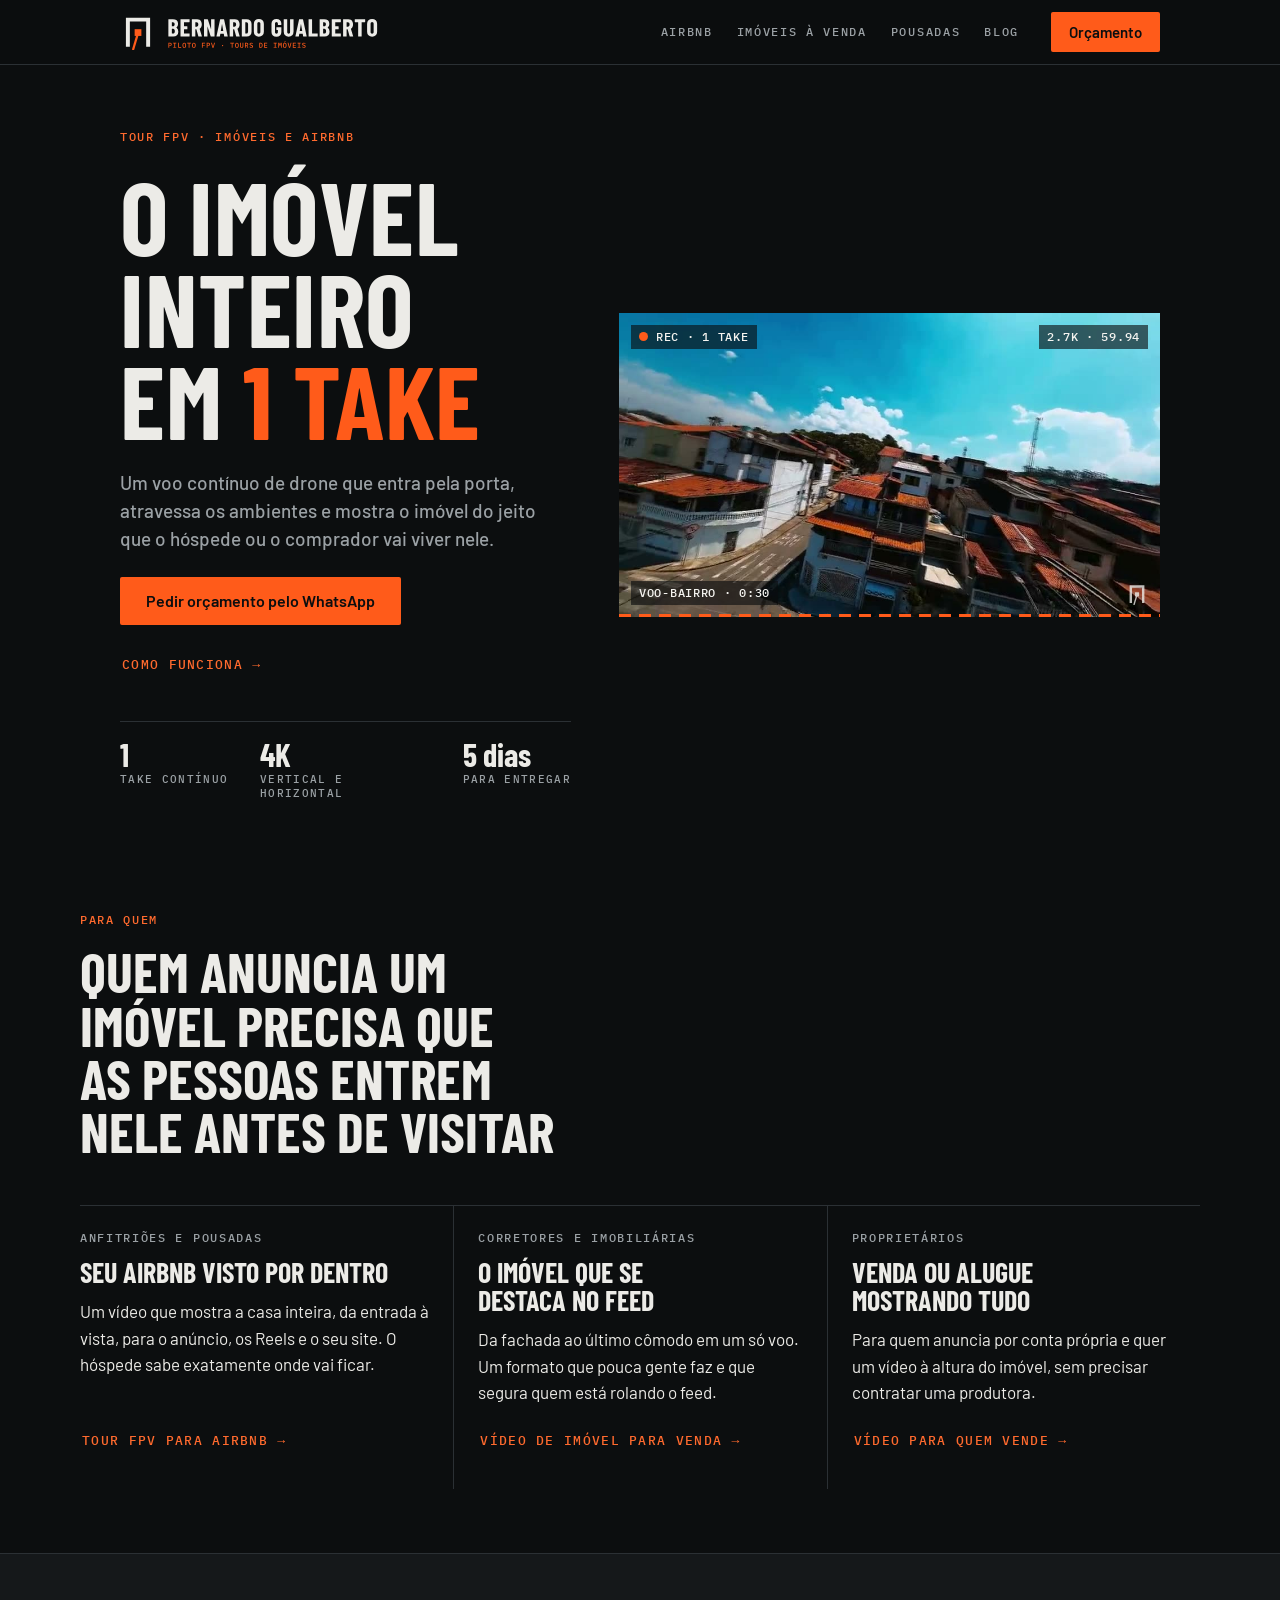
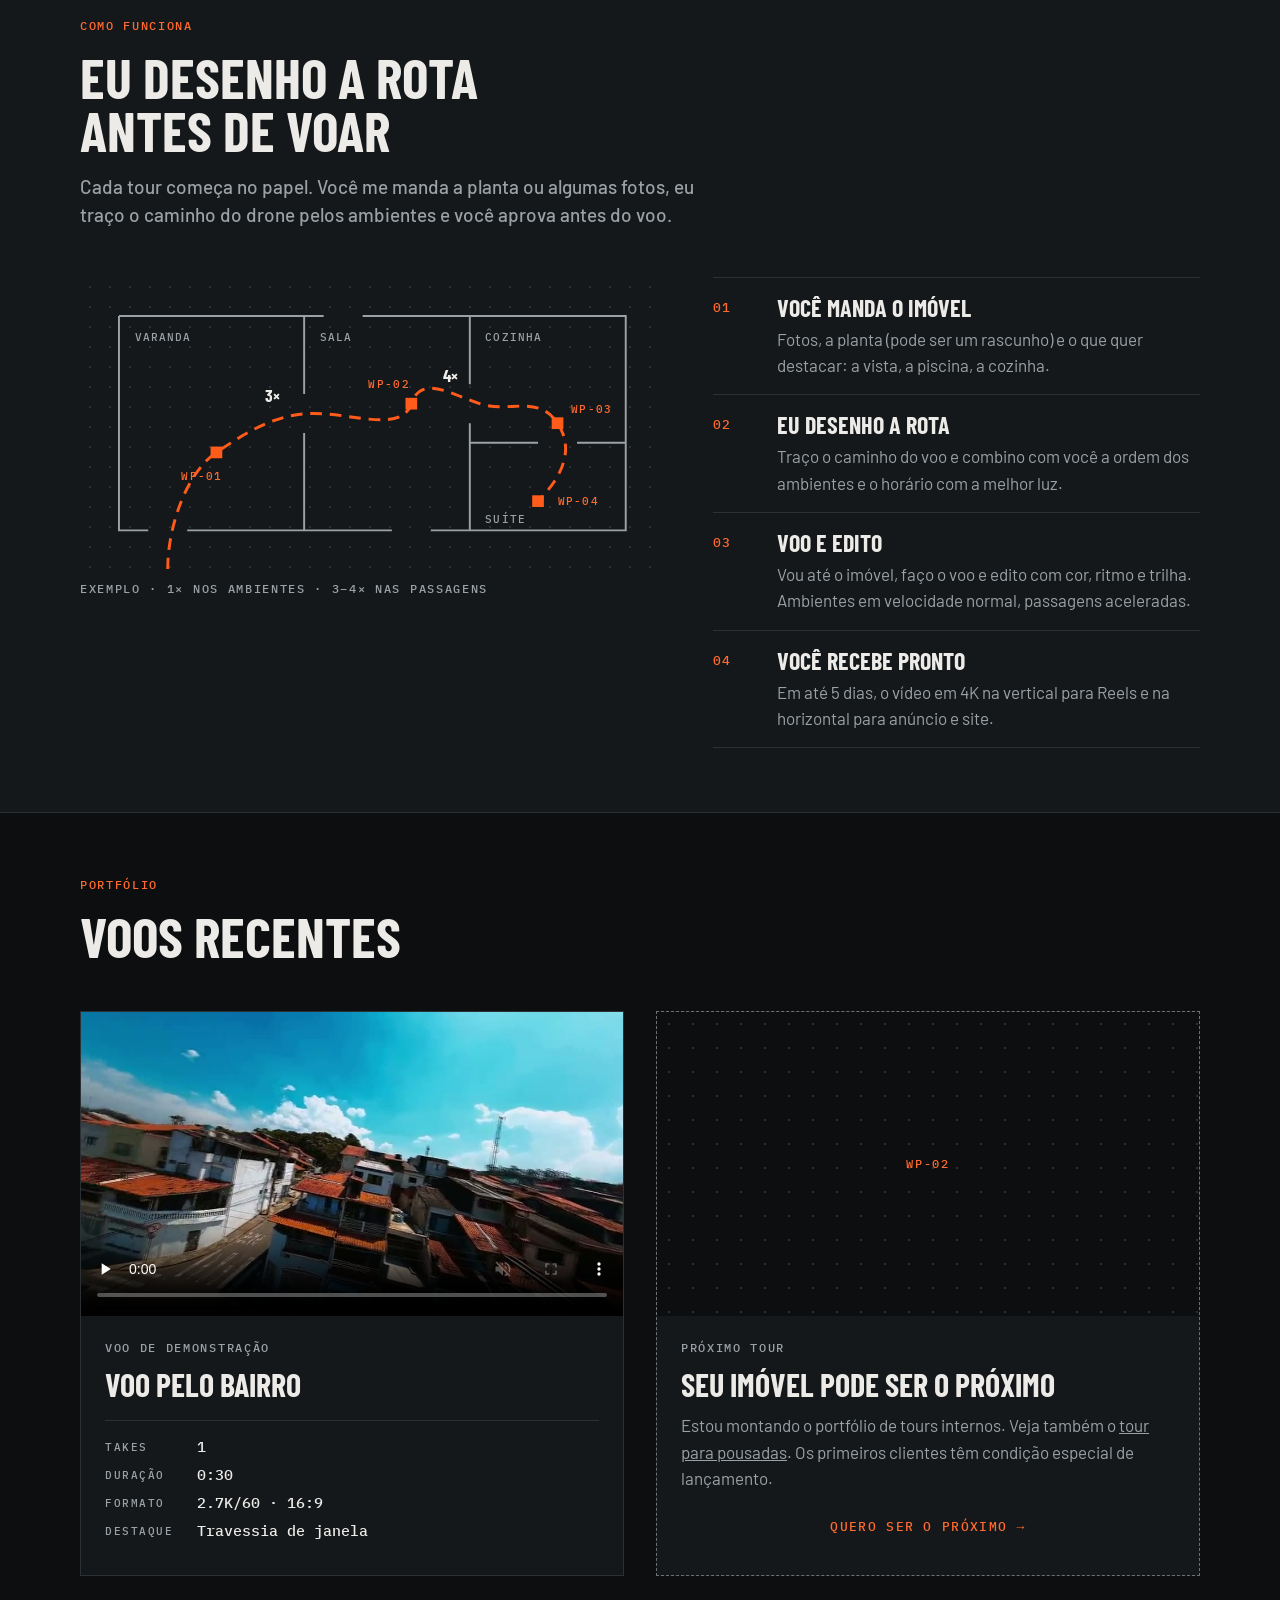
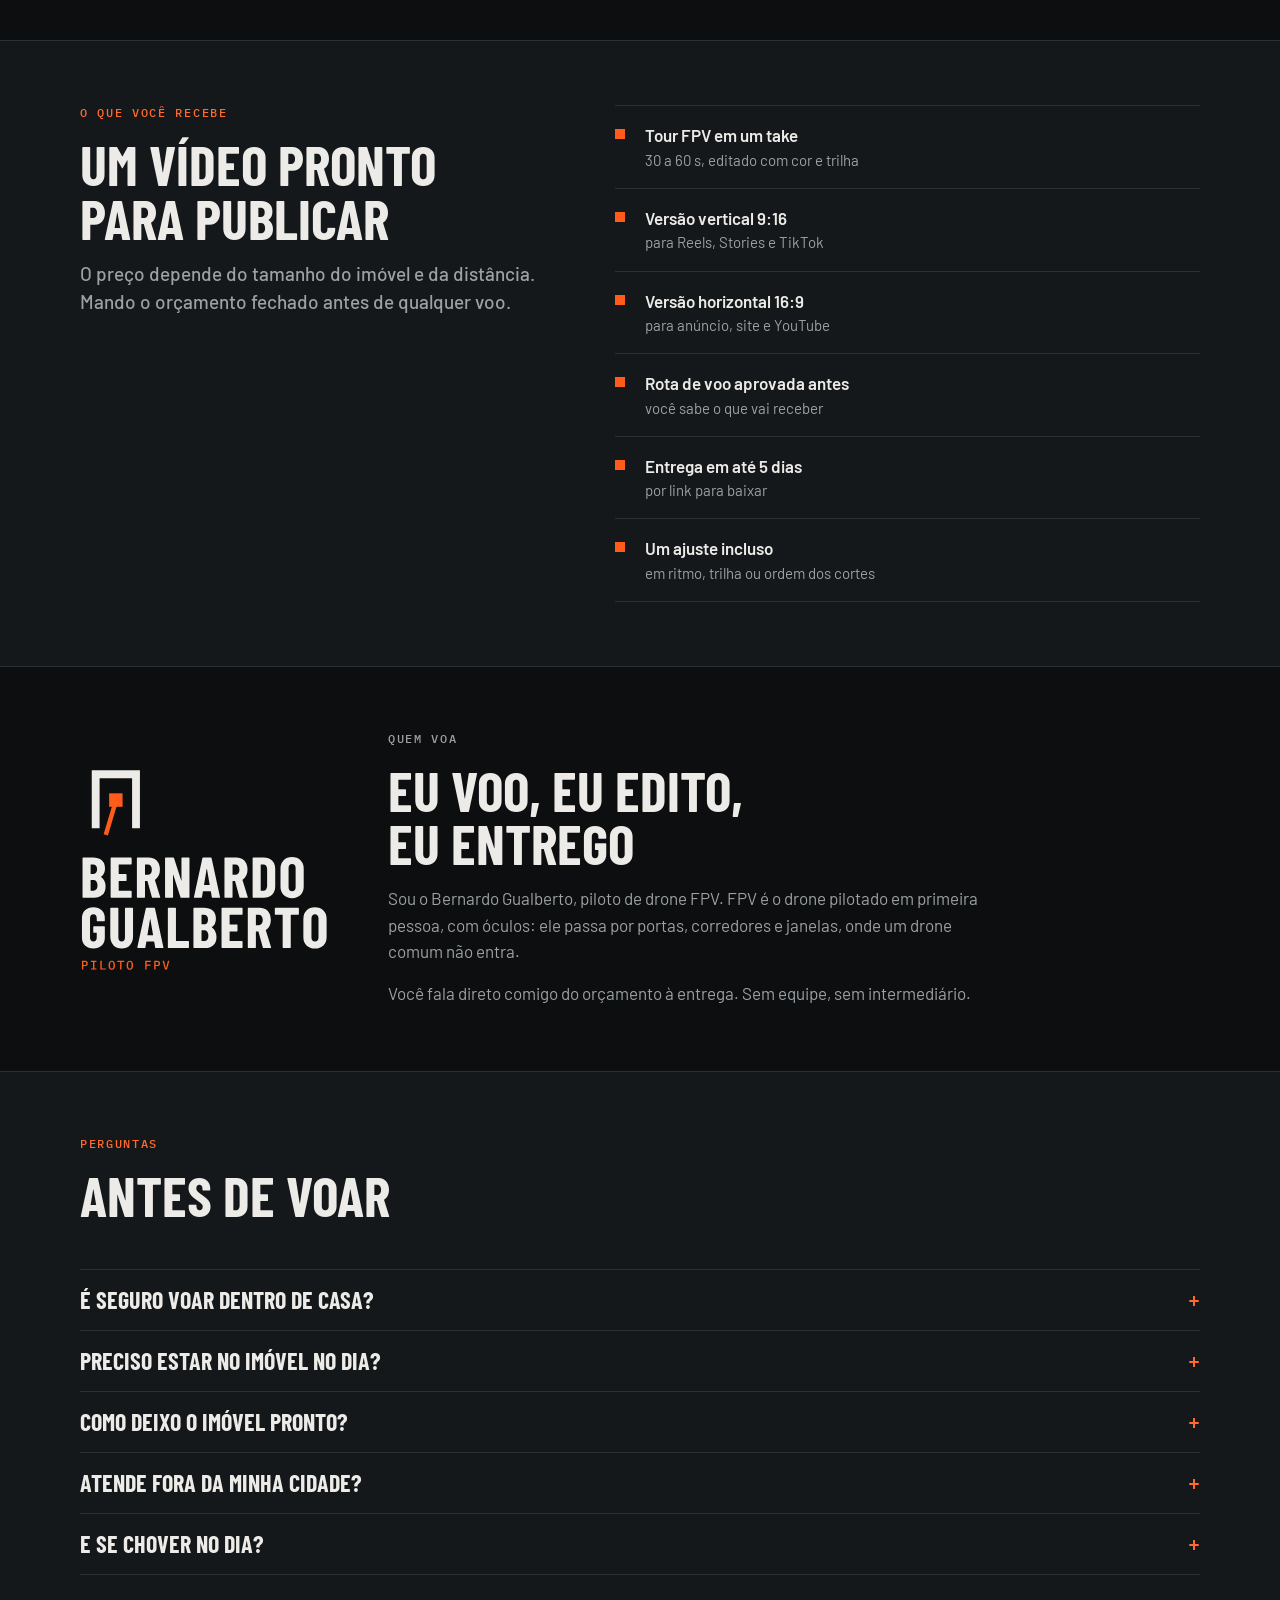
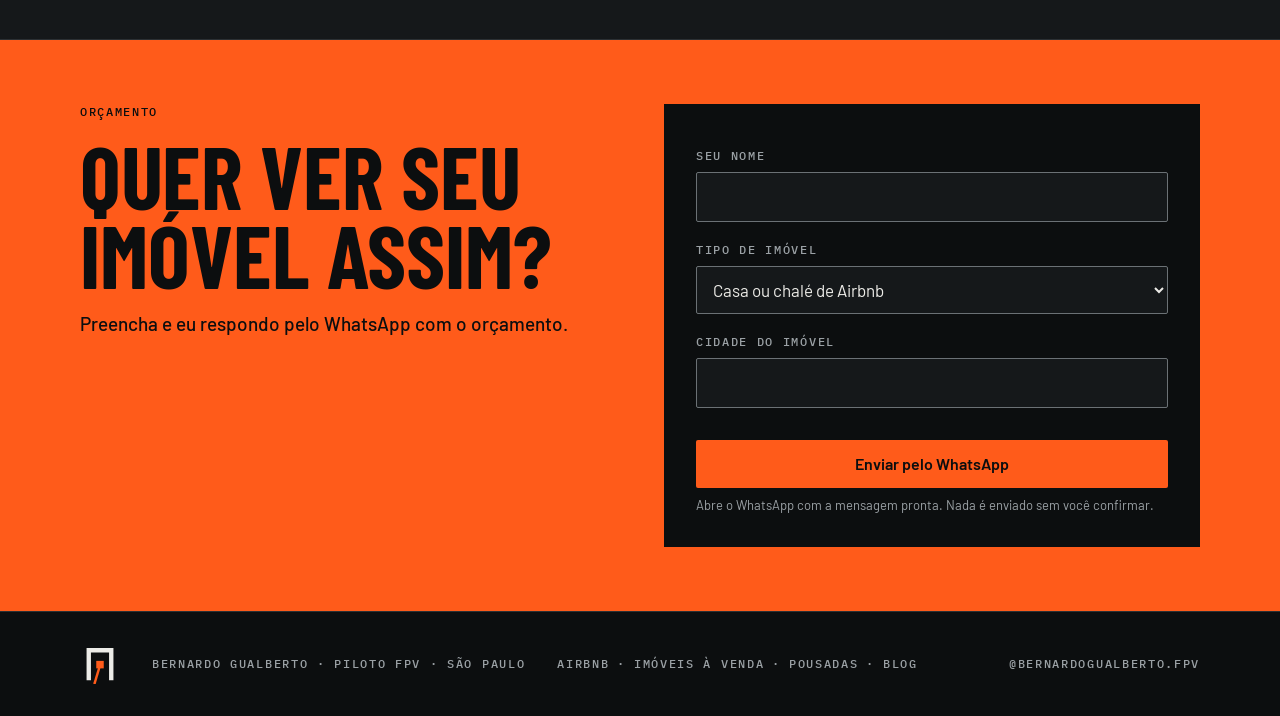
<file: index.html>
<!doctype html>
<html lang="pt-BR">
<head>
<meta charset="utf-8">
<meta name="viewport" content="width=device-width, initial-scale=1, viewport-fit=cover">
<title>Bernardo Gualberto · Tour FPV de imóveis e Airbnb</title>
<meta name="description" content="Tour FPV de imóveis, Airbnb e pousadas: um voo contínuo de drone que entra pela porta e mostra o imóvel inteiro em um take. Orçamento pelo WhatsApp.">
<meta name="robots" content="index, follow, max-image-preview:large, max-video-preview:-1">
<meta name="theme-color" content="#0c0e0f">
<link rel="apple-touch-icon" href="/assets/apple-touch-icon.png">
<link rel="manifest" href="/site.webmanifest">
<meta property="og:site_name" content="Gualberto Studio">
<link rel="icon" href="favicon.svg" type="image/svg+xml">
<link rel="canonical" href="https://gualbertostudio.com/">
<meta property="og:type" content="website">
<meta property="og:locale" content="pt_BR">
<meta property="og:title" content="Bernardo Gualberto · Tour FPV de imóveis">
<meta property="og:description" content="O imóvel inteiro em um take. Tour FPV para Airbnb, pousadas e imóveis à venda.">
<meta property="og:url" content="https://gualbertostudio.com/">
<meta property="og:image" content="https://gualbertostudio.com/assets/og.png">
<meta name="twitter:card" content="summary_large_image">
<link rel="preload" href="assets/fonts/barlow-condensed-latin-700-normal.woff2" as="font" type="font/woff2" crossorigin>
<link rel="stylesheet" href="styles.css">
<script type="application/ld+json">
{
 "@context": "https://schema.org",
 "@graph": [
  {
   "@type": "ProfessionalService",
   "@id": "https://gualbertostudio.com/#negocio",
   "name": "Gualberto Studio · Tour FPV",
   "alternateName": "Bernardo Gualberto Piloto FPV",
   "description": "Tour FPV de imóveis, Airbnb e pousadas: um voo contínuo de drone que mostra o imóvel inteiro em um take.",
   "url": "https://gualbertostudio.com/",
   "image": "https://gualbertostudio.com/assets/og.png",
   "logo": "https://gualbertostudio.com/assets/apple-touch-icon.png",
   "telephone": "+55-11-96637-6200",
   "priceRange": "Sob orçamento",
   "areaServed": {
    "@type": "State",
    "name": "São Paulo"
   },
   "address": {
    "@type": "PostalAddress",
    "addressRegion": "SP",
    "addressCountry": "BR"
   },
   "founder": {
    "@id": "https://gualbertostudio.com/#bernardo"
   },
   "sameAs": [
    "https://www.instagram.com/bernardogualberto.fpv/"
   ],
   "hasOfferCatalog": {
    "@type": "OfferCatalog",
    "name": "Serviços de filmagem FPV",
    "itemListElement": [
     {
      "@type": "Offer",
      "itemOffered": {
       "@type": "Service",
       "name": "Tour FPV para Airbnb",
       "url": "https://gualbertostudio.com/tour-fpv-airbnb/"
      }
     },
     {
      "@type": "Offer",
      "itemOffered": {
       "@type": "Service",
       "name": "Vídeo de imóvel com drone FPV",
       "url": "https://gualbertostudio.com/video-imovel-drone-fpv/"
      }
     },
     {
      "@type": "Offer",
      "itemOffered": {
       "@type": "Service",
       "name": "Filmagem FPV para pousadas e hotéis",
       "url": "https://gualbertostudio.com/filmagem-fpv-pousadas-hoteis/"
      }
     }
    ]
   }
  },
  {
   "@type": "Person",
   "@id": "https://gualbertostudio.com/#bernardo",
   "name": "Bernardo Gualberto",
   "jobTitle": "Piloto de drone FPV",
   "url": "https://gualbertostudio.com/",
   "sameAs": [
    "https://www.instagram.com/bernardogualberto.fpv/"
   ]
  },
  {
   "@type": "WebSite",
   "@id": "https://gualbertostudio.com/#site",
   "name": "Gualberto Studio",
   "url": "https://gualbertostudio.com/",
   "inLanguage": "pt-BR",
   "publisher": {
    "@id": "https://gualbertostudio.com/#negocio"
   }
  },
  {
   "@type": "VideoObject",
   "name": "Voo FPV contínuo pelo bairro",
   "description": "Voo de demonstração em um take, atravessando uma janela, filmado por Bernardo Gualberto.",
   "thumbnailUrl": "https://gualbertostudio.com/assets/media/voo-bairro.jpg",
   "contentUrl": "https://gualbertostudio.com/assets/media/voo-bairro.mp4",
   "uploadDate": "2026-10-09",
   "duration": "PT30S"
  },
  {
   "@type": "FAQPage",
   "mainEntity": [
    {
     "@type": "Question",
     "name": "É seguro voar dentro de casa?",
     "acceptedAnswer": {
      "@type": "Answer",
      "text": "Sim. Uso um drone FPV de proteção nas hélices, feito para voo perto de paredes e móveis. Antes do voo, combinamos o que fica guardado e quem fica fora do caminho."
     }
    },
    {
     "@type": "Question",
     "name": "Preciso estar no imóvel no dia?",
     "acceptedAnswer": {
      "@type": "Answer",
      "text": "Não precisa. Basta alguém abrir o imóvel e deixar os ambientes arrumados. O voo leva de 1 a 2 horas, contando os testes."
     }
    },
    {
     "@type": "Question",
     "name": "Como deixo o imóvel pronto?",
     "acceptedAnswer": {
      "@type": "Answer",
      "text": "Como para uma visita: camas feitas, bancadas livres, luzes acesas e cortinas abertas. Mando um checklist depois da aprovação."
     }
    },
    {
     "@type": "Question",
     "name": "Atende fora da minha cidade?",
     "acceptedAnswer": {
      "@type": "Answer",
      "text": "Atendo São Paulo e região. Para outras cidades, o deslocamento entra no orçamento."
     }
    },
    {
     "@type": "Question",
     "name": "E se chover no dia?",
     "acceptedAnswer": {
      "@type": "Answer",
      "text": "Remarcamos sem custo. Tour interno pode acontecer com tempo nublado; o voo externo depende do vento e da chuva."
     }
    }
   ]
  }
 ]
}
</script>
</head>
<body>

<header class="topo">
  <div class="topo__in">
    <a href="#inicio" class="topo__marca" aria-label="Bernardo Gualberto, início">
      <img src="assets/logos/assinatura-horizontal-noite.svg" alt="Bernardo Gualberto, piloto FPV" width="360" height="64">
    </a>
    <nav class="topo__nav" aria-label="Seções">
      <a href="/tour-fpv-airbnb/">Airbnb</a>
      <a href="/video-imovel-drone-fpv/">Imóveis à venda</a>
      <a href="/filmagem-fpv-pousadas-hoteis/">Pousadas</a>
      <a href="/blog/">Blog</a>
    </nav>
    <a class="btn btn--primario btn--peq js-whats" href="#contato" data-msg="Oi Bernardo, quero um orçamento de tour FPV.">Orçamento</a>
  </div>
</header>

<main id="inicio">

  <!-- HERO: o vídeo é a prova -->
  <section class="hero">
    <div class="hero__texto">
      <p class="rotulo rotulo--sinal">Tour FPV · Imóveis e Airbnb</p>
      <h1 class="hero__titulo">O imóvel inteiro em <span class="destaque">1 take</span></h1>
      <p class="lead">Um voo contínuo de drone que entra pela porta, atravessa os ambientes e mostra o imóvel do jeito que o hóspede ou o comprador vai viver nele.</p>
      <div class="acoes">
        <a class="btn btn--primario js-whats" href="#contato" data-msg="Oi Bernardo, quero um orçamento de tour FPV.">Pedir orçamento pelo WhatsApp</a>
        <a class="btn btn--rota" href="#como-funciona">Como funciona →</a>
      </div>
      <ul class="hero__dados">
        <li><b>1</b><span>take contínuo</span></li>
        <li><b>4K</b><span>vertical e horizontal</span></li>
        <li><b>5 dias</b><span>para entregar</span></li>
      </ul>
    </div>
    <figure class="quadro hero__video">
      <video src="assets/media/voo-bairro.mp4" poster="assets/media/voo-bairro.jpg" autoplay muted loop playsinline preload="metadata" aria-label="Voo FPV contínuo pelo bairro, atravessando uma janela"></video>
      <div class="osd osd--te"><span class="osd__rec"></span>REC · 1 TAKE</div>
      <div class="osd osd--td">2.7K · 59.94</div>
      <div class="osd osd--be">VOO-BAIRRO · 0:30</div>
      <img class="osd--bd osd__marca" src="assets/logos/simbolo-mono-claro.svg" alt="" width="22" height="22">
    </figure>
  </section>

  <!-- PARA QUEM -->
  <section class="secao" id="para-quem">
    <div class="secao__cab">
      <p class="rotulo rotulo--sinal">Para quem</p>
      <h2 class="titulo-secao">Quem anuncia um imóvel precisa que as pessoas entrem nele antes de visitar</h2>
    </div>
    <div class="publicos">
      <article class="publico">
        <p class="rotulo">Anfitriões e pousadas</p>
        <h3>Seu Airbnb visto por dentro</h3>
        <p>Um vídeo que mostra a casa inteira, da entrada à vista, para o anúncio, os Reels e o seu site. O hóspede sabe exatamente onde vai ficar.</p>
        <a class="btn btn--rota" href="/tour-fpv-airbnb/">Tour FPV para Airbnb →</a>
      </article>
      <article class="publico">
        <p class="rotulo">Corretores e imobiliárias</p>
        <h3>O imóvel que se destaca no feed</h3>
        <p>Da fachada ao último cômodo em um só voo. Um formato que pouca gente faz e que segura quem está rolando o feed.</p>
        <a class="btn btn--rota" href="/video-imovel-drone-fpv/">Vídeo de imóvel para venda →</a>
      </article>
      <article class="publico">
        <p class="rotulo">Proprietários</p>
        <h3>Venda ou alugue mostrando tudo</h3>
        <p>Para quem anuncia por conta própria e quer um vídeo à altura do imóvel, sem precisar contratar uma produtora.</p>
        <a class="btn btn--rota" href="/video-imovel-drone-fpv/">Vídeo para quem vende →</a>
      </article>
    </div>
  </section>

  <!-- COMO FUNCIONA: sequência real, por isso numerada -->
  <section class="secao secao--alivio" id="como-funciona">
    <div class="secao__cab">
      <p class="rotulo rotulo--sinal">Como funciona</p>
      <h2 class="titulo-secao">Eu desenho a rota antes de voar</h2>
      <p class="lead">Cada tour começa no papel. Você me manda a planta ou algumas fotos, eu traço o caminho do drone pelos ambientes e você aprova antes do voo.</p>
    </div>
    <div class="rota-grid">
      <figure class="rota" aria-label="Exemplo de rota de voo sobre a planta de uma casa">
        <svg viewBox="0 0 600 300" role="img">
          <title>Exemplo de rota de voo: entra pela varanda, passa pela sala e pela cozinha e termina na suíte</title>
          <path class="parede" d="M40 40H250M290 40H560V260H360M320 260H110M70 260H40V40"/>
          <path class="parede" d="M230 40V120M230 160V260"/>
          <path class="parede" d="M400 40V110M400 150V260"/>
          <path class="parede" d="M400 170H470M510 170H560"/>
          <text class="amb" x="56" y="66">VARANDA</text>
          <text class="amb" x="246" y="66">SALA</text>
          <text class="amb" x="416" y="66">COZINHA</text>
          <text class="amb" x="416" y="252">SUÍTE</text>
          <path class="linha-rota" d="M90 300C90 255 110 200 140 180S200 140 240 140S330 160 340 130S380 120 410 130S470 120 490 150S490 210 470 230"/>
          <rect class="wp" x="134" y="174" width="12" height="12"/><text class="wp-txt" x="104" y="208">WP-01</text>
          <rect class="wp" x="334" y="124" width="12" height="12"/><text class="wp-txt" x="296" y="114">WP-02</text>
          <rect class="wp" x="484" y="144" width="12" height="12"/><text class="wp-txt" x="504" y="140">WP-03</text>
          <rect class="wp" x="464" y="224" width="12" height="12"/><text class="wp-txt" x="490" y="234">WP-04</text>
          <text class="vel" x="190" y="128">3×</text><text class="vel" x="372" y="108">4×</text>
        </svg>
        <figcaption class="rotulo">Exemplo · 1× nos ambientes · 3–4× nas passagens</figcaption>
      </figure>
      <ol class="passos">
        <li><span class="passos__n">01</span><div><h3>Você manda o imóvel</h3><p>Fotos, a planta (pode ser um rascunho) e o que quer destacar: a vista, a piscina, a cozinha.</p></div></li>
        <li><span class="passos__n">02</span><div><h3>Eu desenho a rota</h3><p>Traço o caminho do voo e combino com você a ordem dos ambientes e o horário com a melhor luz.</p></div></li>
        <li><span class="passos__n">03</span><div><h3>Voo e edito</h3><p>Vou até o imóvel, faço o voo e edito com cor, ritmo e trilha. Ambientes em velocidade normal, passagens aceleradas.</p></div></li>
        <li><span class="passos__n">04</span><div><h3>Você recebe pronto</h3><p>Em até 5 dias, o vídeo em 4K na vertical para Reels e na horizontal para anúncio e site.</p></div></li>
      </ol>
    </div>
  </section>

  <!-- PORTFÓLIO -->
  <section class="secao" id="portfolio">
    <div class="secao__cab">
      <p class="rotulo rotulo--sinal">Portfólio</p>
      <h2 class="titulo-secao">Voos recentes</h2>
    </div>
    <div class="portfolio">
      <article class="ficha">
        <figure class="quadro">
          <video src="assets/media/voo-bairro.mp4" poster="assets/media/voo-bairro.jpg" controls muted playsinline preload="none" aria-label="Voo FPV pelo bairro"></video>
        </figure>
        <div class="ficha__corpo">
          <p class="rotulo rotulo--sinal">Voo de demonstração</p>
          <h3>Voo pelo bairro</h3>
          <dl>
            <dt>Takes</dt><dd>1</dd>
            <dt>Duração</dt><dd>0:30</dd>
            <dt>Formato</dt><dd>2.7K/60 · 16:9</dd>
            <dt>Destaque</dt><dd>Travessia de janela</dd>
          </dl>
        </div>
      </article>
      <article class="ficha ficha--vaga">
        <div class="quadro quadro--vazio">
          <span class="rotulo">WP-02</span>
        </div>
        <div class="ficha__corpo">
          <p class="rotulo rotulo--sinal">Próximo tour</p>
          <h3>Seu imóvel pode ser o próximo</h3>
          <p>Estou montando o portfólio de tours internos. Veja também o <a href="/filmagem-fpv-pousadas-hoteis/">tour para pousadas</a>. Os primeiros clientes têm condição especial de lançamento.</p>
          <a class="btn btn--rota js-whats" href="#contato" data-msg="Oi Bernardo, vi a condição de lançamento e quero um orçamento de tour FPV.">Quero ser o próximo →</a>
        </div>
      </article>
    </div>
  </section>

  <!-- O QUE VEM NO PACOTE -->
  <section class="secao secao--alivio" id="pacote">
    <div class="pacote">
      <div class="secao__cab">
        <p class="rotulo rotulo--sinal">O que você recebe</p>
        <h2 class="titulo-secao">Um vídeo pronto para publicar</h2>
        <p class="lead">O preço depende do tamanho do imóvel e da distância. Mando o orçamento fechado antes de qualquer voo.</p>
      </div>
      <ul class="entregas">
        <li><b>Tour FPV em um take</b><span>30 a 60 s, editado com cor e trilha</span></li>
        <li><b>Versão vertical 9:16</b><span>para Reels, Stories e TikTok</span></li>
        <li><b>Versão horizontal 16:9</b><span>para anúncio, site e YouTube</span></li>
        <li><b>Rota de voo aprovada antes</b><span>você sabe o que vai receber</span></li>
        <li><b>Entrega em até 5 dias</b><span>por link para baixar</span></li>
        <li><b>Um ajuste incluso</b><span>em ritmo, trilha ou ordem dos cortes</span></li>
      </ul>
    </div>
  </section>

  <!-- SOBRE -->
  <section class="secao" id="sobre">
    <div class="sobre">
      <img class="sobre__marca" src="assets/logos/assinatura-empilhada-noite.svg" alt="Bernardo Gualberto, piloto FPV" width="250" height="236">
      <div class="sobre__texto">
        <p class="rotulo rotulo--sinal">Quem voa</p>
        <h2 class="titulo-secao">Eu voo, eu edito, eu entrego</h2>
        <p>Sou o Bernardo Gualberto, piloto de drone FPV. FPV é o drone pilotado em primeira pessoa, com óculos: ele passa por portas, corredores e janelas, onde um drone comum não entra.</p>
        <p>Você fala direto comigo do orçamento à entrega. Sem equipe, sem intermediário.</p>
      </div>
    </div>
  </section>

  <!-- PERGUNTAS -->
  <section class="secao secao--alivio" id="perguntas">
    <div class="secao__cab">
      <p class="rotulo rotulo--sinal">Perguntas</p>
      <h2 class="titulo-secao">Antes de voar</h2>
    </div>
    <div class="faq">
      <details>
        <summary>É seguro voar dentro de casa?</summary>
        <p>Sim. Uso um drone FPV de proteção nas hélices, feito para voo perto de paredes e móveis. Antes do voo, combinamos o que fica guardado e quem fica fora do caminho.</p>
      </details>
      <details>
        <summary>Preciso estar no imóvel no dia?</summary>
        <p>Não precisa. Basta alguém abrir o imóvel e deixar os ambientes arrumados. O voo leva de 1 a 2 horas, contando os testes.</p>
      </details>
      <details>
        <summary>Como deixo o imóvel pronto?</summary>
        <p>Como para uma visita: camas feitas, bancadas livres, luzes acesas e cortinas abertas. Mando um checklist depois da aprovação.</p>
      </details>
      <details>
        <summary>Atende fora da minha cidade?</summary>
        <p>Atendo São Paulo e região. Para outras cidades, o deslocamento entra no orçamento.</p>
      </details>
      <details>
        <summary>E se chover no dia?</summary>
        <p>Remarcamos sem custo. Tour interno pode acontecer com tempo nublado; o voo externo depende do vento e da chuva.</p>
      </details>
    </div>
  </section>

  <!-- CONTATO: monta a mensagem e abre o WhatsApp -->
  <section class="secao contato" id="contato">
    <div class="contato__in">
      <div class="secao__cab">
        <p class="rotulo rotulo--sinal">Orçamento</p>
        <h2 class="contato__titulo">Quer ver seu imóvel assim?</h2>
        <p class="lead">Preencha e eu respondo pelo WhatsApp com o orçamento.</p>
      </div>
      <form class="form" id="form-orcamento" novalidate>
        <label for="f-nome">Seu nome</label>
        <input id="f-nome" name="nome" autocomplete="name" required>
        <label for="f-tipo">Tipo de imóvel</label>
        <select id="f-tipo" name="tipo">
          <option>Casa ou chalé de Airbnb</option>
          <option>Pousada ou hotel</option>
          <option>Apartamento</option>
          <option>Casa à venda</option>
          <option>Sítio ou chácara</option>
          <option>Outro</option>
        </select>
        <label for="f-cidade">Cidade do imóvel</label>
        <input id="f-cidade" name="cidade" autocomplete="address-level2" required>
        <p class="form__erro" id="form-erro" hidden>Preencha seu nome e a cidade do imóvel.</p>
        <button class="btn btn--primario" type="submit">Enviar pelo WhatsApp</button>
        <p class="nota">Abre o WhatsApp com a mensagem pronta. Nada é enviado sem você confirmar.</p>
      </form>
    </div>
  </section>

</main>

<footer class="rodape">
  <div class="rodape__in">
    <img src="assets/logos/simbolo-noite.svg" alt="" width="40" height="40">
    <p class="rotulo">Bernardo Gualberto · Piloto FPV · São Paulo</p>
    <p class="rodape__links rotulo"><a href="/tour-fpv-airbnb/">Airbnb</a> · <a href="/video-imovel-drone-fpv/">Imóveis à venda</a> · <a href="/filmagem-fpv-pousadas-hoteis/">Pousadas</a> · <a href="/blog/">Blog</a></p>
    <a class="rotulo" href="https://www.instagram.com/bernardogualberto.fpv/" rel="noopener">@bernardogualberto.fpv</a>
  </div>
</footer>

<a class="whats-flutuante js-whats" href="#contato" data-msg="Oi Bernardo, quero um orçamento de tour FPV." aria-label="Falar no WhatsApp">Orçamento</a>

<script src="script.js" defer></script>
</body>
</html>
</file>
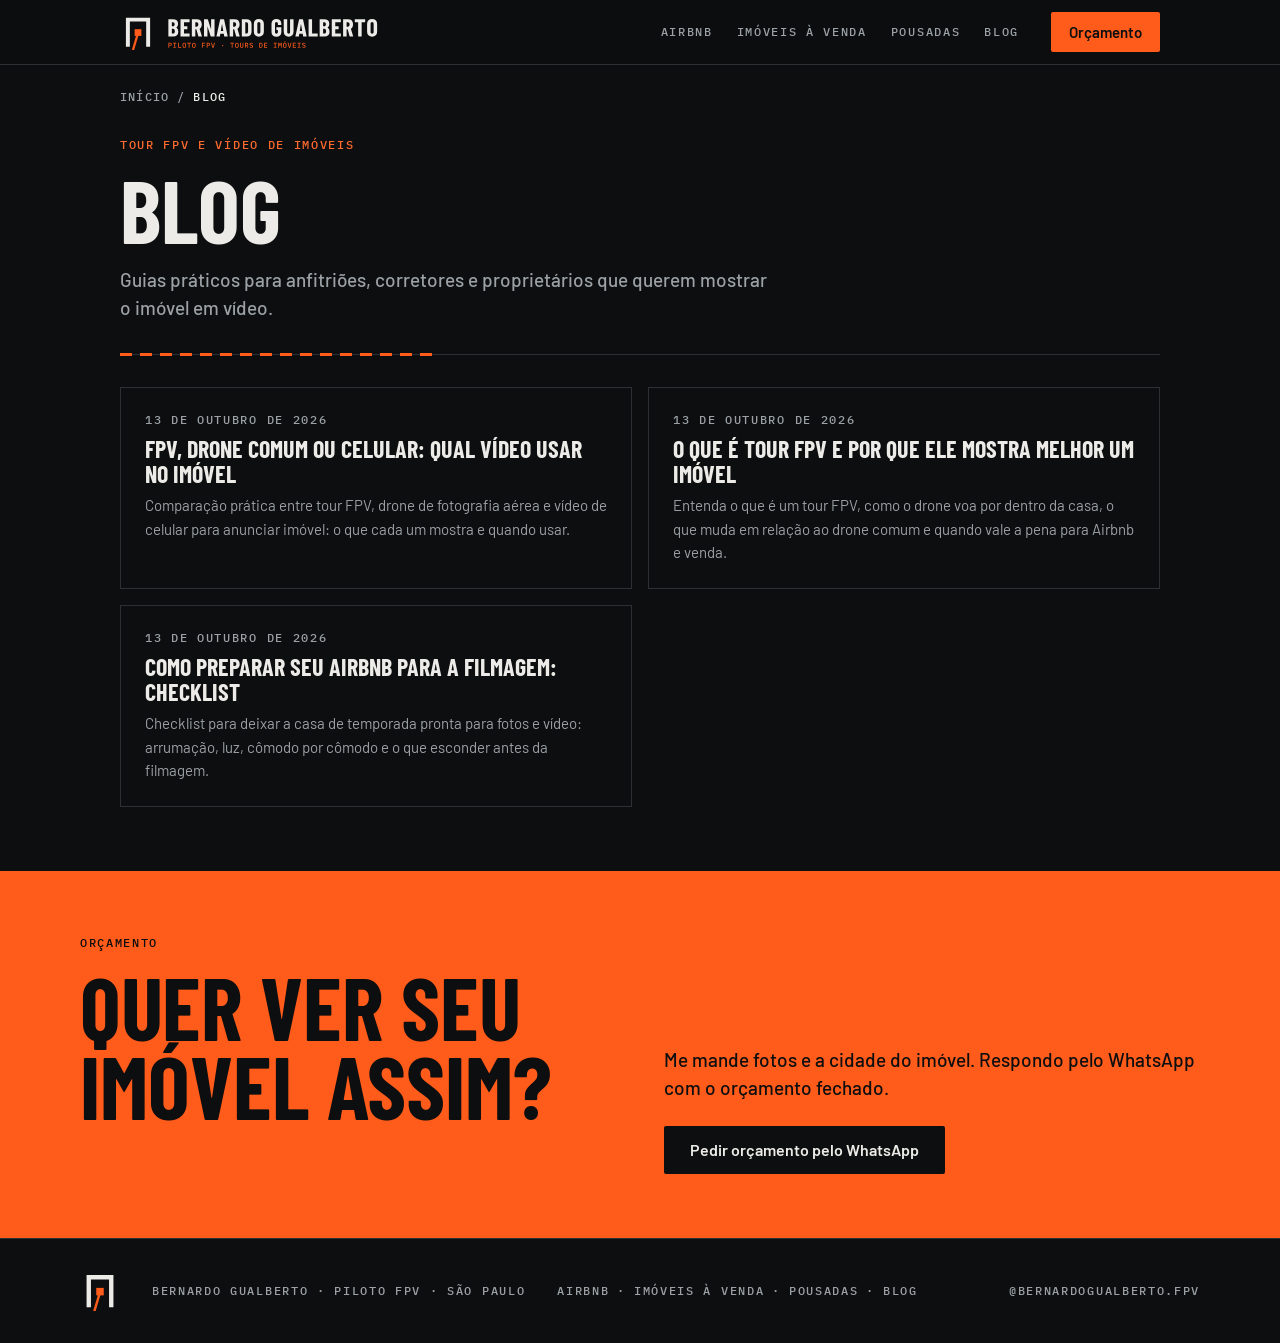
<file: blog/index.html>
<!doctype html>
<html lang="pt-BR">
<head>
<meta charset="utf-8">
<meta name="viewport" content="width=device-width, initial-scale=1, viewport-fit=cover">
<title>Blog sobre tour FPV e vídeo de imóveis · Bernardo Gualberto</title>
<meta name="description" content="Guias sobre tour FPV, vídeo para Airbnb e filmagem de imóveis com drone, escritos por quem voa.">
<meta name="robots" content="index, follow, max-image-preview:large, max-video-preview:-1">
<meta name="theme-color" content="#0c0e0f">
<link rel="icon" href="/favicon.svg" type="image/svg+xml">
<link rel="apple-touch-icon" href="/assets/apple-touch-icon.png">
<link rel="manifest" href="/site.webmanifest">
<link rel="canonical" href="https://gualbertostudio.com/blog/">
<meta property="og:type" content="website">
<meta property="og:locale" content="pt_BR">
<meta property="og:site_name" content="Gualberto Studio">
<meta property="og:title" content="Blog sobre tour FPV e vídeo de imóveis · Bernardo Gualberto">
<meta property="og:description" content="Guias sobre tour FPV, vídeo para Airbnb e filmagem de imóveis com drone, escritos por quem voa.">
<meta property="og:url" content="https://gualbertostudio.com/blog/">
<meta property="og:image" content="https://gualbertostudio.com/assets/og.png">
<meta name="twitter:card" content="summary_large_image">
<link rel="preload" href="/assets/fonts/barlow-condensed-latin-700-normal.woff2" as="font" type="font/woff2" crossorigin>
<link rel="stylesheet" href="/styles.css">
<script type="application/ld+json">
{
 "@context": "https://schema.org",
 "@graph": [
  {
   "@type": "Blog",
   "@id": "https://gualbertostudio.com/blog/#blog",
   "name": "Blog · Bernardo Gualberto",
   "url": "https://gualbertostudio.com/blog/",
   "publisher": {
    "@id": "https://gualbertostudio.com/#negocio"
   },
   "inLanguage": "pt-BR",
   "blogPost": [
    {
     "@type": "BlogPosting",
     "headline": "FPV, drone comum ou celular: qual vídeo usar no imóvel",
     "url": "https://gualbertostudio.com/blog/fpv-drone-comum-ou-celular/",
     "datePublished": "2026-10-13"
    },
    {
     "@type": "BlogPosting",
     "headline": "O que é tour FPV e por que ele mostra melhor um imóvel",
     "url": "https://gualbertostudio.com/blog/o-que-e-tour-fpv/",
     "datePublished": "2026-10-13"
    },
    {
     "@type": "BlogPosting",
     "headline": "Como preparar seu Airbnb para a filmagem: checklist",
     "url": "https://gualbertostudio.com/blog/como-preparar-airbnb-para-filmagem/",
     "datePublished": "2026-10-13"
    }
   ]
  },
  {
   "@type": "BreadcrumbList",
   "itemListElement": [
    {
     "@type": "ListItem",
     "position": 1,
     "name": "Início",
     "item": "https://gualbertostudio.com/"
    },
    {
     "@type": "ListItem",
     "position": 2,
     "name": "Blog"
    }
   ]
  }
 ]
}
</script>
</head>
<body>

<header class="topo">
  <div class="topo__in">
    <a href="/" class="topo__marca" aria-label="Bernardo Gualberto, início">
      <img src="/assets/logos/assinatura-horizontal-noite.svg" alt="Bernardo Gualberto, piloto FPV" width="360" height="64">
    </a>
    <nav class="topo__nav" aria-label="Seções">
      <a href="/tour-fpv-airbnb/">Airbnb</a>
      <a href="/video-imovel-drone-fpv/">Imóveis à venda</a>
      <a href="/filmagem-fpv-pousadas-hoteis/">Pousadas</a>
      <a href="/blog/">Blog</a>
    </nav>
    <a class="btn btn--primario btn--peq js-whats" href="/#contato" data-msg="Oi Bernardo, quero um orçamento de tour FPV.">Orçamento</a>
  </div>
</header>

<main>
  <nav class="trilha" aria-label="Você está em"><a href="/">Início</a> <span aria-hidden="true">/</span> <span aria-current="page">Blog</span></nav>
  <article class="pagina pagina--blog">
    <header class="pagina__cab">
      <p class="rotulo rotulo--sinal">Tour FPV e vídeo de imóveis</p>
      <h1 class="pagina__titulo">Blog</h1>
      <p class="lead">Guias práticos para anfitriões, corretores e proprietários que querem mostrar o imóvel em vídeo.</p>
      
    </header>
    <div class="prosa">
      <div class="relacionados__grade relacionados__grade--lista">
      <a class="card-link" href="/blog/fpv-drone-comum-ou-celular/">
        <span class="rotulo"><time datetime="2026-10-13">13 de outubro de 2026</time></span>
        <strong>FPV, drone comum ou celular: qual vídeo usar no imóvel</strong>
        <span>Comparação prática entre tour FPV, drone de fotografia aérea e vídeo de celular para anunciar imóvel: o que cada um mostra e quando usar.</span>
      </a>
      <a class="card-link" href="/blog/o-que-e-tour-fpv/">
        <span class="rotulo"><time datetime="2026-10-13">13 de outubro de 2026</time></span>
        <strong>O que é tour FPV e por que ele mostra melhor um imóvel</strong>
        <span>Entenda o que é um tour FPV, como o drone voa por dentro da casa, o que muda em relação ao drone comum e quando vale a pena para Airbnb e venda.</span>
      </a>
      <a class="card-link" href="/blog/como-preparar-airbnb-para-filmagem/">
        <span class="rotulo"><time datetime="2026-10-13">13 de outubro de 2026</time></span>
        <strong>Como preparar seu Airbnb para a filmagem: checklist</strong>
        <span>Checklist para deixar a casa de temporada pronta para fotos e vídeo: arrumação, luz, cômodo por cômodo e o que esconder antes da filmagem.</span>
      </a>
      </div>
    </div>
    
  </article>
  
  <section class="secao contato contato--curto">
  <div class="contato__in">
    <div class="secao__cab">
      <p class="rotulo rotulo--sinal">Orçamento</p>
      <h2 class="contato__titulo">Quer ver seu imóvel assim?</h2>
    </div>
    <div class="contato__acao">
      <p class="lead">Me mande fotos e a cidade do imóvel. Respondo pelo WhatsApp com o orçamento fechado.</p>
      <a class="btn btn--escuro js-whats" href="/#contato" data-msg="Oi Bernardo, quero um orçamento de tour FPV.">Pedir orçamento pelo WhatsApp</a>
    </div>
  </div>
</section>
</main>

<footer class="rodape">
  <div class="rodape__in">
    <img src="/assets/logos/simbolo-noite.svg" alt="" width="40" height="40">
    <p class="rotulo">Bernardo Gualberto · Piloto FPV · São Paulo</p>
    <p class="rodape__links rotulo"><a href="/tour-fpv-airbnb/">Airbnb</a> · <a href="/video-imovel-drone-fpv/">Imóveis à venda</a> · <a href="/filmagem-fpv-pousadas-hoteis/">Pousadas</a> · <a href="/blog/">Blog</a></p>
    <a class="rotulo" href="https://www.instagram.com/bernardogualberto.fpv/" rel="noopener">@bernardogualberto.fpv</a>
  </div>
</footer>

<a class="whats-flutuante js-whats" href="/#contato" data-msg="Oi Bernardo, quero um orçamento de tour FPV." aria-label="Falar no WhatsApp">Orçamento</a>
<script src="/script.js" defer></script>
</body>
</html>
</file>
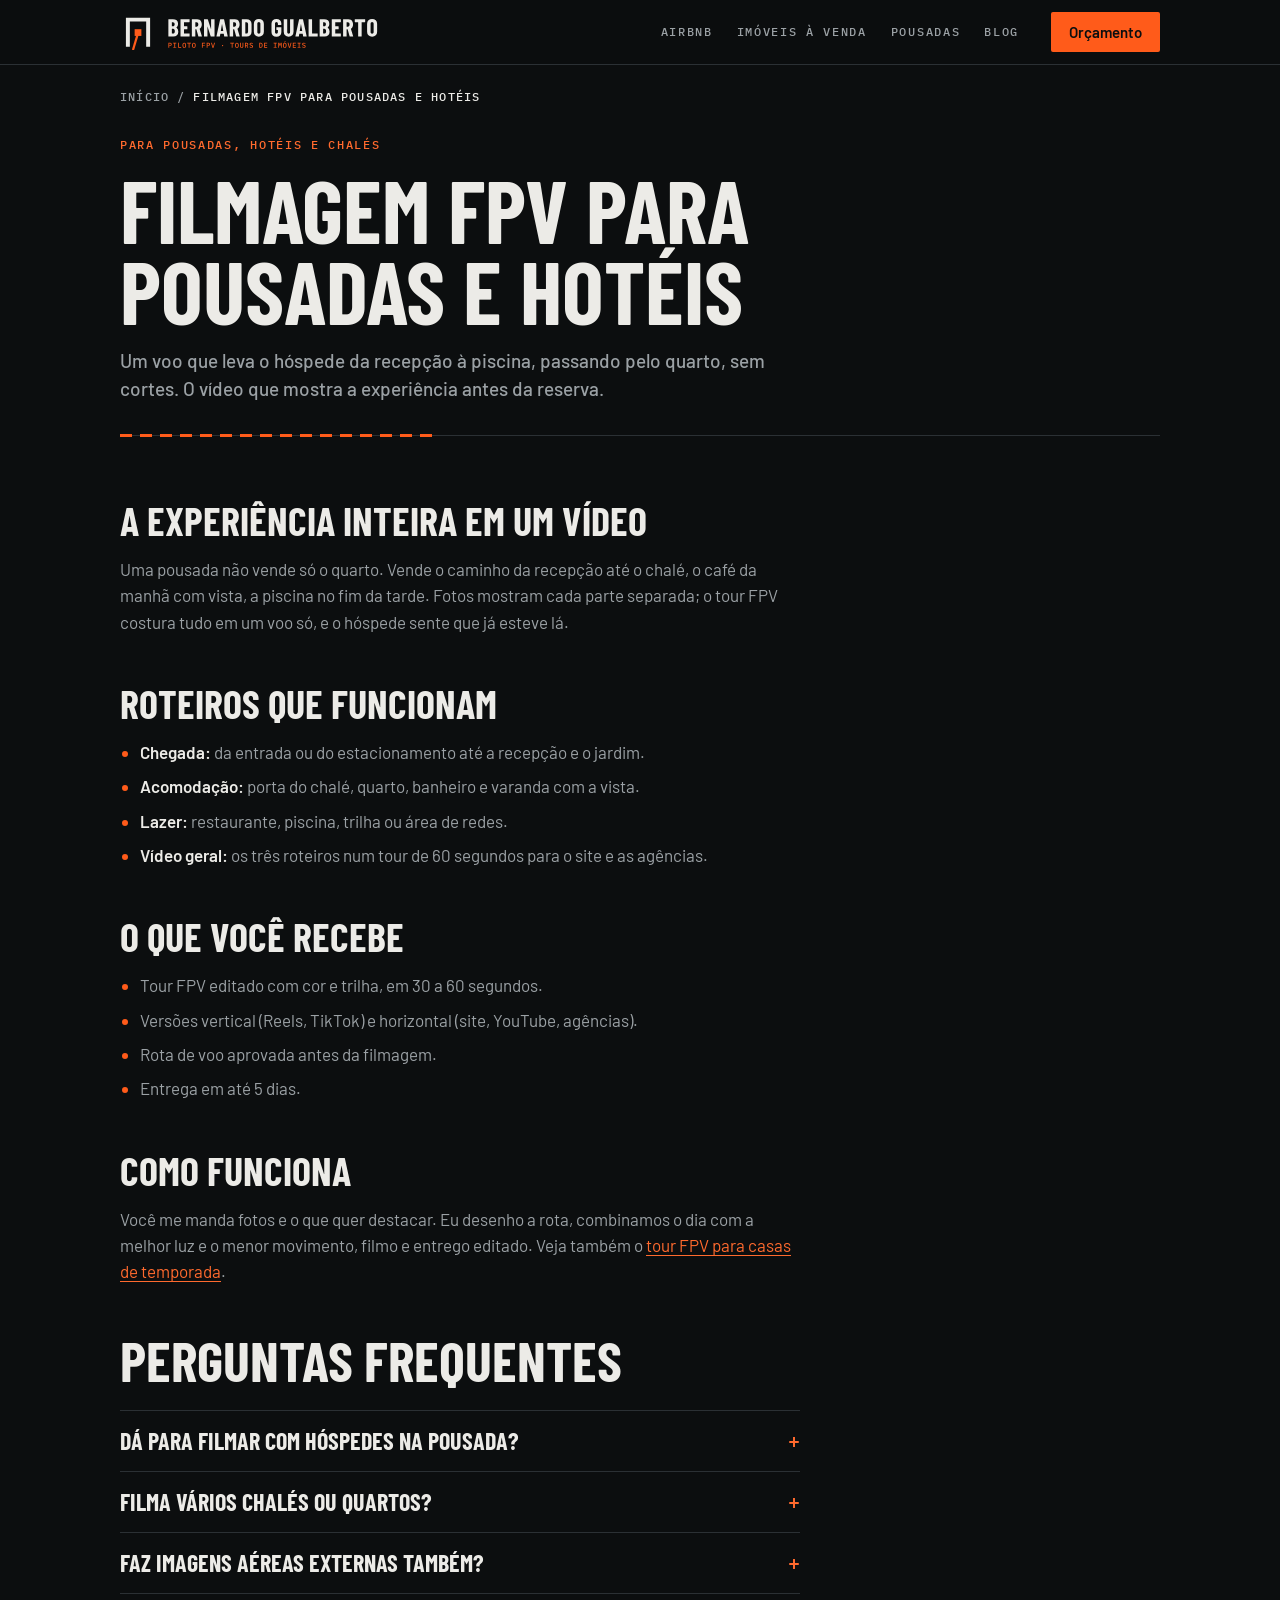
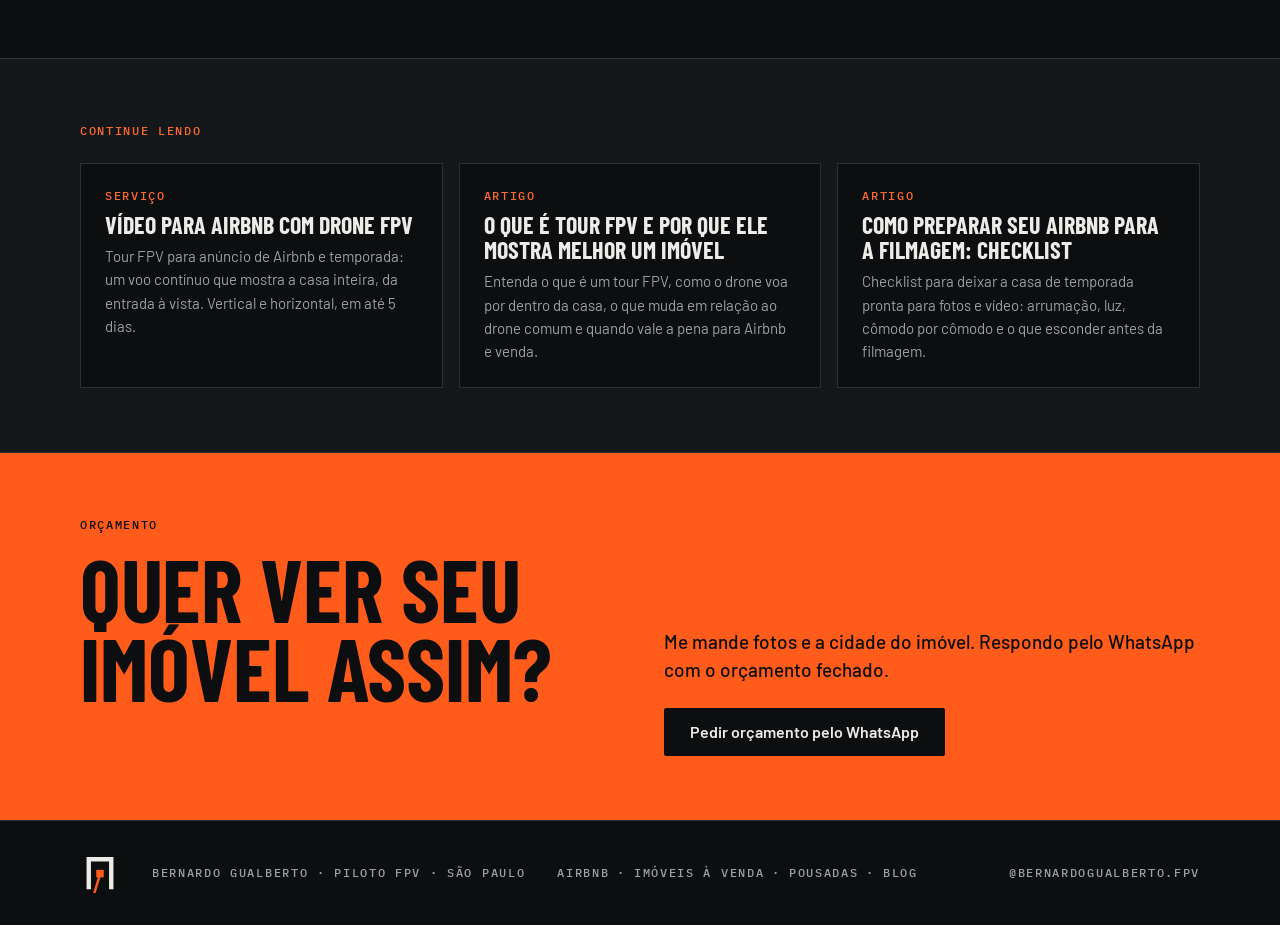
<file: filmagem-fpv-pousadas-hoteis/index.html>
<!doctype html>
<html lang="pt-BR">
<head>
<meta charset="utf-8">
<meta name="viewport" content="width=device-width, initial-scale=1, viewport-fit=cover">
<title>Filmagem FPV para pousadas e hotéis · Tour em vídeo</title>
<meta name="description" content="Tour FPV de pousadas, hotéis e chalés: recepção, quartos, área de lazer e vista em um voo contínuo. Para o site, as redes e as agências de viagem.">
<meta name="robots" content="index, follow, max-image-preview:large, max-video-preview:-1">
<meta name="theme-color" content="#0c0e0f">
<link rel="icon" href="/favicon.svg" type="image/svg+xml">
<link rel="apple-touch-icon" href="/assets/apple-touch-icon.png">
<link rel="manifest" href="/site.webmanifest">
<link rel="canonical" href="https://gualbertostudio.com/filmagem-fpv-pousadas-hoteis/">
<meta property="og:type" content="website">
<meta property="og:locale" content="pt_BR">
<meta property="og:site_name" content="Gualberto Studio">
<meta property="og:title" content="Filmagem FPV para pousadas e hotéis · Tour em vídeo">
<meta property="og:description" content="Tour FPV de pousadas, hotéis e chalés: recepção, quartos, área de lazer e vista em um voo contínuo. Para o site, as redes e as agências de viagem.">
<meta property="og:url" content="https://gualbertostudio.com/filmagem-fpv-pousadas-hoteis/">
<meta property="og:image" content="https://gualbertostudio.com/assets/og.png">
<meta name="twitter:card" content="summary_large_image">
<link rel="preload" href="/assets/fonts/barlow-condensed-latin-700-normal.woff2" as="font" type="font/woff2" crossorigin>
<link rel="stylesheet" href="/styles.css">
<script type="application/ld+json">
{
 "@context": "https://schema.org",
 "@graph": [
  {
   "@type": "BreadcrumbList",
   "itemListElement": [
    {
     "@type": "ListItem",
     "position": 1,
     "name": "Início",
     "item": "https://gualbertostudio.com/"
    },
    {
     "@type": "ListItem",
     "position": 2,
     "name": "Filmagem FPV para pousadas e hotéis"
    }
   ]
  },
  {
   "@type": "Service",
   "@id": "https://gualbertostudio.com/filmagem-fpv-pousadas-hoteis/#servico",
   "name": "Tour FPV para pousadas e hotéis",
   "serviceType": "Filmagem com drone FPV",
   "description": "Tour FPV de pousadas, hotéis e chalés: recepção, quartos, área de lazer e vista em um voo contínuo. Para o site, as redes e as agências de viagem.",
   "provider": {
    "@id": "https://gualbertostudio.com/#negocio"
   },
   "areaServed": {
    "@type": "State",
    "name": "São Paulo"
   },
   "audience": {
    "@type": "Audience",
    "audienceType": "Pousadas, hotéis, chalés e hospedagens rurais"
   },
   "url": "https://gualbertostudio.com/filmagem-fpv-pousadas-hoteis/"
  },
  {
   "@type": "FAQPage",
   "mainEntity": [
    {
     "@type": "Question",
     "name": "Dá para filmar com hóspedes na pousada?",
     "acceptedAnswer": {
      "@type": "Answer",
      "text": "Dá, combinando os horários. A rota passa pelas áreas comuns quando estão vazias e pelos quartos que estiverem livres. Hóspedes só aparecem no vídeo com autorização."
     }
    },
    {
     "@type": "Question",
     "name": "Filma vários chalés ou quartos?",
     "acceptedAnswer": {
      "@type": "Answer",
      "text": "Filmo. Cada tipo de acomodação pode ter seu próprio tour curto, além de um vídeo geral da pousada."
     }
    },
    {
     "@type": "Question",
     "name": "Faz imagens aéreas externas também?",
     "acceptedAnswer": {
      "@type": "Answer",
      "text": "O FPV também voa por fora: chegada pela estrada, fachada e entorno. Voos externos seguem as regras de espaço aéreo e são combinados com antecedência."
     }
    }
   ]
  }
 ]
}
</script>
</head>
<body>

<header class="topo">
  <div class="topo__in">
    <a href="/" class="topo__marca" aria-label="Bernardo Gualberto, início">
      <img src="/assets/logos/assinatura-horizontal-noite.svg" alt="Bernardo Gualberto, piloto FPV" width="360" height="64">
    </a>
    <nav class="topo__nav" aria-label="Seções">
      <a href="/tour-fpv-airbnb/">Airbnb</a>
      <a href="/video-imovel-drone-fpv/">Imóveis à venda</a>
      <a href="/filmagem-fpv-pousadas-hoteis/">Pousadas</a>
      <a href="/blog/">Blog</a>
    </nav>
    <a class="btn btn--primario btn--peq js-whats" href="/#contato" data-msg="Oi Bernardo, quero um orçamento de tour FPV.">Orçamento</a>
  </div>
</header>

<main>
  <nav class="trilha" aria-label="Você está em"><a href="/">Início</a> <span aria-hidden="true">/</span> <span aria-current="page">Filmagem FPV para pousadas e hotéis</span></nav>
  <article class="pagina pagina--servico">
    <header class="pagina__cab">
      <p class="rotulo rotulo--sinal">Para pousadas, hotéis e chalés</p>
      <h1 class="pagina__titulo">Filmagem FPV para pousadas e hotéis</h1>
      <p class="lead">Um voo que leva o hóspede da recepção à piscina, passando pelo quarto, sem cortes. O vídeo que mostra a experiência antes da reserva.</p>
      
    </header>
    <div class="prosa">
<h2>A experiência inteira em um vídeo</h2>
      <p>Uma pousada não vende só o quarto. Vende o caminho da recepção até o chalé, o café da manhã com vista, a piscina no fim da tarde. Fotos mostram cada parte separada; o tour FPV costura tudo em um voo só, e o hóspede sente que já esteve lá.</p>

      <h2>Roteiros que funcionam</h2>
      <ul>
        <li><strong>Chegada:</strong> da entrada ou do estacionamento até a recepção e o jardim.</li>
        <li><strong>Acomodação:</strong> porta do chalé, quarto, banheiro e varanda com a vista.</li>
        <li><strong>Lazer:</strong> restaurante, piscina, trilha ou área de redes.</li>
        <li><strong>Vídeo geral:</strong> os três roteiros num tour de 60 segundos para o site e as agências.</li>
      </ul>

      <h2>O que você recebe</h2>
      <ul>
        <li>Tour FPV editado com cor e trilha, em 30 a 60 segundos.</li>
        <li>Versões vertical (Reels, TikTok) e horizontal (site, YouTube, agências).</li>
        <li>Rota de voo aprovada antes da filmagem.</li>
        <li>Entrega em até 5 dias.</li>
      </ul>

      <h2>Como funciona</h2>
      <p>Você me manda fotos e o que quer destacar. Eu desenho a rota, combinamos o dia com a melhor luz e o menor movimento, filmo e entrego editado. Veja também o <a href="/tour-fpv-airbnb/">tour FPV para casas de temporada</a>.</p>
    </div>
    <section class="pagina__faq">
      <h2 class="titulo-secao">Perguntas frequentes</h2>
      <div class="faq">
      <details>
        <summary>Dá para filmar com hóspedes na pousada?</summary>
        <p>Dá, combinando os horários. A rota passa pelas áreas comuns quando estão vazias e pelos quartos que estiverem livres. Hóspedes só aparecem no vídeo com autorização.</p>
      </details>
      <details>
        <summary>Filma vários chalés ou quartos?</summary>
        <p>Filmo. Cada tipo de acomodação pode ter seu próprio tour curto, além de um vídeo geral da pousada.</p>
      </details>
      <details>
        <summary>Faz imagens aéreas externas também?</summary>
        <p>O FPV também voa por fora: chegada pela estrada, fachada e entorno. Voos externos seguem as regras de espaço aéreo e são combinados com antecedência.</p>
      </details>
      </div>
    </section>
  </article>
  <section class="secao secao--alivio relacionados">
  <div>
    <p class="rotulo rotulo--sinal">Continue lendo</p>
    <div class="relacionados__grade">
    <a class="card-link" href="/tour-fpv-airbnb/">
      <span class="rotulo rotulo--sinal">Serviço</span>
      <strong>Vídeo para Airbnb com drone FPV</strong>
      <span>Tour FPV para anúncio de Airbnb e temporada: um voo contínuo que mostra a casa inteira, da entrada à vista. Vertical e horizontal, em até 5 dias.</span>
    </a>
    <a class="card-link" href="/blog/o-que-e-tour-fpv/">
      <span class="rotulo rotulo--sinal">Artigo</span>
      <strong>O que é tour FPV e por que ele mostra melhor um imóvel</strong>
      <span>Entenda o que é um tour FPV, como o drone voa por dentro da casa, o que muda em relação ao drone comum e quando vale a pena para Airbnb e venda.</span>
    </a>
    <a class="card-link" href="/blog/como-preparar-airbnb-para-filmagem/">
      <span class="rotulo rotulo--sinal">Artigo</span>
      <strong>Como preparar seu Airbnb para a filmagem: checklist</strong>
      <span>Checklist para deixar a casa de temporada pronta para fotos e vídeo: arrumação, luz, cômodo por cômodo e o que esconder antes da filmagem.</span>
    </a>
    </div>
  </div>
</section>
  <section class="secao contato contato--curto">
  <div class="contato__in">
    <div class="secao__cab">
      <p class="rotulo rotulo--sinal">Orçamento</p>
      <h2 class="contato__titulo">Quer ver seu imóvel assim?</h2>
    </div>
    <div class="contato__acao">
      <p class="lead">Me mande fotos e a cidade do imóvel. Respondo pelo WhatsApp com o orçamento fechado.</p>
      <a class="btn btn--escuro js-whats" href="/#contato" data-msg="Oi Bernardo, quero um orçamento de tour FPV.">Pedir orçamento pelo WhatsApp</a>
    </div>
  </div>
</section>
</main>

<footer class="rodape">
  <div class="rodape__in">
    <img src="/assets/logos/simbolo-noite.svg" alt="" width="40" height="40">
    <p class="rotulo">Bernardo Gualberto · Piloto FPV · São Paulo</p>
    <p class="rodape__links rotulo"><a href="/tour-fpv-airbnb/">Airbnb</a> · <a href="/video-imovel-drone-fpv/">Imóveis à venda</a> · <a href="/filmagem-fpv-pousadas-hoteis/">Pousadas</a> · <a href="/blog/">Blog</a></p>
    <a class="rotulo" href="https://www.instagram.com/bernardogualberto.fpv/" rel="noopener">@bernardogualberto.fpv</a>
  </div>
</footer>

<a class="whats-flutuante js-whats" href="/#contato" data-msg="Oi Bernardo, quero um orçamento de tour FPV." aria-label="Falar no WhatsApp">Orçamento</a>
<script src="/script.js" defer></script>
</body>
</html>
</file>
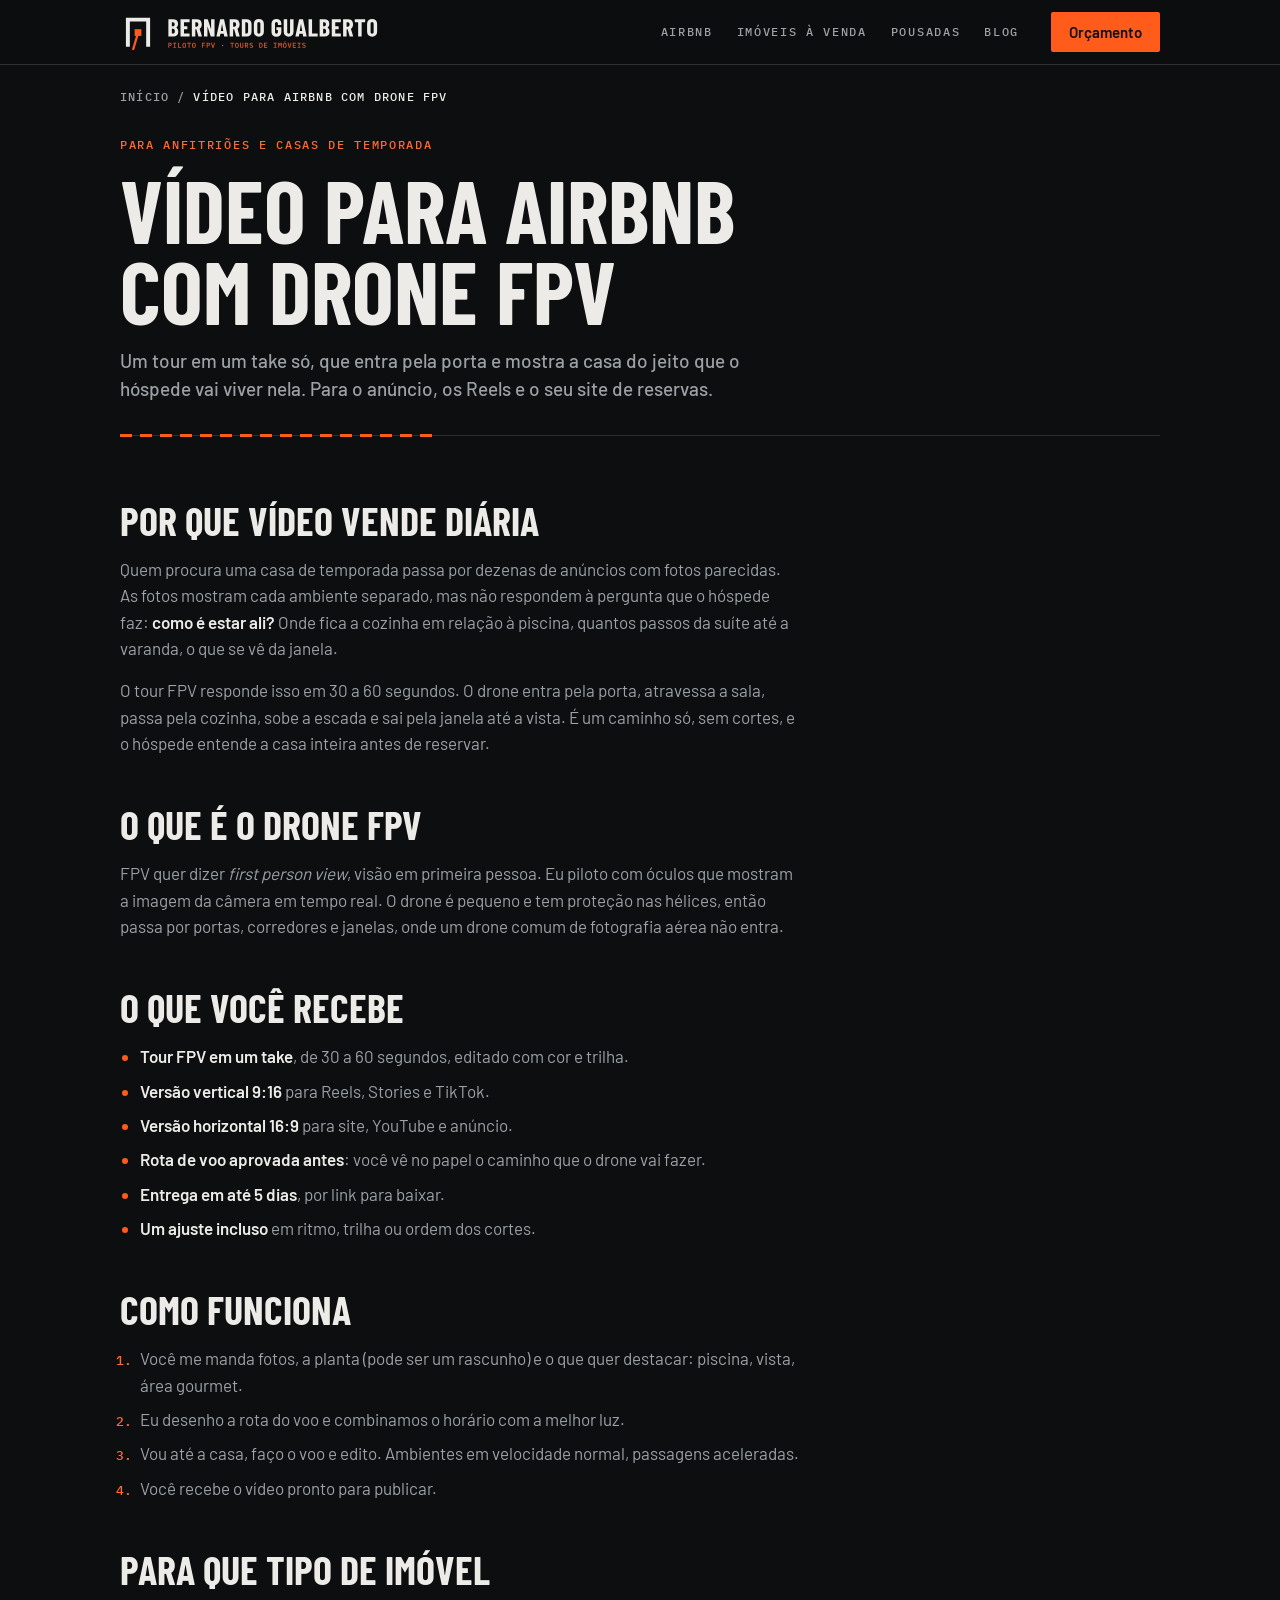
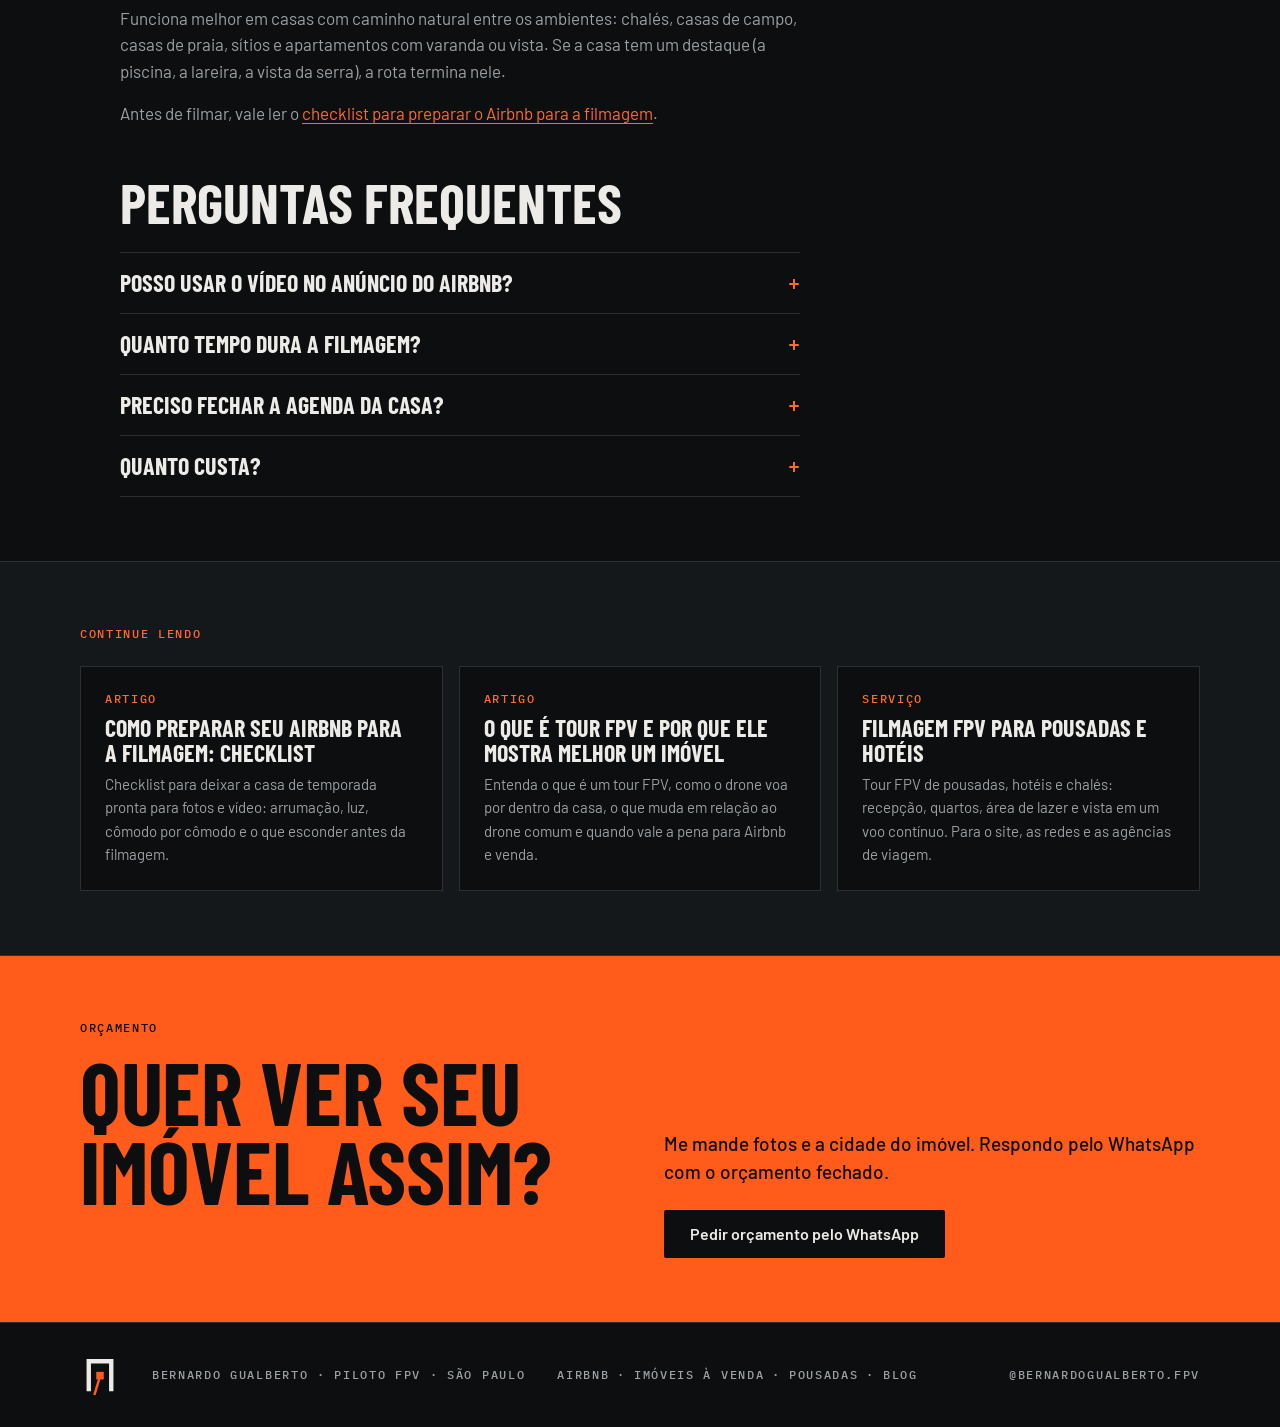
<file: tour-fpv-airbnb/index.html>
<!doctype html>
<html lang="pt-BR">
<head>
<meta charset="utf-8">
<meta name="viewport" content="width=device-width, initial-scale=1, viewport-fit=cover">
<title>Vídeo para Airbnb com drone FPV · Tour em 1 take</title>
<meta name="description" content="Tour FPV para anúncio de Airbnb e temporada: um voo contínuo que mostra a casa inteira, da entrada à vista. Vertical e horizontal, em até 5 dias.">
<meta name="robots" content="index, follow, max-image-preview:large, max-video-preview:-1">
<meta name="theme-color" content="#0c0e0f">
<link rel="icon" href="/favicon.svg" type="image/svg+xml">
<link rel="apple-touch-icon" href="/assets/apple-touch-icon.png">
<link rel="manifest" href="/site.webmanifest">
<link rel="canonical" href="https://gualbertostudio.com/tour-fpv-airbnb/">
<meta property="og:type" content="website">
<meta property="og:locale" content="pt_BR">
<meta property="og:site_name" content="Gualberto Studio">
<meta property="og:title" content="Vídeo para Airbnb com drone FPV · Tour em 1 take">
<meta property="og:description" content="Tour FPV para anúncio de Airbnb e temporada: um voo contínuo que mostra a casa inteira, da entrada à vista. Vertical e horizontal, em até 5 dias.">
<meta property="og:url" content="https://gualbertostudio.com/tour-fpv-airbnb/">
<meta property="og:image" content="https://gualbertostudio.com/assets/og.png">
<meta name="twitter:card" content="summary_large_image">
<link rel="preload" href="/assets/fonts/barlow-condensed-latin-700-normal.woff2" as="font" type="font/woff2" crossorigin>
<link rel="stylesheet" href="/styles.css">
<script type="application/ld+json">
{
 "@context": "https://schema.org",
 "@graph": [
  {
   "@type": "BreadcrumbList",
   "itemListElement": [
    {
     "@type": "ListItem",
     "position": 1,
     "name": "Início",
     "item": "https://gualbertostudio.com/"
    },
    {
     "@type": "ListItem",
     "position": 2,
     "name": "Vídeo para Airbnb com drone FPV"
    }
   ]
  },
  {
   "@type": "Service",
   "@id": "https://gualbertostudio.com/tour-fpv-airbnb/#servico",
   "name": "Tour FPV para Airbnb e casas de temporada",
   "serviceType": "Filmagem com drone FPV",
   "description": "Tour FPV para anúncio de Airbnb e temporada: um voo contínuo que mostra a casa inteira, da entrada à vista. Vertical e horizontal, em até 5 dias.",
   "provider": {
    "@id": "https://gualbertostudio.com/#negocio"
   },
   "areaServed": {
    "@type": "State",
    "name": "São Paulo"
   },
   "audience": {
    "@type": "Audience",
    "audienceType": "Anfitriões de Airbnb, Booking e casas de temporada"
   },
   "url": "https://gualbertostudio.com/tour-fpv-airbnb/"
  },
  {
   "@type": "FAQPage",
   "mainEntity": [
    {
     "@type": "Question",
     "name": "Posso usar o vídeo no anúncio do Airbnb?",
     "acceptedAnswer": {
      "@type": "Answer",
      "text": "Você recebe o arquivo do vídeo e pode publicar onde quiser: Reels, TikTok, YouTube, site próprio e nas plataformas que aceitam vídeo. Quando a plataforma não aceita vídeo no anúncio, o link do Reels ou do YouTube vai na descrição e nas mensagens para o hóspede."
     }
    },
    {
     "@type": "Question",
     "name": "Quanto tempo dura a filmagem?",
     "acceptedAnswer": {
      "@type": "Answer",
      "text": "De 1 a 2 horas no imóvel, contando os voos de teste. A casa precisa estar arrumada como para receber um hóspede."
     }
    },
    {
     "@type": "Question",
     "name": "Preciso fechar a agenda da casa?",
     "acceptedAnswer": {
      "@type": "Answer",
      "text": "Só no horário da filmagem. Combinamos um intervalo entre um hóspede e outro, com a casa já limpa."
     }
    },
    {
     "@type": "Question",
     "name": "Quanto custa?",
     "acceptedAnswer": {
      "@type": "Answer",
      "text": "Depende do tamanho do imóvel e da distância. Mando um orçamento fechado antes de qualquer voo, sem cobrança por visita."
     }
    }
   ]
  }
 ]
}
</script>
</head>
<body>

<header class="topo">
  <div class="topo__in">
    <a href="/" class="topo__marca" aria-label="Bernardo Gualberto, início">
      <img src="/assets/logos/assinatura-horizontal-noite.svg" alt="Bernardo Gualberto, piloto FPV" width="360" height="64">
    </a>
    <nav class="topo__nav" aria-label="Seções">
      <a href="/tour-fpv-airbnb/">Airbnb</a>
      <a href="/video-imovel-drone-fpv/">Imóveis à venda</a>
      <a href="/filmagem-fpv-pousadas-hoteis/">Pousadas</a>
      <a href="/blog/">Blog</a>
    </nav>
    <a class="btn btn--primario btn--peq js-whats" href="/#contato" data-msg="Oi Bernardo, quero um orçamento de tour FPV.">Orçamento</a>
  </div>
</header>

<main>
  <nav class="trilha" aria-label="Você está em"><a href="/">Início</a> <span aria-hidden="true">/</span> <span aria-current="page">Vídeo para Airbnb com drone FPV</span></nav>
  <article class="pagina pagina--servico">
    <header class="pagina__cab">
      <p class="rotulo rotulo--sinal">Para anfitriões e casas de temporada</p>
      <h1 class="pagina__titulo">Vídeo para Airbnb com drone FPV</h1>
      <p class="lead">Um tour em um take só, que entra pela porta e mostra a casa do jeito que o hóspede vai viver nela. Para o anúncio, os Reels e o seu site de reservas.</p>
      
    </header>
    <div class="prosa">
<h2>Por que vídeo vende diária</h2>
      <p>Quem procura uma casa de temporada passa por dezenas de anúncios com fotos parecidas. As fotos mostram cada ambiente separado, mas não respondem à pergunta que o hóspede faz: <strong>como é estar ali?</strong> Onde fica a cozinha em relação à piscina, quantos passos da suíte até a varanda, o que se vê da janela.</p>
      <p>O tour FPV responde isso em 30 a 60 segundos. O drone entra pela porta, atravessa a sala, passa pela cozinha, sobe a escada e sai pela janela até a vista. É um caminho só, sem cortes, e o hóspede entende a casa inteira antes de reservar.</p>

      <h2>O que é o drone FPV</h2>
      <p>FPV quer dizer <em>first person view</em>, visão em primeira pessoa. Eu piloto com óculos que mostram a imagem da câmera em tempo real. O drone é pequeno e tem proteção nas hélices, então passa por portas, corredores e janelas, onde um drone comum de fotografia aérea não entra.</p>

      <h2>O que você recebe</h2>
      <ul>
        <li><strong>Tour FPV em um take</strong>, de 30 a 60 segundos, editado com cor e trilha.</li>
        <li><strong>Versão vertical 9:16</strong> para Reels, Stories e TikTok.</li>
        <li><strong>Versão horizontal 16:9</strong> para site, YouTube e anúncio.</li>
        <li><strong>Rota de voo aprovada antes</strong>: você vê no papel o caminho que o drone vai fazer.</li>
        <li><strong>Entrega em até 5 dias</strong>, por link para baixar.</li>
        <li><strong>Um ajuste incluso</strong> em ritmo, trilha ou ordem dos cortes.</li>
      </ul>

      <h2>Como funciona</h2>
      <ol>
        <li>Você me manda fotos, a planta (pode ser um rascunho) e o que quer destacar: piscina, vista, área gourmet.</li>
        <li>Eu desenho a rota do voo e combinamos o horário com a melhor luz.</li>
        <li>Vou até a casa, faço o voo e edito. Ambientes em velocidade normal, passagens aceleradas.</li>
        <li>Você recebe o vídeo pronto para publicar.</li>
      </ol>

      <h2>Para que tipo de imóvel</h2>
      <p>Funciona melhor em casas com caminho natural entre os ambientes: chalés, casas de campo, casas de praia, sítios e apartamentos com varanda ou vista. Se a casa tem um destaque (a piscina, a lareira, a vista da serra), a rota termina nele.</p>
      <p>Antes de filmar, vale ler o <a href="/blog/como-preparar-airbnb-para-filmagem/">checklist para preparar o Airbnb para a filmagem</a>.</p>
    </div>
    <section class="pagina__faq">
      <h2 class="titulo-secao">Perguntas frequentes</h2>
      <div class="faq">
      <details>
        <summary>Posso usar o vídeo no anúncio do Airbnb?</summary>
        <p>Você recebe o arquivo do vídeo e pode publicar onde quiser: Reels, TikTok, YouTube, site próprio e nas plataformas que aceitam vídeo. Quando a plataforma não aceita vídeo no anúncio, o link do Reels ou do YouTube vai na descrição e nas mensagens para o hóspede.</p>
      </details>
      <details>
        <summary>Quanto tempo dura a filmagem?</summary>
        <p>De 1 a 2 horas no imóvel, contando os voos de teste. A casa precisa estar arrumada como para receber um hóspede.</p>
      </details>
      <details>
        <summary>Preciso fechar a agenda da casa?</summary>
        <p>Só no horário da filmagem. Combinamos um intervalo entre um hóspede e outro, com a casa já limpa.</p>
      </details>
      <details>
        <summary>Quanto custa?</summary>
        <p>Depende do tamanho do imóvel e da distância. Mando um orçamento fechado antes de qualquer voo, sem cobrança por visita.</p>
      </details>
      </div>
    </section>
  </article>
  <section class="secao secao--alivio relacionados">
  <div>
    <p class="rotulo rotulo--sinal">Continue lendo</p>
    <div class="relacionados__grade">
    <a class="card-link" href="/blog/como-preparar-airbnb-para-filmagem/">
      <span class="rotulo rotulo--sinal">Artigo</span>
      <strong>Como preparar seu Airbnb para a filmagem: checklist</strong>
      <span>Checklist para deixar a casa de temporada pronta para fotos e vídeo: arrumação, luz, cômodo por cômodo e o que esconder antes da filmagem.</span>
    </a>
    <a class="card-link" href="/blog/o-que-e-tour-fpv/">
      <span class="rotulo rotulo--sinal">Artigo</span>
      <strong>O que é tour FPV e por que ele mostra melhor um imóvel</strong>
      <span>Entenda o que é um tour FPV, como o drone voa por dentro da casa, o que muda em relação ao drone comum e quando vale a pena para Airbnb e venda.</span>
    </a>
    <a class="card-link" href="/filmagem-fpv-pousadas-hoteis/">
      <span class="rotulo rotulo--sinal">Serviço</span>
      <strong>Filmagem FPV para pousadas e hotéis</strong>
      <span>Tour FPV de pousadas, hotéis e chalés: recepção, quartos, área de lazer e vista em um voo contínuo. Para o site, as redes e as agências de viagem.</span>
    </a>
    </div>
  </div>
</section>
  <section class="secao contato contato--curto">
  <div class="contato__in">
    <div class="secao__cab">
      <p class="rotulo rotulo--sinal">Orçamento</p>
      <h2 class="contato__titulo">Quer ver seu imóvel assim?</h2>
    </div>
    <div class="contato__acao">
      <p class="lead">Me mande fotos e a cidade do imóvel. Respondo pelo WhatsApp com o orçamento fechado.</p>
      <a class="btn btn--escuro js-whats" href="/#contato" data-msg="Oi Bernardo, quero um orçamento de tour FPV.">Pedir orçamento pelo WhatsApp</a>
    </div>
  </div>
</section>
</main>

<footer class="rodape">
  <div class="rodape__in">
    <img src="/assets/logos/simbolo-noite.svg" alt="" width="40" height="40">
    <p class="rotulo">Bernardo Gualberto · Piloto FPV · São Paulo</p>
    <p class="rodape__links rotulo"><a href="/tour-fpv-airbnb/">Airbnb</a> · <a href="/video-imovel-drone-fpv/">Imóveis à venda</a> · <a href="/filmagem-fpv-pousadas-hoteis/">Pousadas</a> · <a href="/blog/">Blog</a></p>
    <a class="rotulo" href="https://www.instagram.com/bernardogualberto.fpv/" rel="noopener">@bernardogualberto.fpv</a>
  </div>
</footer>

<a class="whats-flutuante js-whats" href="/#contato" data-msg="Oi Bernardo, quero um orçamento de tour FPV." aria-label="Falar no WhatsApp">Orçamento</a>
<script src="/script.js" defer></script>
</body>
</html>
</file>
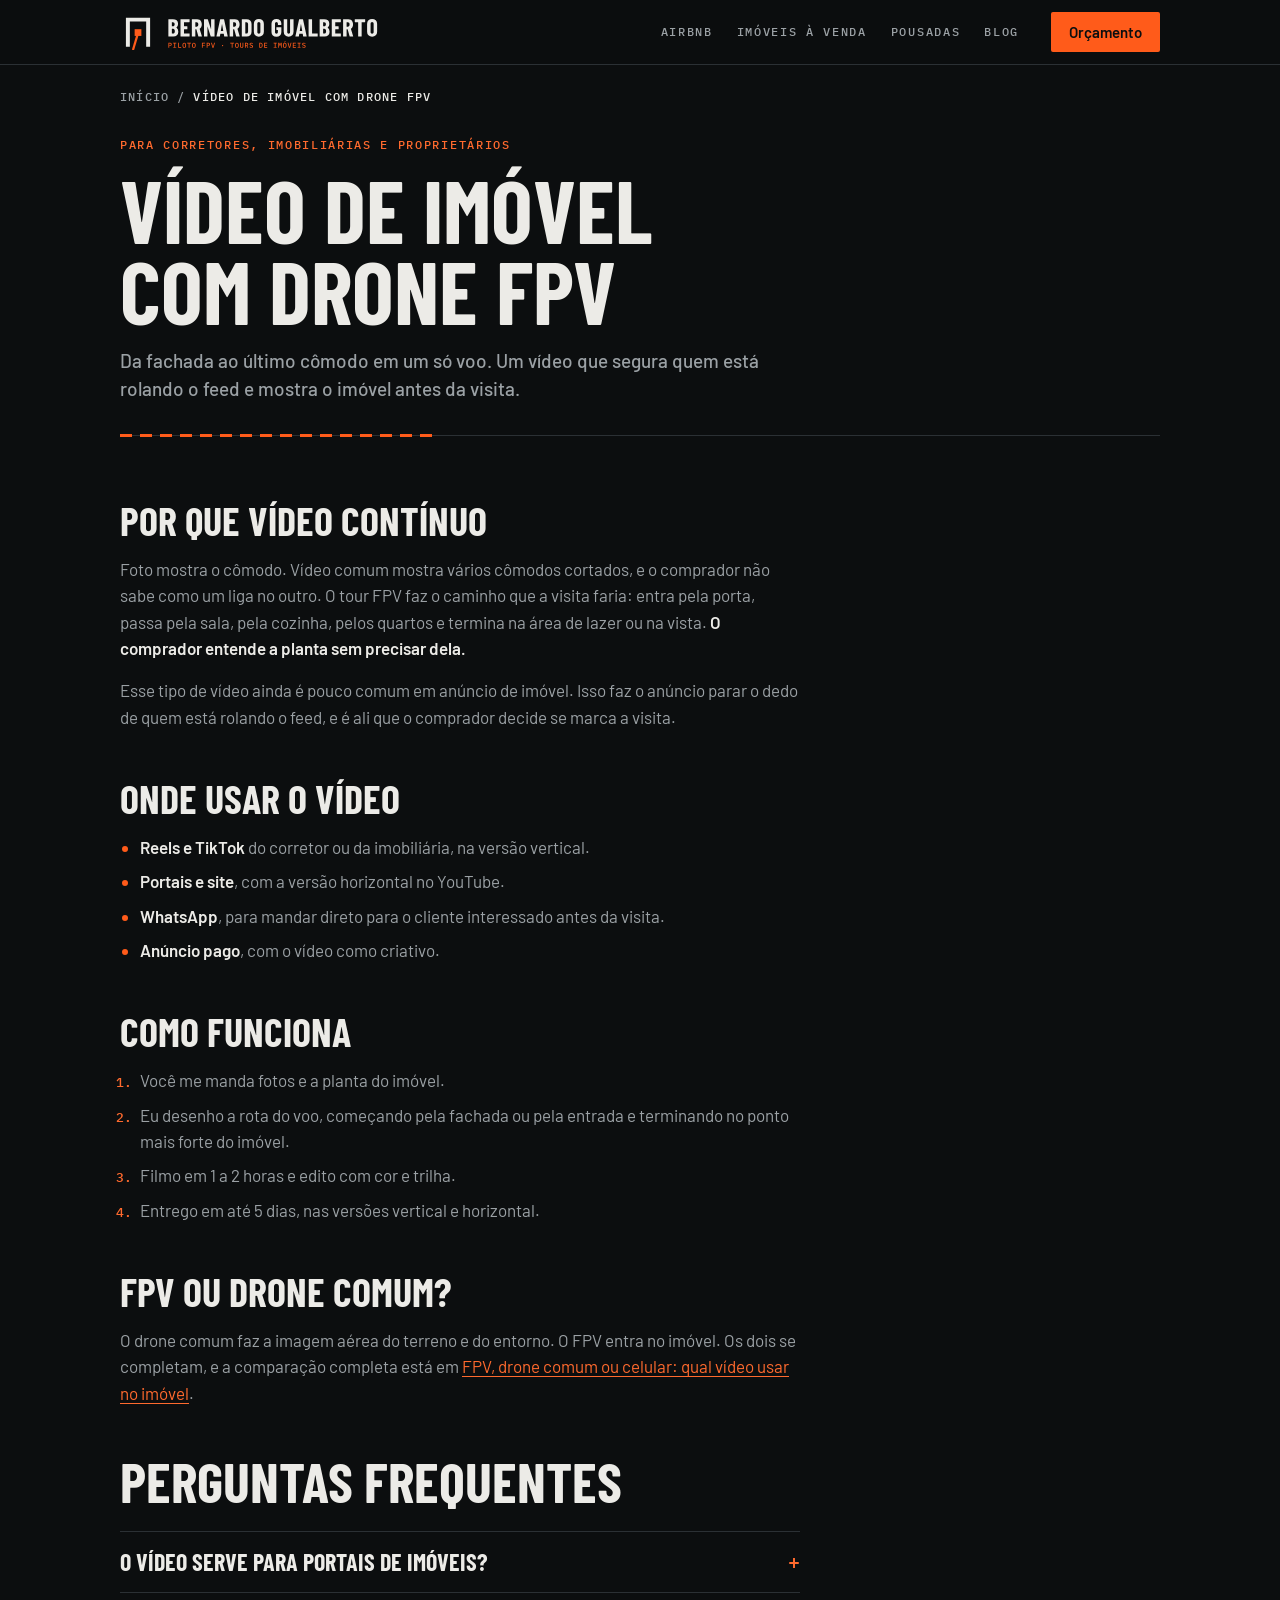
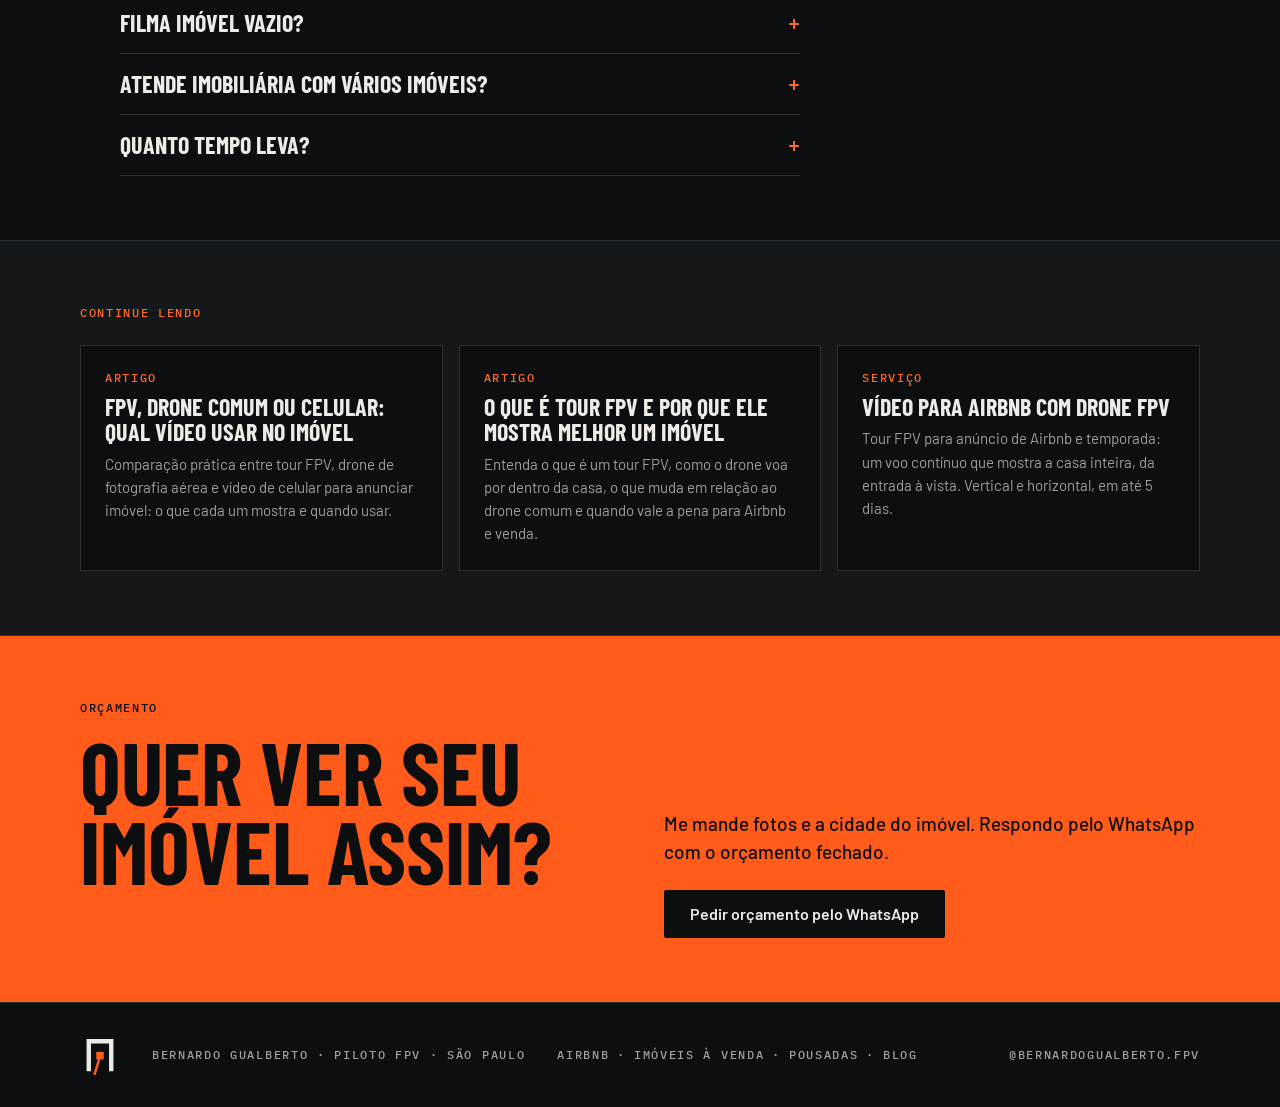
<file: video-imovel-drone-fpv/index.html>
<!doctype html>
<html lang="pt-BR">
<head>
<meta charset="utf-8">
<meta name="viewport" content="width=device-width, initial-scale=1, viewport-fit=cover">
<title>Vídeo de imóvel com drone FPV para corretores · SP</title>
<meta name="description" content="Filmagem de imóveis à venda com drone FPV: da fachada ao último cômodo em um voo contínuo. Para corretores, imobiliárias e proprietários em SP.">
<meta name="robots" content="index, follow, max-image-preview:large, max-video-preview:-1">
<meta name="theme-color" content="#0c0e0f">
<link rel="icon" href="/favicon.svg" type="image/svg+xml">
<link rel="apple-touch-icon" href="/assets/apple-touch-icon.png">
<link rel="manifest" href="/site.webmanifest">
<link rel="canonical" href="https://gualbertostudio.com/video-imovel-drone-fpv/">
<meta property="og:type" content="website">
<meta property="og:locale" content="pt_BR">
<meta property="og:site_name" content="Gualberto Studio">
<meta property="og:title" content="Vídeo de imóvel com drone FPV para corretores · SP">
<meta property="og:description" content="Filmagem de imóveis à venda com drone FPV: da fachada ao último cômodo em um voo contínuo. Para corretores, imobiliárias e proprietários em SP.">
<meta property="og:url" content="https://gualbertostudio.com/video-imovel-drone-fpv/">
<meta property="og:image" content="https://gualbertostudio.com/assets/og.png">
<meta name="twitter:card" content="summary_large_image">
<link rel="preload" href="/assets/fonts/barlow-condensed-latin-700-normal.woff2" as="font" type="font/woff2" crossorigin>
<link rel="stylesheet" href="/styles.css">
<script type="application/ld+json">
{
 "@context": "https://schema.org",
 "@graph": [
  {
   "@type": "BreadcrumbList",
   "itemListElement": [
    {
     "@type": "ListItem",
     "position": 1,
     "name": "Início",
     "item": "https://gualbertostudio.com/"
    },
    {
     "@type": "ListItem",
     "position": 2,
     "name": "Vídeo de imóvel com drone FPV"
    }
   ]
  },
  {
   "@type": "Service",
   "@id": "https://gualbertostudio.com/video-imovel-drone-fpv/#servico",
   "name": "Vídeo de imóvel à venda com drone FPV",
   "serviceType": "Filmagem com drone FPV",
   "description": "Filmagem de imóveis à venda com drone FPV: da fachada ao último cômodo em um voo contínuo. Para corretores, imobiliárias e proprietários em SP.",
   "provider": {
    "@id": "https://gualbertostudio.com/#negocio"
   },
   "areaServed": {
    "@type": "State",
    "name": "São Paulo"
   },
   "audience": {
    "@type": "Audience",
    "audienceType": "Corretores de imóveis, imobiliárias e proprietários que vendem por conta própria"
   },
   "url": "https://gualbertostudio.com/video-imovel-drone-fpv/"
  },
  {
   "@type": "FAQPage",
   "mainEntity": [
    {
     "@type": "Question",
     "name": "O vídeo serve para portais de imóveis?",
     "acceptedAnswer": {
      "@type": "Answer",
      "text": "Sim. Entrego a versão horizontal para portais, site e YouTube, e a vertical para Reels e TikTok. Nos portais que aceitam link de vídeo, use o link do YouTube."
     }
    },
    {
     "@type": "Question",
     "name": "Filma imóvel vazio?",
     "acceptedAnswer": {
      "@type": "Answer",
      "text": "Filma. Imóvel vazio fica bom quando a rota valoriza o espaço e a luz natural. Imóvel mobiliado e arrumado costuma render mais, porque o comprador se imagina morando ali."
     }
    },
    {
     "@type": "Question",
     "name": "Atende imobiliária com vários imóveis?",
     "acceptedAnswer": {
      "@type": "Answer",
      "text": "Atendo. Para volume, combinamos uma agenda de filmagens e um valor por imóvel."
     }
    },
    {
     "@type": "Question",
     "name": "Quanto tempo leva?",
     "acceptedAnswer": {
      "@type": "Answer",
      "text": "De 1 a 2 horas no imóvel e entrega em até 5 dias."
     }
    }
   ]
  }
 ]
}
</script>
</head>
<body>

<header class="topo">
  <div class="topo__in">
    <a href="/" class="topo__marca" aria-label="Bernardo Gualberto, início">
      <img src="/assets/logos/assinatura-horizontal-noite.svg" alt="Bernardo Gualberto, piloto FPV" width="360" height="64">
    </a>
    <nav class="topo__nav" aria-label="Seções">
      <a href="/tour-fpv-airbnb/">Airbnb</a>
      <a href="/video-imovel-drone-fpv/">Imóveis à venda</a>
      <a href="/filmagem-fpv-pousadas-hoteis/">Pousadas</a>
      <a href="/blog/">Blog</a>
    </nav>
    <a class="btn btn--primario btn--peq js-whats" href="/#contato" data-msg="Oi Bernardo, quero um orçamento de tour FPV.">Orçamento</a>
  </div>
</header>

<main>
  <nav class="trilha" aria-label="Você está em"><a href="/">Início</a> <span aria-hidden="true">/</span> <span aria-current="page">Vídeo de imóvel com drone FPV</span></nav>
  <article class="pagina pagina--servico">
    <header class="pagina__cab">
      <p class="rotulo rotulo--sinal">Para corretores, imobiliárias e proprietários</p>
      <h1 class="pagina__titulo">Vídeo de imóvel com drone FPV</h1>
      <p class="lead">Da fachada ao último cômodo em um só voo. Um vídeo que segura quem está rolando o feed e mostra o imóvel antes da visita.</p>
      
    </header>
    <div class="prosa">
<h2>Por que vídeo contínuo</h2>
      <p>Foto mostra o cômodo. Vídeo comum mostra vários cômodos cortados, e o comprador não sabe como um liga no outro. O tour FPV faz o caminho que a visita faria: entra pela porta, passa pela sala, pela cozinha, pelos quartos e termina na área de lazer ou na vista. <strong>O comprador entende a planta sem precisar dela.</strong></p>
      <p>Esse tipo de vídeo ainda é pouco comum em anúncio de imóvel. Isso faz o anúncio parar o dedo de quem está rolando o feed, e é ali que o comprador decide se marca a visita.</p>

      <h2>Onde usar o vídeo</h2>
      <ul>
        <li><strong>Reels e TikTok</strong> do corretor ou da imobiliária, na versão vertical.</li>
        <li><strong>Portais e site</strong>, com a versão horizontal no YouTube.</li>
        <li><strong>WhatsApp</strong>, para mandar direto para o cliente interessado antes da visita.</li>
        <li><strong>Anúncio pago</strong>, com o vídeo como criativo.</li>
      </ul>

      <h2>Como funciona</h2>
      <ol>
        <li>Você me manda fotos e a planta do imóvel.</li>
        <li>Eu desenho a rota do voo, começando pela fachada ou pela entrada e terminando no ponto mais forte do imóvel.</li>
        <li>Filmo em 1 a 2 horas e edito com cor e trilha.</li>
        <li>Entrego em até 5 dias, nas versões vertical e horizontal.</li>
      </ol>

      <h2>FPV ou drone comum?</h2>
      <p>O drone comum faz a imagem aérea do terreno e do entorno. O FPV entra no imóvel. Os dois se completam, e a comparação completa está em <a href="/blog/fpv-drone-comum-ou-celular/">FPV, drone comum ou celular: qual vídeo usar no imóvel</a>.</p>
    </div>
    <section class="pagina__faq">
      <h2 class="titulo-secao">Perguntas frequentes</h2>
      <div class="faq">
      <details>
        <summary>O vídeo serve para portais de imóveis?</summary>
        <p>Sim. Entrego a versão horizontal para portais, site e YouTube, e a vertical para Reels e TikTok. Nos portais que aceitam link de vídeo, use o link do YouTube.</p>
      </details>
      <details>
        <summary>Filma imóvel vazio?</summary>
        <p>Filma. Imóvel vazio fica bom quando a rota valoriza o espaço e a luz natural. Imóvel mobiliado e arrumado costuma render mais, porque o comprador se imagina morando ali.</p>
      </details>
      <details>
        <summary>Atende imobiliária com vários imóveis?</summary>
        <p>Atendo. Para volume, combinamos uma agenda de filmagens e um valor por imóvel.</p>
      </details>
      <details>
        <summary>Quanto tempo leva?</summary>
        <p>De 1 a 2 horas no imóvel e entrega em até 5 dias.</p>
      </details>
      </div>
    </section>
  </article>
  <section class="secao secao--alivio relacionados">
  <div>
    <p class="rotulo rotulo--sinal">Continue lendo</p>
    <div class="relacionados__grade">
    <a class="card-link" href="/blog/fpv-drone-comum-ou-celular/">
      <span class="rotulo rotulo--sinal">Artigo</span>
      <strong>FPV, drone comum ou celular: qual vídeo usar no imóvel</strong>
      <span>Comparação prática entre tour FPV, drone de fotografia aérea e vídeo de celular para anunciar imóvel: o que cada um mostra e quando usar.</span>
    </a>
    <a class="card-link" href="/blog/o-que-e-tour-fpv/">
      <span class="rotulo rotulo--sinal">Artigo</span>
      <strong>O que é tour FPV e por que ele mostra melhor um imóvel</strong>
      <span>Entenda o que é um tour FPV, como o drone voa por dentro da casa, o que muda em relação ao drone comum e quando vale a pena para Airbnb e venda.</span>
    </a>
    <a class="card-link" href="/tour-fpv-airbnb/">
      <span class="rotulo rotulo--sinal">Serviço</span>
      <strong>Vídeo para Airbnb com drone FPV</strong>
      <span>Tour FPV para anúncio de Airbnb e temporada: um voo contínuo que mostra a casa inteira, da entrada à vista. Vertical e horizontal, em até 5 dias.</span>
    </a>
    </div>
  </div>
</section>
  <section class="secao contato contato--curto">
  <div class="contato__in">
    <div class="secao__cab">
      <p class="rotulo rotulo--sinal">Orçamento</p>
      <h2 class="contato__titulo">Quer ver seu imóvel assim?</h2>
    </div>
    <div class="contato__acao">
      <p class="lead">Me mande fotos e a cidade do imóvel. Respondo pelo WhatsApp com o orçamento fechado.</p>
      <a class="btn btn--escuro js-whats" href="/#contato" data-msg="Oi Bernardo, quero um orçamento de tour FPV.">Pedir orçamento pelo WhatsApp</a>
    </div>
  </div>
</section>
</main>

<footer class="rodape">
  <div class="rodape__in">
    <img src="/assets/logos/simbolo-noite.svg" alt="" width="40" height="40">
    <p class="rotulo">Bernardo Gualberto · Piloto FPV · São Paulo</p>
    <p class="rodape__links rotulo"><a href="/tour-fpv-airbnb/">Airbnb</a> · <a href="/video-imovel-drone-fpv/">Imóveis à venda</a> · <a href="/filmagem-fpv-pousadas-hoteis/">Pousadas</a> · <a href="/blog/">Blog</a></p>
    <a class="rotulo" href="https://www.instagram.com/bernardogualberto.fpv/" rel="noopener">@bernardogualberto.fpv</a>
  </div>
</footer>

<a class="whats-flutuante js-whats" href="/#contato" data-msg="Oi Bernardo, quero um orçamento de tour FPV." aria-label="Falar no WhatsApp">Orçamento</a>
<script src="/script.js" defer></script>
</body>
</html>
</file>
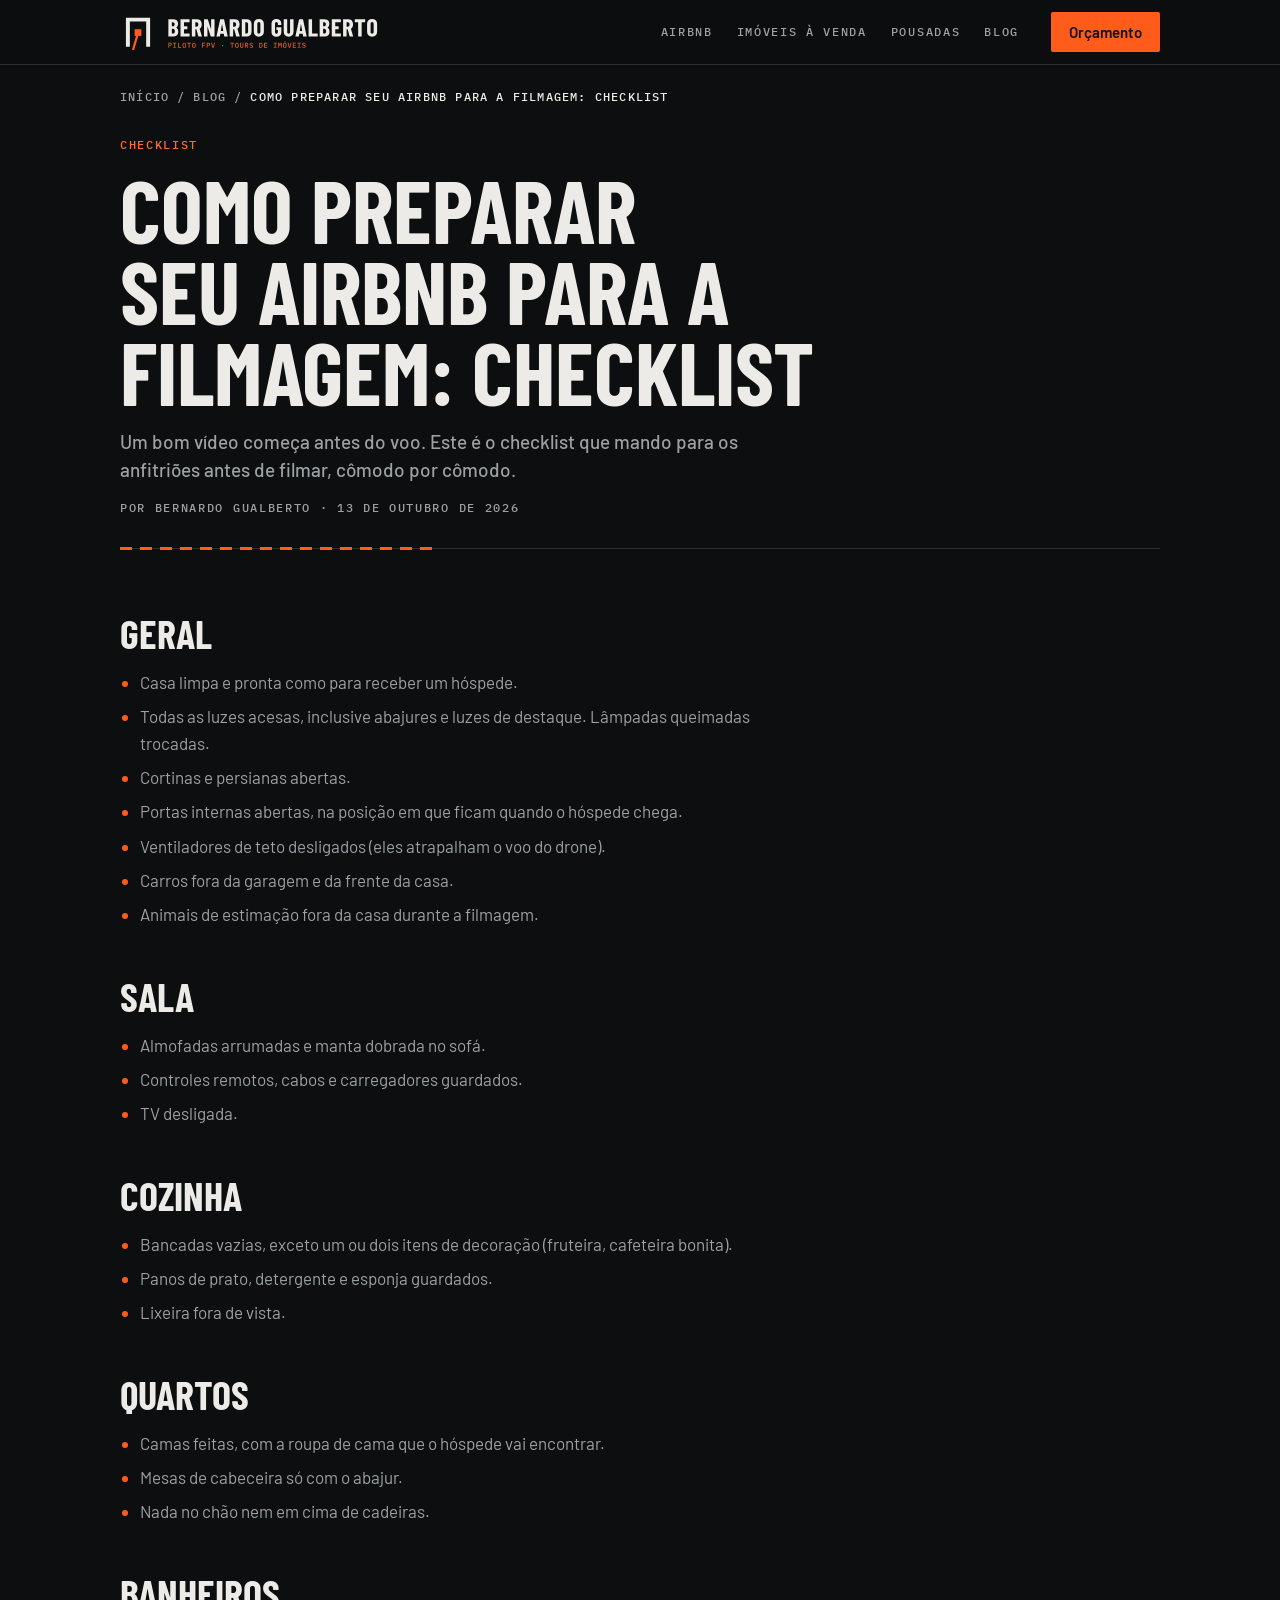
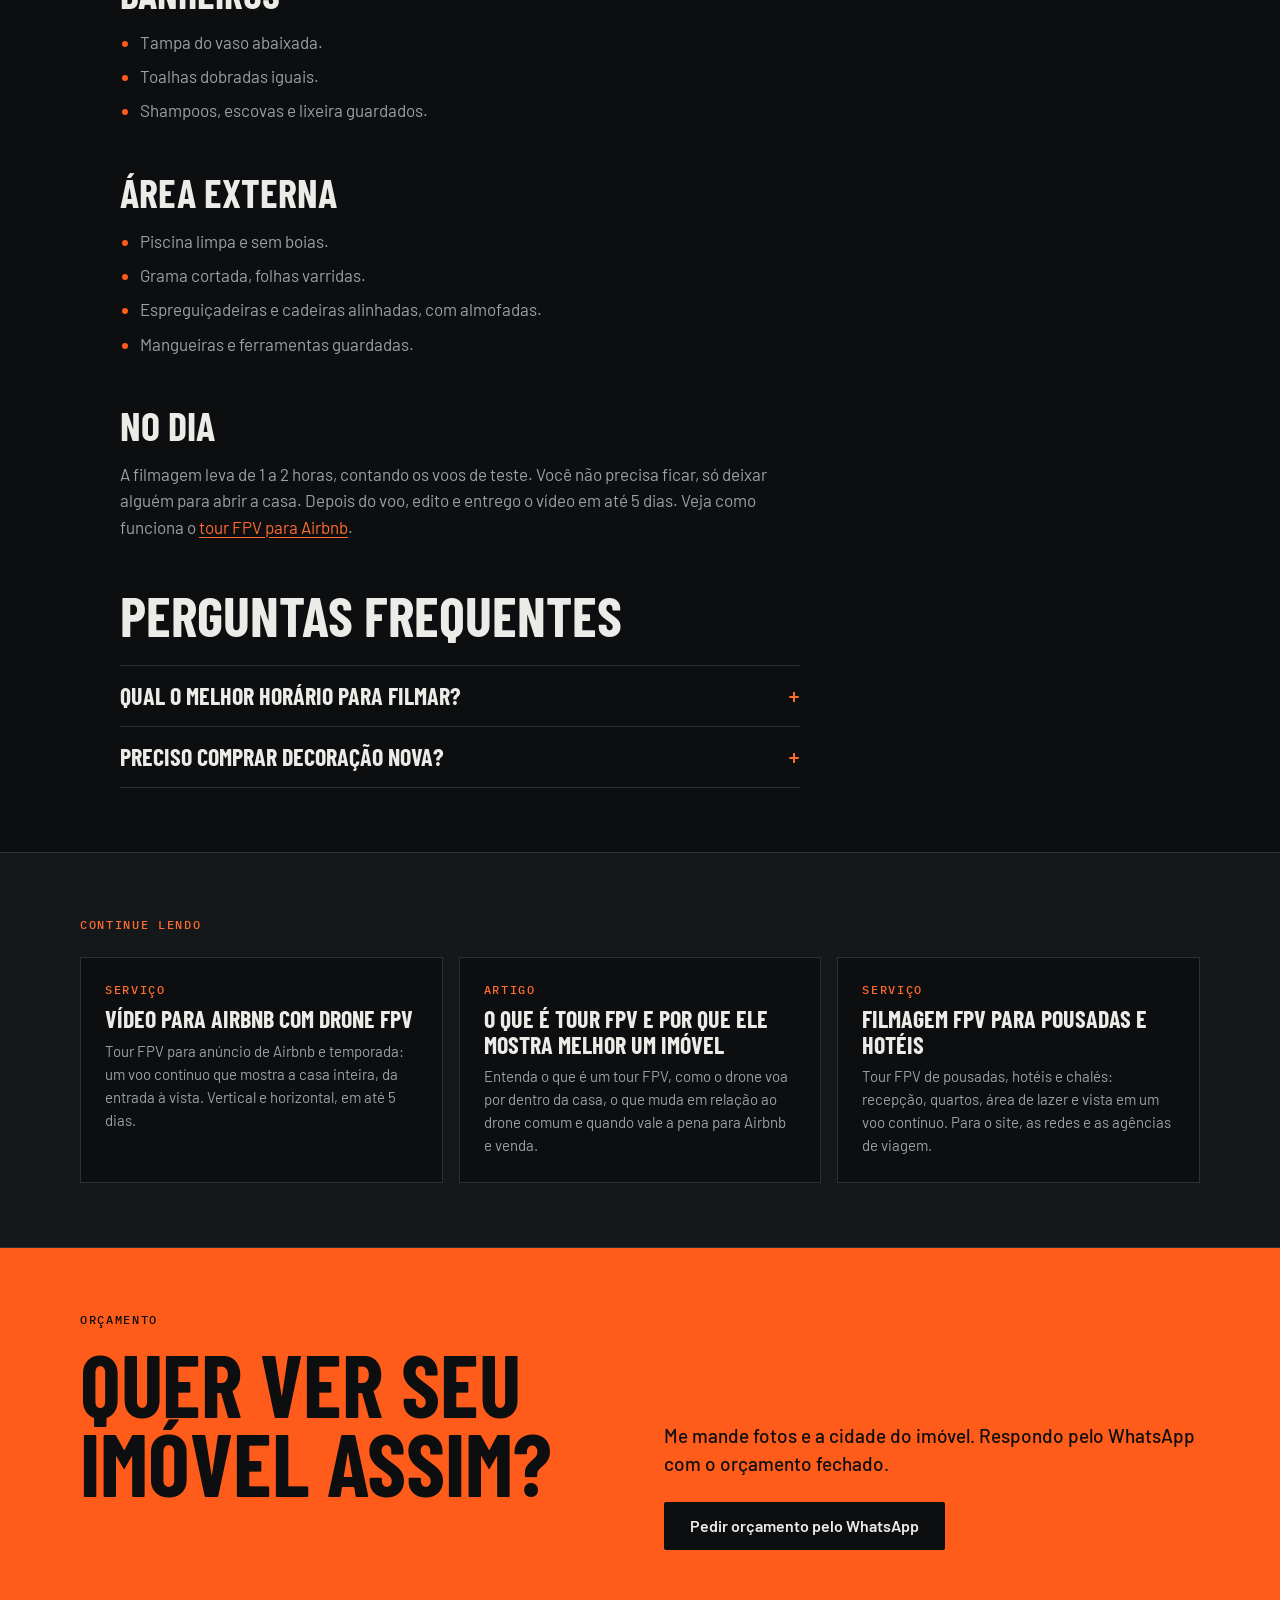
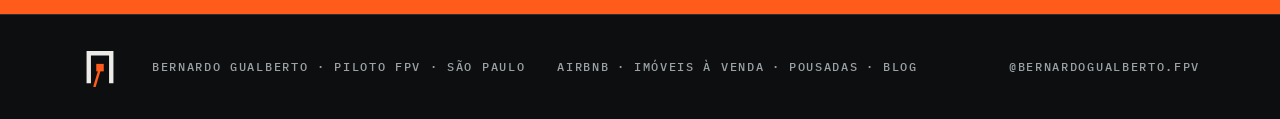
<file: blog/como-preparar-airbnb-para-filmagem/index.html>
<!doctype html>
<html lang="pt-BR">
<head>
<meta charset="utf-8">
<meta name="viewport" content="width=device-width, initial-scale=1, viewport-fit=cover">
<title>Como preparar seu Airbnb para a filmagem: checklist</title>
<meta name="description" content="Checklist para deixar a casa de temporada pronta para fotos e vídeo: arrumação, luz, cômodo por cômodo e o que esconder antes da filmagem.">
<meta name="robots" content="index, follow, max-image-preview:large, max-video-preview:-1">
<meta name="theme-color" content="#0c0e0f">
<link rel="icon" href="/favicon.svg" type="image/svg+xml">
<link rel="apple-touch-icon" href="/assets/apple-touch-icon.png">
<link rel="manifest" href="/site.webmanifest">
<link rel="canonical" href="https://gualbertostudio.com/blog/como-preparar-airbnb-para-filmagem/">
<meta property="og:type" content="article">
<meta property="og:locale" content="pt_BR">
<meta property="og:site_name" content="Gualberto Studio">
<meta property="og:title" content="Como preparar seu Airbnb para a filmagem: checklist">
<meta property="og:description" content="Checklist para deixar a casa de temporada pronta para fotos e vídeo: arrumação, luz, cômodo por cômodo e o que esconder antes da filmagem.">
<meta property="og:url" content="https://gualbertostudio.com/blog/como-preparar-airbnb-para-filmagem/">
<meta property="og:image" content="https://gualbertostudio.com/assets/og.png">
<meta name="twitter:card" content="summary_large_image">
<link rel="preload" href="/assets/fonts/barlow-condensed-latin-700-normal.woff2" as="font" type="font/woff2" crossorigin>
<link rel="stylesheet" href="/styles.css">
<script type="application/ld+json">
{
 "@context": "https://schema.org",
 "@graph": [
  {
   "@type": "BreadcrumbList",
   "itemListElement": [
    {
     "@type": "ListItem",
     "position": 1,
     "name": "Início",
     "item": "https://gualbertostudio.com/"
    },
    {
     "@type": "ListItem",
     "position": 2,
     "name": "Blog",
     "item": "https://gualbertostudio.com/blog/"
    },
    {
     "@type": "ListItem",
     "position": 3,
     "name": "Como preparar seu Airbnb para a filmagem: checklist"
    }
   ]
  },
  {
   "@type": "BlogPosting",
   "@id": "https://gualbertostudio.com/blog/como-preparar-airbnb-para-filmagem/#artigo",
   "headline": "Como preparar seu Airbnb para a filmagem: checklist",
   "description": "Checklist para deixar a casa de temporada pronta para fotos e vídeo: arrumação, luz, cômodo por cômodo e o que esconder antes da filmagem.",
   "datePublished": "2026-10-13",
   "dateModified": "2026-10-13",
   "author": {
    "@type": "Person",
    "@id": "https://gualbertostudio.com/#bernardo",
    "name": "Bernardo Gualberto",
    "jobTitle": "Piloto de drone FPV",
    "url": "https://gualbertostudio.com/",
    "sameAs": [
     "https://www.instagram.com/bernardogualberto.fpv/"
    ]
   },
   "publisher": {
    "@id": "https://gualbertostudio.com/#negocio"
   },
   "image": "https://gualbertostudio.com/assets/og.png",
   "mainEntityOfPage": "https://gualbertostudio.com/blog/como-preparar-airbnb-para-filmagem/",
   "inLanguage": "pt-BR"
  },
  {
   "@type": "FAQPage",
   "mainEntity": [
    {
     "@type": "Question",
     "name": "Qual o melhor horário para filmar?",
     "acceptedAnswer": {
      "@type": "Answer",
      "text": "Depende da posição da casa. Em geral, o meio da manhã ou o fim da tarde, quando a luz natural entra sem estourar as janelas. Na hora de combinar, olho a orientação da casa pelas fotos."
     }
    },
    {
     "@type": "Question",
     "name": "Preciso comprar decoração nova?",
     "acceptedAnswer": {
      "@type": "Answer",
      "text": "Não. Vale mais tirar objetos do que colocar. Uma toalha bem dobrada, uma fruteira e uma manta no sofá já bastam."
     }
    }
   ]
  }
 ]
}
</script>
</head>
<body>

<header class="topo">
  <div class="topo__in">
    <a href="/" class="topo__marca" aria-label="Bernardo Gualberto, início">
      <img src="/assets/logos/assinatura-horizontal-noite.svg" alt="Bernardo Gualberto, piloto FPV" width="360" height="64">
    </a>
    <nav class="topo__nav" aria-label="Seções">
      <a href="/tour-fpv-airbnb/">Airbnb</a>
      <a href="/video-imovel-drone-fpv/">Imóveis à venda</a>
      <a href="/filmagem-fpv-pousadas-hoteis/">Pousadas</a>
      <a href="/blog/">Blog</a>
    </nav>
    <a class="btn btn--primario btn--peq js-whats" href="/#contato" data-msg="Oi Bernardo, quero um orçamento de tour FPV.">Orçamento</a>
  </div>
</header>

<main>
  <nav class="trilha" aria-label="Você está em"><a href="/">Início</a> <span aria-hidden="true">/</span> <a href="/blog/">Blog</a> <span aria-hidden="true">/</span> <span aria-current="page">Como preparar seu Airbnb para a filmagem: checklist</span></nav>
  <article class="pagina pagina--artigo">
    <header class="pagina__cab">
      <p class="rotulo rotulo--sinal">Checklist</p>
      <h1 class="pagina__titulo">Como preparar seu Airbnb para a filmagem: checklist</h1>
      <p class="lead">Um bom vídeo começa antes do voo. Este é o checklist que mando para os anfitriões antes de filmar, cômodo por cômodo.</p>
      <p class="rotulo">Por Bernardo Gualberto · <time datetime="2026-10-13">13 de outubro de 2026</time></p>
    </header>
    <div class="prosa">
<h2>Geral</h2>
      <ul>
        <li>Casa limpa e pronta como para receber um hóspede.</li>
        <li>Todas as luzes acesas, inclusive abajures e luzes de destaque. Lâmpadas queimadas trocadas.</li>
        <li>Cortinas e persianas abertas.</li>
        <li>Portas internas abertas, na posição em que ficam quando o hóspede chega.</li>
        <li>Ventiladores de teto desligados (eles atrapalham o voo do drone).</li>
        <li>Carros fora da garagem e da frente da casa.</li>
        <li>Animais de estimação fora da casa durante a filmagem.</li>
      </ul>

      <h2>Sala</h2>
      <ul>
        <li>Almofadas arrumadas e manta dobrada no sofá.</li>
        <li>Controles remotos, cabos e carregadores guardados.</li>
        <li>TV desligada.</li>
      </ul>

      <h2>Cozinha</h2>
      <ul>
        <li>Bancadas vazias, exceto um ou dois itens de decoração (fruteira, cafeteira bonita).</li>
        <li>Panos de prato, detergente e esponja guardados.</li>
        <li>Lixeira fora de vista.</li>
      </ul>

      <h2>Quartos</h2>
      <ul>
        <li>Camas feitas, com a roupa de cama que o hóspede vai encontrar.</li>
        <li>Mesas de cabeceira só com o abajur.</li>
        <li>Nada no chão nem em cima de cadeiras.</li>
      </ul>

      <h2>Banheiros</h2>
      <ul>
        <li>Tampa do vaso abaixada.</li>
        <li>Toalhas dobradas iguais.</li>
        <li>Shampoos, escovas e lixeira guardados.</li>
      </ul>

      <h2>Área externa</h2>
      <ul>
        <li>Piscina limpa e sem boias.</li>
        <li>Grama cortada, folhas varridas.</li>
        <li>Espreguiçadeiras e cadeiras alinhadas, com almofadas.</li>
        <li>Mangueiras e ferramentas guardadas.</li>
      </ul>

      <h2>No dia</h2>
      <p>A filmagem leva de 1 a 2 horas, contando os voos de teste. Você não precisa ficar, só deixar alguém para abrir a casa. Depois do voo, edito e entrego o vídeo em até 5 dias. Veja como funciona o <a href="/tour-fpv-airbnb/">tour FPV para Airbnb</a>.</p>
    </div>
    <section class="pagina__faq">
      <h2 class="titulo-secao">Perguntas frequentes</h2>
      <div class="faq">
      <details>
        <summary>Qual o melhor horário para filmar?</summary>
        <p>Depende da posição da casa. Em geral, o meio da manhã ou o fim da tarde, quando a luz natural entra sem estourar as janelas. Na hora de combinar, olho a orientação da casa pelas fotos.</p>
      </details>
      <details>
        <summary>Preciso comprar decoração nova?</summary>
        <p>Não. Vale mais tirar objetos do que colocar. Uma toalha bem dobrada, uma fruteira e uma manta no sofá já bastam.</p>
      </details>
      </div>
    </section>
  </article>
  <section class="secao secao--alivio relacionados">
  <div>
    <p class="rotulo rotulo--sinal">Continue lendo</p>
    <div class="relacionados__grade">
    <a class="card-link" href="/tour-fpv-airbnb/">
      <span class="rotulo rotulo--sinal">Serviço</span>
      <strong>Vídeo para Airbnb com drone FPV</strong>
      <span>Tour FPV para anúncio de Airbnb e temporada: um voo contínuo que mostra a casa inteira, da entrada à vista. Vertical e horizontal, em até 5 dias.</span>
    </a>
    <a class="card-link" href="/blog/o-que-e-tour-fpv/">
      <span class="rotulo rotulo--sinal">Artigo</span>
      <strong>O que é tour FPV e por que ele mostra melhor um imóvel</strong>
      <span>Entenda o que é um tour FPV, como o drone voa por dentro da casa, o que muda em relação ao drone comum e quando vale a pena para Airbnb e venda.</span>
    </a>
    <a class="card-link" href="/filmagem-fpv-pousadas-hoteis/">
      <span class="rotulo rotulo--sinal">Serviço</span>
      <strong>Filmagem FPV para pousadas e hotéis</strong>
      <span>Tour FPV de pousadas, hotéis e chalés: recepção, quartos, área de lazer e vista em um voo contínuo. Para o site, as redes e as agências de viagem.</span>
    </a>
    </div>
  </div>
</section>
  <section class="secao contato contato--curto">
  <div class="contato__in">
    <div class="secao__cab">
      <p class="rotulo rotulo--sinal">Orçamento</p>
      <h2 class="contato__titulo">Quer ver seu imóvel assim?</h2>
    </div>
    <div class="contato__acao">
      <p class="lead">Me mande fotos e a cidade do imóvel. Respondo pelo WhatsApp com o orçamento fechado.</p>
      <a class="btn btn--escuro js-whats" href="/#contato" data-msg="Oi Bernardo, quero um orçamento de tour FPV.">Pedir orçamento pelo WhatsApp</a>
    </div>
  </div>
</section>
</main>

<footer class="rodape">
  <div class="rodape__in">
    <img src="/assets/logos/simbolo-noite.svg" alt="" width="40" height="40">
    <p class="rotulo">Bernardo Gualberto · Piloto FPV · São Paulo</p>
    <p class="rodape__links rotulo"><a href="/tour-fpv-airbnb/">Airbnb</a> · <a href="/video-imovel-drone-fpv/">Imóveis à venda</a> · <a href="/filmagem-fpv-pousadas-hoteis/">Pousadas</a> · <a href="/blog/">Blog</a></p>
    <a class="rotulo" href="https://www.instagram.com/bernardogualberto.fpv/" rel="noopener">@bernardogualberto.fpv</a>
  </div>
</footer>

<a class="whats-flutuante js-whats" href="/#contato" data-msg="Oi Bernardo, quero um orçamento de tour FPV." aria-label="Falar no WhatsApp">Orçamento</a>
<script src="/script.js" defer></script>
</body>
</html>
</file>
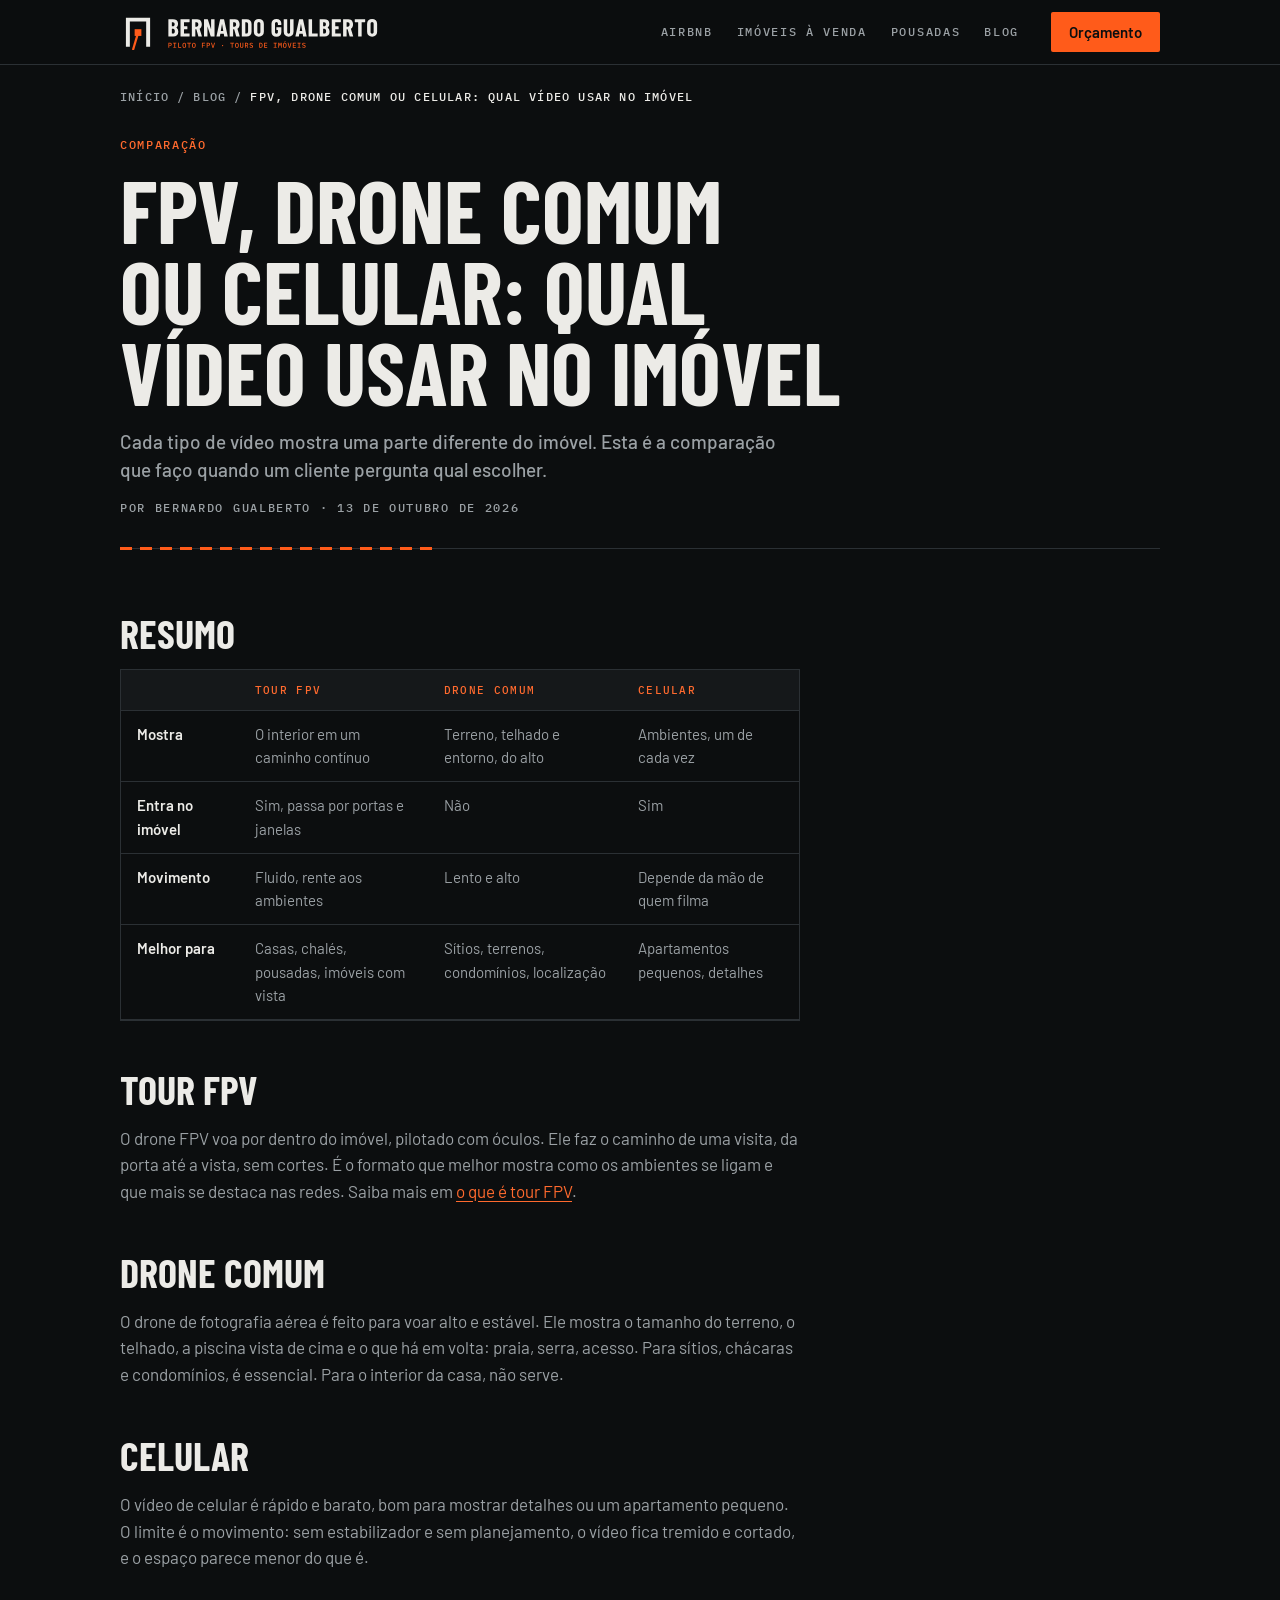
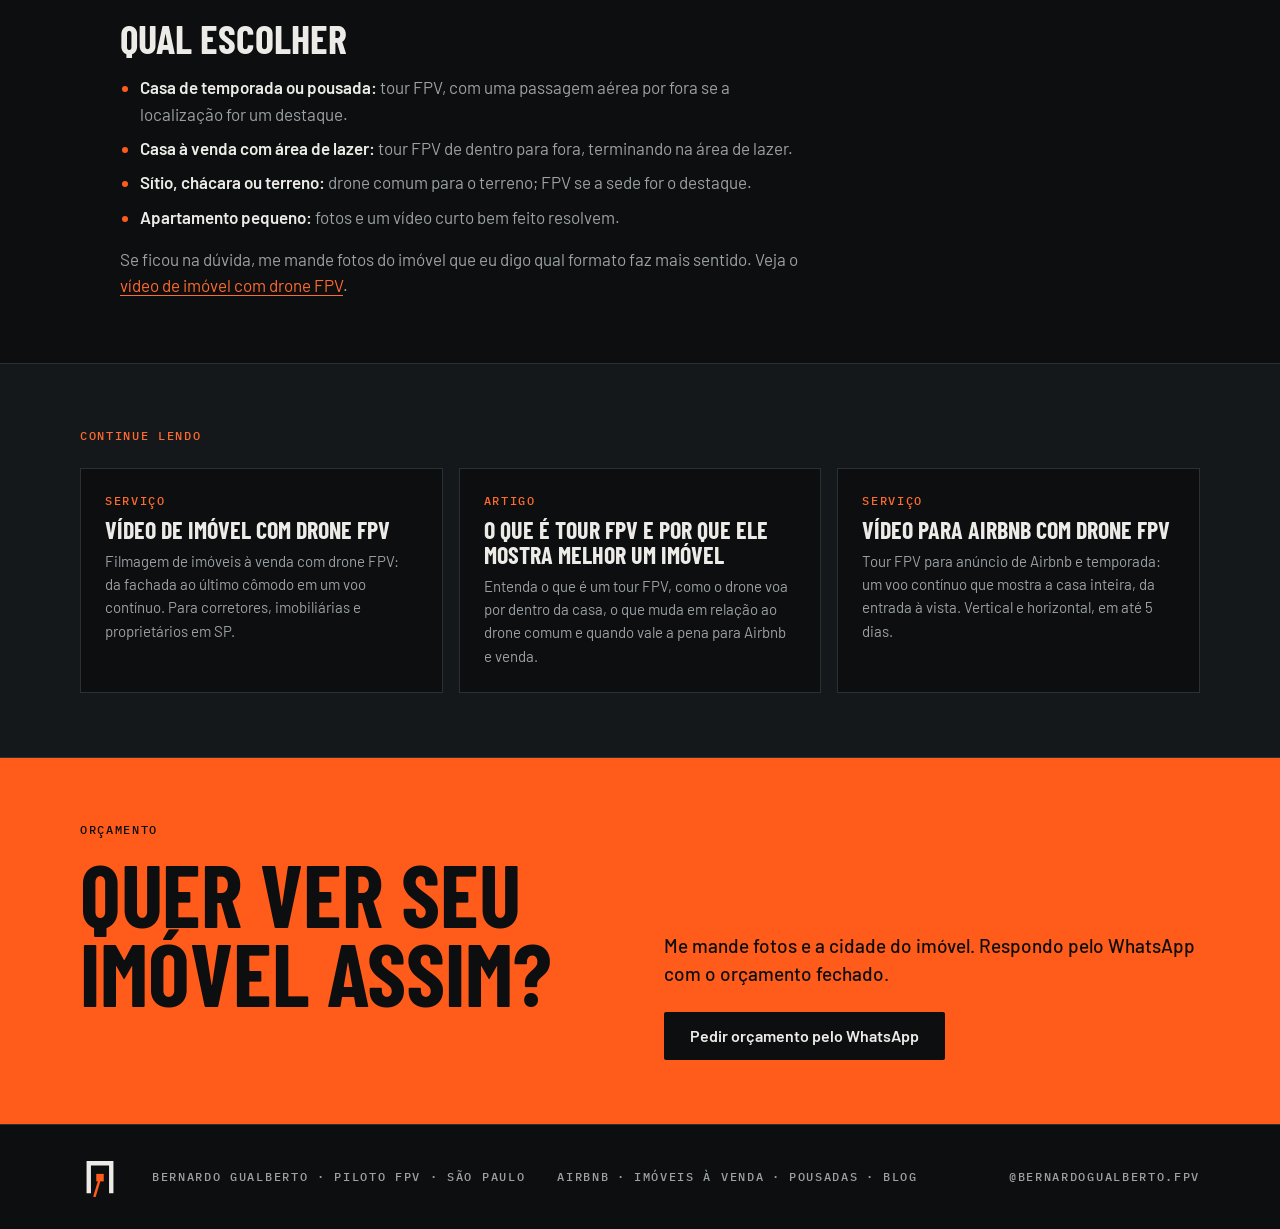
<file: blog/fpv-drone-comum-ou-celular/index.html>
<!doctype html>
<html lang="pt-BR">
<head>
<meta charset="utf-8">
<meta name="viewport" content="width=device-width, initial-scale=1, viewport-fit=cover">
<title>FPV, drone comum ou celular: qual vídeo usar no imóvel</title>
<meta name="description" content="Comparação prática entre tour FPV, drone de fotografia aérea e vídeo de celular para anunciar imóvel: o que cada um mostra e quando usar.">
<meta name="robots" content="index, follow, max-image-preview:large, max-video-preview:-1">
<meta name="theme-color" content="#0c0e0f">
<link rel="icon" href="/favicon.svg" type="image/svg+xml">
<link rel="apple-touch-icon" href="/assets/apple-touch-icon.png">
<link rel="manifest" href="/site.webmanifest">
<link rel="canonical" href="https://gualbertostudio.com/blog/fpv-drone-comum-ou-celular/">
<meta property="og:type" content="article">
<meta property="og:locale" content="pt_BR">
<meta property="og:site_name" content="Gualberto Studio">
<meta property="og:title" content="FPV, drone comum ou celular: qual vídeo usar no imóvel">
<meta property="og:description" content="Comparação prática entre tour FPV, drone de fotografia aérea e vídeo de celular para anunciar imóvel: o que cada um mostra e quando usar.">
<meta property="og:url" content="https://gualbertostudio.com/blog/fpv-drone-comum-ou-celular/">
<meta property="og:image" content="https://gualbertostudio.com/assets/og.png">
<meta name="twitter:card" content="summary_large_image">
<link rel="preload" href="/assets/fonts/barlow-condensed-latin-700-normal.woff2" as="font" type="font/woff2" crossorigin>
<link rel="stylesheet" href="/styles.css">
<script type="application/ld+json">
{
 "@context": "https://schema.org",
 "@graph": [
  {
   "@type": "BreadcrumbList",
   "itemListElement": [
    {
     "@type": "ListItem",
     "position": 1,
     "name": "Início",
     "item": "https://gualbertostudio.com/"
    },
    {
     "@type": "ListItem",
     "position": 2,
     "name": "Blog",
     "item": "https://gualbertostudio.com/blog/"
    },
    {
     "@type": "ListItem",
     "position": 3,
     "name": "FPV, drone comum ou celular: qual vídeo usar no imóvel"
    }
   ]
  },
  {
   "@type": "BlogPosting",
   "@id": "https://gualbertostudio.com/blog/fpv-drone-comum-ou-celular/#artigo",
   "headline": "FPV, drone comum ou celular: qual vídeo usar no imóvel",
   "description": "Comparação prática entre tour FPV, drone de fotografia aérea e vídeo de celular para anunciar imóvel: o que cada um mostra e quando usar.",
   "datePublished": "2026-10-13",
   "dateModified": "2026-10-13",
   "author": {
    "@type": "Person",
    "@id": "https://gualbertostudio.com/#bernardo",
    "name": "Bernardo Gualberto",
    "jobTitle": "Piloto de drone FPV",
    "url": "https://gualbertostudio.com/",
    "sameAs": [
     "https://www.instagram.com/bernardogualberto.fpv/"
    ]
   },
   "publisher": {
    "@id": "https://gualbertostudio.com/#negocio"
   },
   "image": "https://gualbertostudio.com/assets/og.png",
   "mainEntityOfPage": "https://gualbertostudio.com/blog/fpv-drone-comum-ou-celular/",
   "inLanguage": "pt-BR"
  }
 ]
}
</script>
</head>
<body>

<header class="topo">
  <div class="topo__in">
    <a href="/" class="topo__marca" aria-label="Bernardo Gualberto, início">
      <img src="/assets/logos/assinatura-horizontal-noite.svg" alt="Bernardo Gualberto, piloto FPV" width="360" height="64">
    </a>
    <nav class="topo__nav" aria-label="Seções">
      <a href="/tour-fpv-airbnb/">Airbnb</a>
      <a href="/video-imovel-drone-fpv/">Imóveis à venda</a>
      <a href="/filmagem-fpv-pousadas-hoteis/">Pousadas</a>
      <a href="/blog/">Blog</a>
    </nav>
    <a class="btn btn--primario btn--peq js-whats" href="/#contato" data-msg="Oi Bernardo, quero um orçamento de tour FPV.">Orçamento</a>
  </div>
</header>

<main>
  <nav class="trilha" aria-label="Você está em"><a href="/">Início</a> <span aria-hidden="true">/</span> <a href="/blog/">Blog</a> <span aria-hidden="true">/</span> <span aria-current="page">FPV, drone comum ou celular: qual vídeo usar no imóvel</span></nav>
  <article class="pagina pagina--artigo">
    <header class="pagina__cab">
      <p class="rotulo rotulo--sinal">Comparação</p>
      <h1 class="pagina__titulo">FPV, drone comum ou celular: qual vídeo usar no imóvel</h1>
      <p class="lead">Cada tipo de vídeo mostra uma parte diferente do imóvel. Esta é a comparação que faço quando um cliente pergunta qual escolher.</p>
      <p class="rotulo">Por Bernardo Gualberto · <time datetime="2026-10-13">13 de outubro de 2026</time></p>
    </header>
    <div class="prosa">
<h2>Resumo</h2>
      <div class="tabela-rolagem">
        <table>
          <thead><tr><th></th><th>Tour FPV</th><th>Drone comum</th><th>Celular</th></tr></thead>
          <tbody>
            <tr><th>Mostra</th><td>O interior em um caminho contínuo</td><td>Terreno, telhado e entorno, do alto</td><td>Ambientes, um de cada vez</td></tr>
            <tr><th>Entra no imóvel</th><td>Sim, passa por portas e janelas</td><td>Não</td><td>Sim</td></tr>
            <tr><th>Movimento</th><td>Fluido, rente aos ambientes</td><td>Lento e alto</td><td>Depende da mão de quem filma</td></tr>
            <tr><th>Melhor para</th><td>Casas, chalés, pousadas, imóveis com vista</td><td>Sítios, terrenos, condomínios, localização</td><td>Apartamentos pequenos, detalhes</td></tr>
          </tbody>
        </table>
      </div>

      <h2>Tour FPV</h2>
      <p>O drone FPV voa por dentro do imóvel, pilotado com óculos. Ele faz o caminho de uma visita, da porta até a vista, sem cortes. É o formato que melhor mostra como os ambientes se ligam e que mais se destaca nas redes. Saiba mais em <a href="/blog/o-que-e-tour-fpv/">o que é tour FPV</a>.</p>

      <h2>Drone comum</h2>
      <p>O drone de fotografia aérea é feito para voar alto e estável. Ele mostra o tamanho do terreno, o telhado, a piscina vista de cima e o que há em volta: praia, serra, acesso. Para sítios, chácaras e condomínios, é essencial. Para o interior da casa, não serve.</p>

      <h2>Celular</h2>
      <p>O vídeo de celular é rápido e barato, bom para mostrar detalhes ou um apartamento pequeno. O limite é o movimento: sem estabilizador e sem planejamento, o vídeo fica tremido e cortado, e o espaço parece menor do que é.</p>

      <h2>Qual escolher</h2>
      <ul>
        <li><strong>Casa de temporada ou pousada:</strong> tour FPV, com uma passagem aérea por fora se a localização for um destaque.</li>
        <li><strong>Casa à venda com área de lazer:</strong> tour FPV de dentro para fora, terminando na área de lazer.</li>
        <li><strong>Sítio, chácara ou terreno:</strong> drone comum para o terreno; FPV se a sede for o destaque.</li>
        <li><strong>Apartamento pequeno:</strong> fotos e um vídeo curto bem feito resolvem.</li>
      </ul>
      <p>Se ficou na dúvida, me mande fotos do imóvel que eu digo qual formato faz mais sentido. Veja o <a href="/video-imovel-drone-fpv/">vídeo de imóvel com drone FPV</a>.</p>
    </div>
    
  </article>
  <section class="secao secao--alivio relacionados">
  <div>
    <p class="rotulo rotulo--sinal">Continue lendo</p>
    <div class="relacionados__grade">
    <a class="card-link" href="/video-imovel-drone-fpv/">
      <span class="rotulo rotulo--sinal">Serviço</span>
      <strong>Vídeo de imóvel com drone FPV</strong>
      <span>Filmagem de imóveis à venda com drone FPV: da fachada ao último cômodo em um voo contínuo. Para corretores, imobiliárias e proprietários em SP.</span>
    </a>
    <a class="card-link" href="/blog/o-que-e-tour-fpv/">
      <span class="rotulo rotulo--sinal">Artigo</span>
      <strong>O que é tour FPV e por que ele mostra melhor um imóvel</strong>
      <span>Entenda o que é um tour FPV, como o drone voa por dentro da casa, o que muda em relação ao drone comum e quando vale a pena para Airbnb e venda.</span>
    </a>
    <a class="card-link" href="/tour-fpv-airbnb/">
      <span class="rotulo rotulo--sinal">Serviço</span>
      <strong>Vídeo para Airbnb com drone FPV</strong>
      <span>Tour FPV para anúncio de Airbnb e temporada: um voo contínuo que mostra a casa inteira, da entrada à vista. Vertical e horizontal, em até 5 dias.</span>
    </a>
    </div>
  </div>
</section>
  <section class="secao contato contato--curto">
  <div class="contato__in">
    <div class="secao__cab">
      <p class="rotulo rotulo--sinal">Orçamento</p>
      <h2 class="contato__titulo">Quer ver seu imóvel assim?</h2>
    </div>
    <div class="contato__acao">
      <p class="lead">Me mande fotos e a cidade do imóvel. Respondo pelo WhatsApp com o orçamento fechado.</p>
      <a class="btn btn--escuro js-whats" href="/#contato" data-msg="Oi Bernardo, quero um orçamento de tour FPV.">Pedir orçamento pelo WhatsApp</a>
    </div>
  </div>
</section>
</main>

<footer class="rodape">
  <div class="rodape__in">
    <img src="/assets/logos/simbolo-noite.svg" alt="" width="40" height="40">
    <p class="rotulo">Bernardo Gualberto · Piloto FPV · São Paulo</p>
    <p class="rodape__links rotulo"><a href="/tour-fpv-airbnb/">Airbnb</a> · <a href="/video-imovel-drone-fpv/">Imóveis à venda</a> · <a href="/filmagem-fpv-pousadas-hoteis/">Pousadas</a> · <a href="/blog/">Blog</a></p>
    <a class="rotulo" href="https://www.instagram.com/bernardogualberto.fpv/" rel="noopener">@bernardogualberto.fpv</a>
  </div>
</footer>

<a class="whats-flutuante js-whats" href="/#contato" data-msg="Oi Bernardo, quero um orçamento de tour FPV." aria-label="Falar no WhatsApp">Orçamento</a>
<script src="/script.js" defer></script>
</body>
</html>
</file>
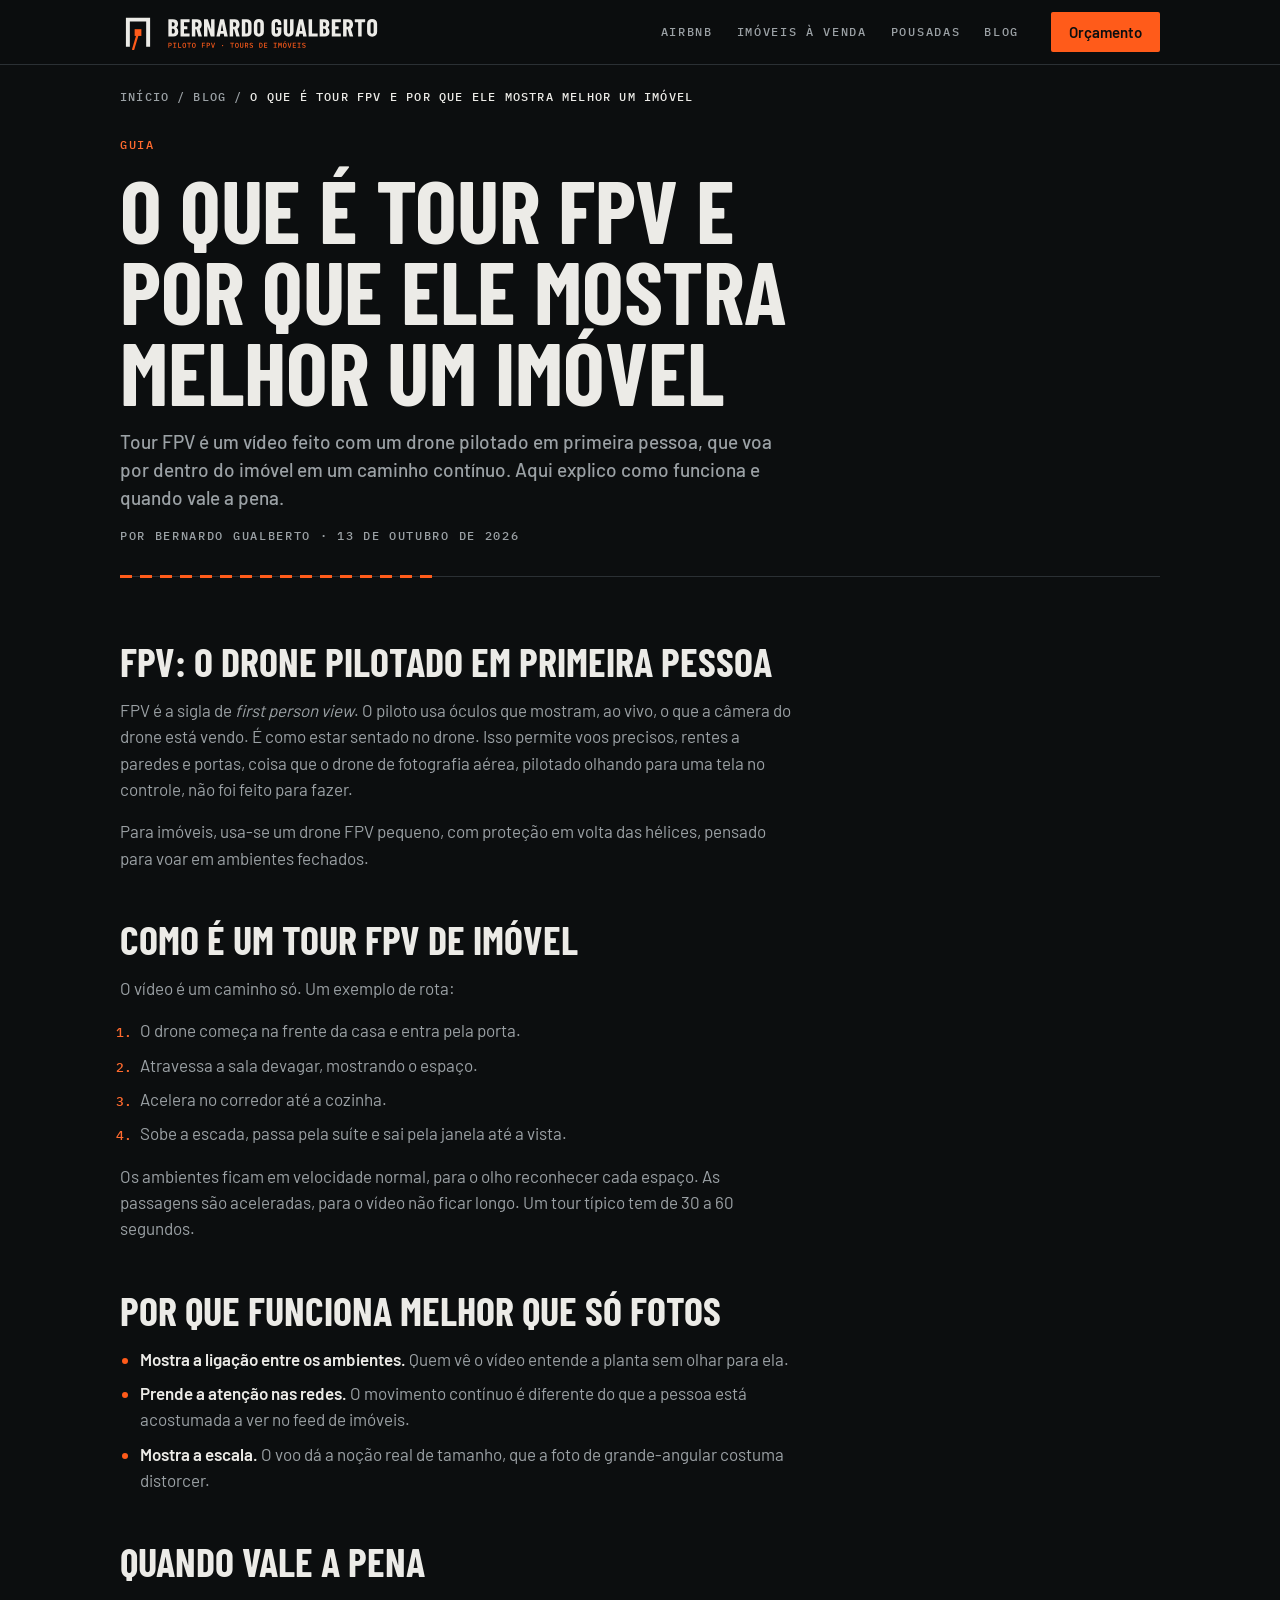
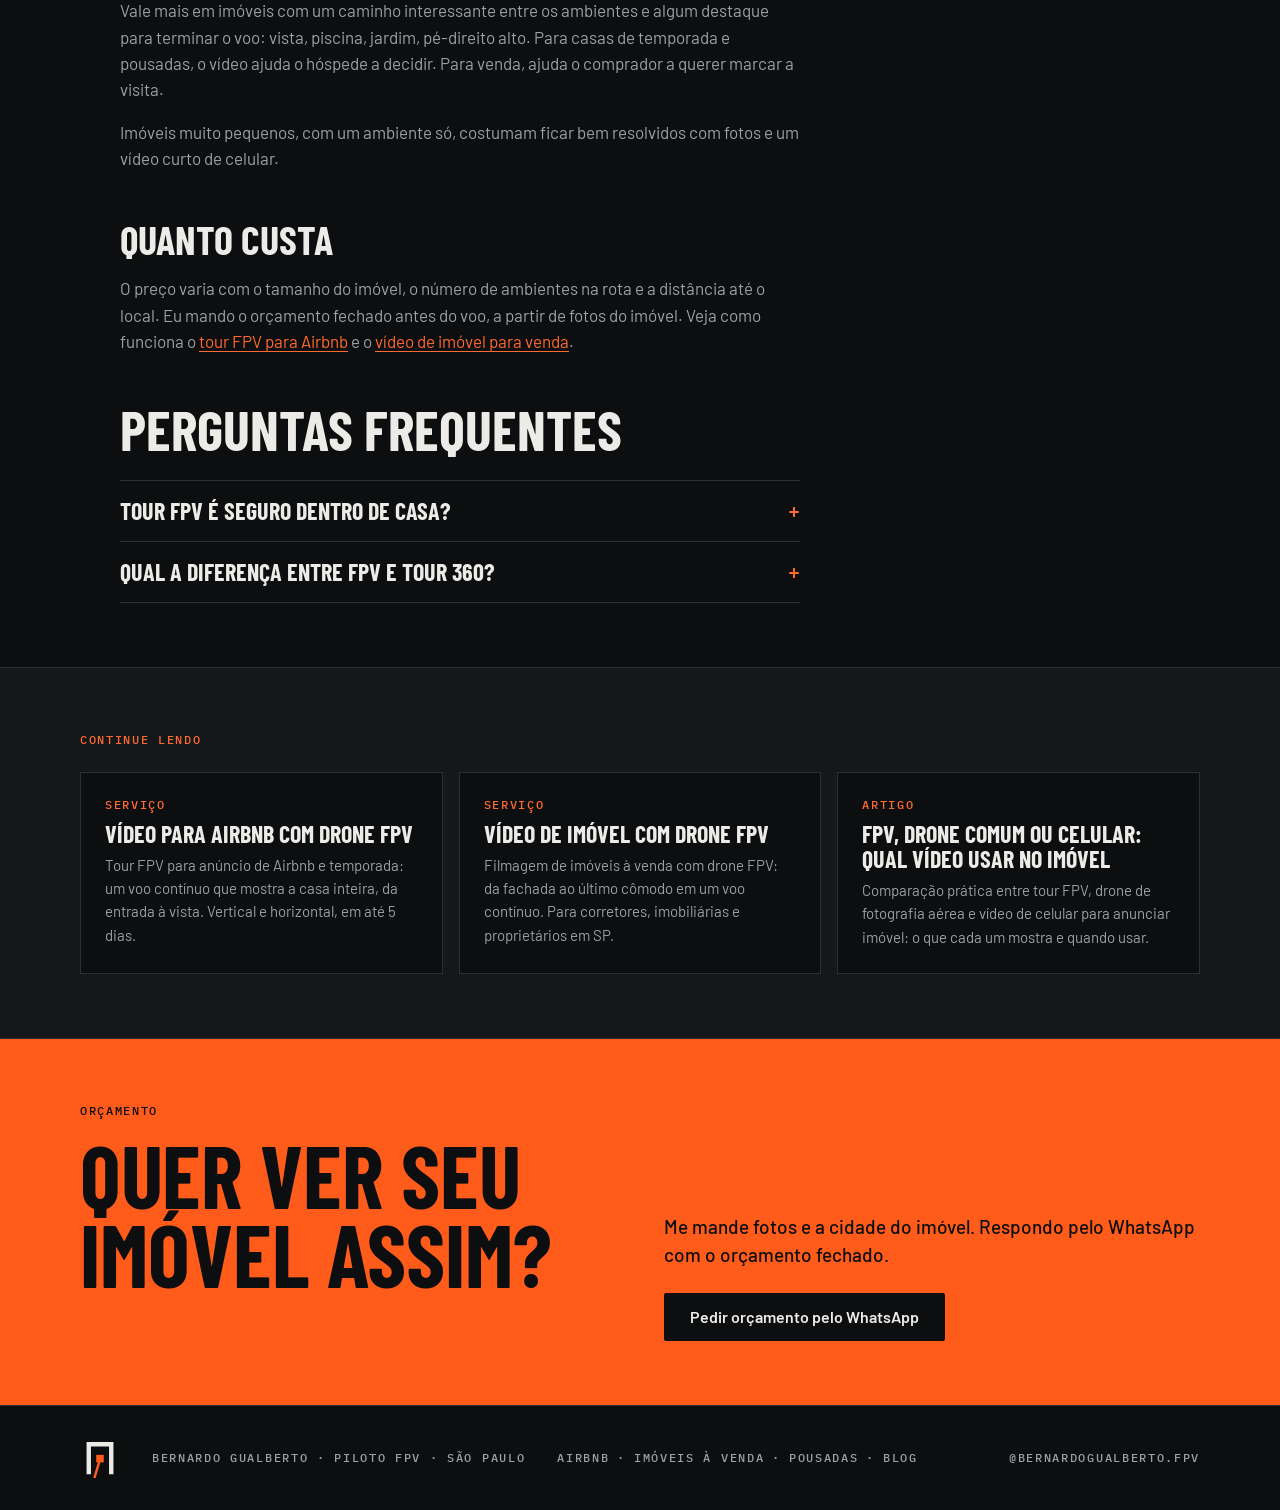
<file: blog/o-que-e-tour-fpv/index.html>
<!doctype html>
<html lang="pt-BR">
<head>
<meta charset="utf-8">
<meta name="viewport" content="width=device-width, initial-scale=1, viewport-fit=cover">
<title>O que é tour FPV e por que ele mostra melhor um imóvel</title>
<meta name="description" content="Entenda o que é um tour FPV, como o drone voa por dentro da casa, o que muda em relação ao drone comum e quando vale a pena para Airbnb e venda.">
<meta name="robots" content="index, follow, max-image-preview:large, max-video-preview:-1">
<meta name="theme-color" content="#0c0e0f">
<link rel="icon" href="/favicon.svg" type="image/svg+xml">
<link rel="apple-touch-icon" href="/assets/apple-touch-icon.png">
<link rel="manifest" href="/site.webmanifest">
<link rel="canonical" href="https://gualbertostudio.com/blog/o-que-e-tour-fpv/">
<meta property="og:type" content="article">
<meta property="og:locale" content="pt_BR">
<meta property="og:site_name" content="Gualberto Studio">
<meta property="og:title" content="O que é tour FPV e por que ele mostra melhor um imóvel">
<meta property="og:description" content="Entenda o que é um tour FPV, como o drone voa por dentro da casa, o que muda em relação ao drone comum e quando vale a pena para Airbnb e venda.">
<meta property="og:url" content="https://gualbertostudio.com/blog/o-que-e-tour-fpv/">
<meta property="og:image" content="https://gualbertostudio.com/assets/og.png">
<meta name="twitter:card" content="summary_large_image">
<link rel="preload" href="/assets/fonts/barlow-condensed-latin-700-normal.woff2" as="font" type="font/woff2" crossorigin>
<link rel="stylesheet" href="/styles.css">
<script type="application/ld+json">
{
 "@context": "https://schema.org",
 "@graph": [
  {
   "@type": "BreadcrumbList",
   "itemListElement": [
    {
     "@type": "ListItem",
     "position": 1,
     "name": "Início",
     "item": "https://gualbertostudio.com/"
    },
    {
     "@type": "ListItem",
     "position": 2,
     "name": "Blog",
     "item": "https://gualbertostudio.com/blog/"
    },
    {
     "@type": "ListItem",
     "position": 3,
     "name": "O que é tour FPV e por que ele mostra melhor um imóvel"
    }
   ]
  },
  {
   "@type": "BlogPosting",
   "@id": "https://gualbertostudio.com/blog/o-que-e-tour-fpv/#artigo",
   "headline": "O que é tour FPV e por que ele mostra melhor um imóvel",
   "description": "Entenda o que é um tour FPV, como o drone voa por dentro da casa, o que muda em relação ao drone comum e quando vale a pena para Airbnb e venda.",
   "datePublished": "2026-10-13",
   "dateModified": "2026-10-13",
   "author": {
    "@type": "Person",
    "@id": "https://gualbertostudio.com/#bernardo",
    "name": "Bernardo Gualberto",
    "jobTitle": "Piloto de drone FPV",
    "url": "https://gualbertostudio.com/",
    "sameAs": [
     "https://www.instagram.com/bernardogualberto.fpv/"
    ]
   },
   "publisher": {
    "@id": "https://gualbertostudio.com/#negocio"
   },
   "image": "https://gualbertostudio.com/assets/og.png",
   "mainEntityOfPage": "https://gualbertostudio.com/blog/o-que-e-tour-fpv/",
   "inLanguage": "pt-BR"
  },
  {
   "@type": "FAQPage",
   "mainEntity": [
    {
     "@type": "Question",
     "name": "Tour FPV é seguro dentro de casa?",
     "acceptedAnswer": {
      "@type": "Answer",
      "text": "O drone usado em tour interno é pequeno e tem proteção nas hélices. O piloto planeja a rota antes, e móveis frágeis, pessoas e animais ficam fora do caminho."
     }
    },
    {
     "@type": "Question",
     "name": "Qual a diferença entre FPV e tour 360?",
     "acceptedAnswer": {
      "@type": "Answer",
      "text": "O tour 360 é uma sequência de fotos panorâmicas em que a pessoa clica para andar. O tour FPV é um vídeo pronto, com ritmo e trilha, que funciona em qualquer rede social sem a pessoa precisar fazer nada."
     }
    }
   ]
  }
 ]
}
</script>
</head>
<body>

<header class="topo">
  <div class="topo__in">
    <a href="/" class="topo__marca" aria-label="Bernardo Gualberto, início">
      <img src="/assets/logos/assinatura-horizontal-noite.svg" alt="Bernardo Gualberto, piloto FPV" width="360" height="64">
    </a>
    <nav class="topo__nav" aria-label="Seções">
      <a href="/tour-fpv-airbnb/">Airbnb</a>
      <a href="/video-imovel-drone-fpv/">Imóveis à venda</a>
      <a href="/filmagem-fpv-pousadas-hoteis/">Pousadas</a>
      <a href="/blog/">Blog</a>
    </nav>
    <a class="btn btn--primario btn--peq js-whats" href="/#contato" data-msg="Oi Bernardo, quero um orçamento de tour FPV.">Orçamento</a>
  </div>
</header>

<main>
  <nav class="trilha" aria-label="Você está em"><a href="/">Início</a> <span aria-hidden="true">/</span> <a href="/blog/">Blog</a> <span aria-hidden="true">/</span> <span aria-current="page">O que é tour FPV e por que ele mostra melhor um imóvel</span></nav>
  <article class="pagina pagina--artigo">
    <header class="pagina__cab">
      <p class="rotulo rotulo--sinal">Guia</p>
      <h1 class="pagina__titulo">O que é tour FPV e por que ele mostra melhor um imóvel</h1>
      <p class="lead">Tour FPV é um vídeo feito com um drone pilotado em primeira pessoa, que voa por dentro do imóvel em um caminho contínuo. Aqui explico como funciona e quando vale a pena.</p>
      <p class="rotulo">Por Bernardo Gualberto · <time datetime="2026-10-13">13 de outubro de 2026</time></p>
    </header>
    <div class="prosa">
<h2>FPV: o drone pilotado em primeira pessoa</h2>
      <p>FPV é a sigla de <em>first person view</em>. O piloto usa óculos que mostram, ao vivo, o que a câmera do drone está vendo. É como estar sentado no drone. Isso permite voos precisos, rentes a paredes e portas, coisa que o drone de fotografia aérea, pilotado olhando para uma tela no controle, não foi feito para fazer.</p>
      <p>Para imóveis, usa-se um drone FPV pequeno, com proteção em volta das hélices, pensado para voar em ambientes fechados.</p>

      <h2>Como é um tour FPV de imóvel</h2>
      <p>O vídeo é um caminho só. Um exemplo de rota:</p>
      <ol>
        <li>O drone começa na frente da casa e entra pela porta.</li>
        <li>Atravessa a sala devagar, mostrando o espaço.</li>
        <li>Acelera no corredor até a cozinha.</li>
        <li>Sobe a escada, passa pela suíte e sai pela janela até a vista.</li>
      </ol>
      <p>Os ambientes ficam em velocidade normal, para o olho reconhecer cada espaço. As passagens são aceleradas, para o vídeo não ficar longo. Um tour típico tem de 30 a 60 segundos.</p>

      <h2>Por que funciona melhor que só fotos</h2>
      <ul>
        <li><strong>Mostra a ligação entre os ambientes.</strong> Quem vê o vídeo entende a planta sem olhar para ela.</li>
        <li><strong>Prende a atenção nas redes.</strong> O movimento contínuo é diferente do que a pessoa está acostumada a ver no feed de imóveis.</li>
        <li><strong>Mostra a escala.</strong> O voo dá a noção real de tamanho, que a foto de grande-angular costuma distorcer.</li>
      </ul>

      <h2>Quando vale a pena</h2>
      <p>Vale mais em imóveis com um caminho interessante entre os ambientes e algum destaque para terminar o voo: vista, piscina, jardim, pé-direito alto. Para casas de temporada e pousadas, o vídeo ajuda o hóspede a decidir. Para venda, ajuda o comprador a querer marcar a visita.</p>
      <p>Imóveis muito pequenos, com um ambiente só, costumam ficar bem resolvidos com fotos e um vídeo curto de celular.</p>

      <h2>Quanto custa</h2>
      <p>O preço varia com o tamanho do imóvel, o número de ambientes na rota e a distância até o local. Eu mando o orçamento fechado antes do voo, a partir de fotos do imóvel. Veja como funciona o <a href="/tour-fpv-airbnb/">tour FPV para Airbnb</a> e o <a href="/video-imovel-drone-fpv/">vídeo de imóvel para venda</a>.</p>
    </div>
    <section class="pagina__faq">
      <h2 class="titulo-secao">Perguntas frequentes</h2>
      <div class="faq">
      <details>
        <summary>Tour FPV é seguro dentro de casa?</summary>
        <p>O drone usado em tour interno é pequeno e tem proteção nas hélices. O piloto planeja a rota antes, e móveis frágeis, pessoas e animais ficam fora do caminho.</p>
      </details>
      <details>
        <summary>Qual a diferença entre FPV e tour 360?</summary>
        <p>O tour 360 é uma sequência de fotos panorâmicas em que a pessoa clica para andar. O tour FPV é um vídeo pronto, com ritmo e trilha, que funciona em qualquer rede social sem a pessoa precisar fazer nada.</p>
      </details>
      </div>
    </section>
  </article>
  <section class="secao secao--alivio relacionados">
  <div>
    <p class="rotulo rotulo--sinal">Continue lendo</p>
    <div class="relacionados__grade">
    <a class="card-link" href="/tour-fpv-airbnb/">
      <span class="rotulo rotulo--sinal">Serviço</span>
      <strong>Vídeo para Airbnb com drone FPV</strong>
      <span>Tour FPV para anúncio de Airbnb e temporada: um voo contínuo que mostra a casa inteira, da entrada à vista. Vertical e horizontal, em até 5 dias.</span>
    </a>
    <a class="card-link" href="/video-imovel-drone-fpv/">
      <span class="rotulo rotulo--sinal">Serviço</span>
      <strong>Vídeo de imóvel com drone FPV</strong>
      <span>Filmagem de imóveis à venda com drone FPV: da fachada ao último cômodo em um voo contínuo. Para corretores, imobiliárias e proprietários em SP.</span>
    </a>
    <a class="card-link" href="/blog/fpv-drone-comum-ou-celular/">
      <span class="rotulo rotulo--sinal">Artigo</span>
      <strong>FPV, drone comum ou celular: qual vídeo usar no imóvel</strong>
      <span>Comparação prática entre tour FPV, drone de fotografia aérea e vídeo de celular para anunciar imóvel: o que cada um mostra e quando usar.</span>
    </a>
    </div>
  </div>
</section>
  <section class="secao contato contato--curto">
  <div class="contato__in">
    <div class="secao__cab">
      <p class="rotulo rotulo--sinal">Orçamento</p>
      <h2 class="contato__titulo">Quer ver seu imóvel assim?</h2>
    </div>
    <div class="contato__acao">
      <p class="lead">Me mande fotos e a cidade do imóvel. Respondo pelo WhatsApp com o orçamento fechado.</p>
      <a class="btn btn--escuro js-whats" href="/#contato" data-msg="Oi Bernardo, quero um orçamento de tour FPV.">Pedir orçamento pelo WhatsApp</a>
    </div>
  </div>
</section>
</main>

<footer class="rodape">
  <div class="rodape__in">
    <img src="/assets/logos/simbolo-noite.svg" alt="" width="40" height="40">
    <p class="rotulo">Bernardo Gualberto · Piloto FPV · São Paulo</p>
    <p class="rodape__links rotulo"><a href="/tour-fpv-airbnb/">Airbnb</a> · <a href="/video-imovel-drone-fpv/">Imóveis à venda</a> · <a href="/filmagem-fpv-pousadas-hoteis/">Pousadas</a> · <a href="/blog/">Blog</a></p>
    <a class="rotulo" href="https://www.instagram.com/bernardogualberto.fpv/" rel="noopener">@bernardogualberto.fpv</a>
  </div>
</footer>

<a class="whats-flutuante js-whats" href="/#contato" data-msg="Oi Bernardo, quero um orçamento de tour FPV." aria-label="Falar no WhatsApp">Orçamento</a>
<script src="/script.js" defer></script>
</body>
</html>
</file>
<file: styles.css>
/* Bernardo Gualberto · Plano de Voo — landing page.
   Layout: coluna editorial de 1120px; hero em duas colunas (texto | quadro de vídeo com OSD),
   seções alternando fundo e alívio, sem cards arredondados nem sombras. Tema único: Noite. */

@font-face { font-family: "Barlow Condensed"; src: url("assets/fonts/barlow-condensed-latin-700-normal.woff2") format("woff2"); font-weight: 700; font-display: swap; }
@font-face { font-family: "Barlow"; src: url("assets/fonts/barlow-latin-400-normal.woff2") format("woff2"); font-weight: 400; font-display: swap; }
@font-face { font-family: "Barlow"; src: url("assets/fonts/barlow-latin-500-normal.woff2") format("woff2"); font-weight: 500; font-display: swap; }
@font-face { font-family: "Barlow"; src: url("assets/fonts/barlow-latin-600-normal.woff2") format("woff2"); font-weight: 600; font-display: swap; }
@font-face { font-family: "IBM Plex Mono"; src: url("assets/fonts/ibm-plex-mono-latin-500-normal.woff2") format("woff2"); font-weight: 500; font-display: swap; }

:root {
  color-scheme: dark;
  --fundo: #0c0e0f;
  --painel: #15181a;
  --alivio: #1e2225;
  --linha: #2b3034;
  --borda: #6b7175;
  --texto: #ecebe7;
  --texto-2: #9ba1a5;
  --sinal: #ff5b1a;
  --sinal-texto: #ff6a2e;
  --sobre-sinal: #0c0e0f;
  --osd: #f5f4f0;
  --osd-fundo: rgba(10, 12, 13, 0.62);

  --font-display: "Barlow Condensed", "Arial Narrow", sans-serif;
  --font-texto: Barlow, "Helvetica Neue", Arial, sans-serif;
  --font-mono: "IBM Plex Mono", ui-monospace, Menlo, monospace;

  --e1: 4px; --e2: 8px; --e3: 12px; --e4: 16px; --e6: 24px; --e8: 32px; --e12: 48px; --e16: 64px;
  --largura: 1120px;
  --gutter: clamp(16px, 4vw, 40px);
}

*, *::before, *::after { box-sizing: border-box; }
html { scroll-behavior: smooth; scroll-padding-top: 80px; }
body { margin: 0; background: var(--fundo); color: var(--texto); font: 400 17px/1.55 var(--font-texto); -webkit-font-smoothing: antialiased; }
img, video { max-width: 100%; display: block; }
a { color: inherit; }
h1, h2, h3 { margin: 0; text-wrap: balance; }
p { margin: 0; }
:focus-visible { outline: 2px solid var(--sinal-texto); outline-offset: 2px; }

.rotulo { font: 500 12px/16px var(--font-mono); letter-spacing: .14em; text-transform: uppercase; color: var(--texto-2); }
.rotulo--sinal { color: var(--sinal-texto); }
.lead { font-size: 19px; line-height: 28px; font-weight: 500; color: var(--texto-2); max-width: 60ch; }
.destaque { color: var(--sinal); }
.nota { font-size: 13px; line-height: 19px; color: var(--texto-2); }

/* Botões */
.btn { display: inline-flex; align-items: center; justify-content: center; gap: var(--e2); font: 600 16px/20px var(--font-texto); padding: var(--e3) var(--e6); border-radius: 2px; border: 2px solid transparent; text-decoration: none; cursor: pointer; transition: background .15s, color .15s, border-color .15s; }
.btn--primario { background: var(--sinal); color: var(--sobre-sinal); }
.btn--primario:hover { background: var(--texto); }
.btn--peq { padding: var(--e2) var(--e4); font-size: 15px; }
.btn--rota { padding-inline: 0; background: none; color: var(--sinal-texto); font: 500 13px/20px var(--font-mono); letter-spacing: .1em; text-transform: uppercase; }
.btn--rota:hover { color: var(--texto); }
.acoes { display: flex; flex-wrap: wrap; align-items: center; gap: var(--e4) var(--e8); }

/* Topo */
.topo { position: sticky; top: env(safe-area-inset-top, 0px); z-index: 10; background: rgba(12, 14, 15, .92); backdrop-filter: blur(8px); border-bottom: 1px solid var(--linha); }
.topo__in { max-width: var(--largura); margin: 0 auto; padding: var(--e3) var(--gutter); display: flex; align-items: center; gap: var(--e8); }
.topo__marca img { width: 260px; height: auto; }
.topo__nav { display: flex; gap: var(--e6); margin-left: auto; }
.topo__nav a { font: 500 12px/16px var(--font-mono); letter-spacing: .14em; text-transform: uppercase; text-decoration: none; color: var(--texto-2); }
.topo__nav a:hover { color: var(--texto); }

/* Hero */
.hero { max-width: var(--largura); margin: 0 auto; padding: var(--e16) var(--gutter) var(--e12); display: grid; grid-template-columns: minmax(0, 5fr) minmax(0, 6fr); gap: var(--e12); align-items: center; }
.hero__texto { display: flex; flex-direction: column; gap: var(--e6); min-width: 0; }
.hero__titulo { font: 700 clamp(56px, 8vw, 104px)/.9 var(--font-display); text-transform: uppercase; letter-spacing: .005em; }
.hero__dados { list-style: none; margin: var(--e2) 0 0; padding: var(--e4) 0 0; border-top: 1px solid var(--linha); display: grid; grid-template-columns: repeat(3, auto); justify-content: start; gap: var(--e8); }
.hero__dados li { display: flex; flex-direction: column; gap: 2px; }
.hero__dados b { font: 700 32px/1 var(--font-display); }
.hero__dados span { font: 500 11px/14px var(--font-mono); letter-spacing: .12em; text-transform: uppercase; color: var(--texto-2); }

/* Quadro de vídeo com OSD */
.quadro { position: relative; margin: 0; aspect-ratio: 16 / 9; width: 100%; max-width: 100%; overflow: hidden; background: var(--alivio); }
.quadro video { width: 100%; height: 100%; object-fit: cover; }
.osd { position: absolute; display: flex; align-items: center; gap: var(--e2); font: 500 12px/16px var(--font-mono); letter-spacing: .06em; color: var(--osd); background: var(--osd-fundo); padding: var(--e1) var(--e2); pointer-events: none; }
.osd--te { top: var(--e3); left: var(--e3); }
.osd--td { top: var(--e3); right: var(--e3); }
.osd--be { bottom: var(--e3); left: var(--e3); }
.osd--bd { position: absolute; bottom: var(--e3); right: var(--e3); }
.osd__rec { width: 9px; height: 9px; border-radius: 50%; background: var(--sinal); animation: rec 1.6s steps(2, jump-none) infinite; }
.osd__marca { width: 22px; height: 22px; opacity: .8; }
@keyframes rec { 50% { opacity: .2; } }
/* a rota tracejada que corta a base do hero */
.hero__video::after { content: ""; position: absolute; left: 0; right: 0; bottom: 0; height: 3px; background: repeating-linear-gradient(90deg, var(--sinal) 0 12px, transparent 12px 20px); }

/* Seções */
.secao { padding: var(--e16) var(--gutter); }
.secao > * { max-width: var(--largura); margin-inline: auto; }
.secao--alivio { background: var(--painel); border-block: 1px solid var(--linha); }
.secao__cab { display: flex; flex-direction: column; gap: var(--e4); margin-bottom: var(--e12); }
.titulo-secao { font: 700 clamp(36px, 5vw, 56px)/.95 var(--font-display); text-transform: uppercase; max-width: 22ch; }

/* Para quem */
.publicos { display: grid; grid-template-columns: repeat(3, minmax(0, 1fr)); gap: 0; border-top: 1px solid var(--linha); }
.publico { display: flex; flex-direction: column; gap: var(--e3); padding: var(--e6) var(--e6) var(--e6) 0; }
.publico + .publico { padding-left: var(--e6); border-left: 1px solid var(--linha); }
.publico h3 { font: 700 28px/1 var(--font-display); text-transform: uppercase; }
.publico p:last-child { color: var(--texto-2); }

/* Rota de voo */
.rota-grid { display: grid; grid-template-columns: minmax(0, 6fr) minmax(0, 5fr); gap: var(--e12); align-items: start; }
.rota { margin: 0; display: flex; flex-direction: column; gap: var(--e3); }
.rota svg { width: 100%; height: auto; background-image: radial-gradient(var(--linha) 1.2px, transparent 1.2px); background-size: 20px 20px; }
.rota .parede { fill: none; stroke: var(--texto-2); stroke-width: 2; }
.rota .linha-rota { fill: none; stroke: var(--sinal); stroke-width: 3; stroke-dasharray: 12 8; animation: voo 1.2s linear infinite; }
.rota .wp { fill: var(--sinal); }
.rota .wp-txt { fill: var(--sinal-texto); font: 500 11px var(--font-mono); letter-spacing: .12em; }
.rota .amb { fill: var(--texto-2); font: 500 11px var(--font-mono); letter-spacing: .1em; }
.rota .vel { fill: var(--texto); font: 700 18px var(--font-display); }
@keyframes voo { to { stroke-dashoffset: -20; } }
.passos { list-style: none; margin: 0; padding: 0; display: flex; flex-direction: column; }
.passos li { display: grid; grid-template-columns: 48px minmax(0, 1fr); gap: var(--e4); padding: var(--e4) 0; border-top: 1px solid var(--linha); }
.passos li:last-child { border-bottom: 1px solid var(--linha); }
.passos__n { font: 500 13px/28px var(--font-mono); letter-spacing: .1em; color: var(--sinal-texto); }
.passos h3 { font: 700 24px/28px var(--font-display); text-transform: uppercase; }
.passos p { color: var(--texto-2); margin-top: var(--e1); }

/* Portfólio */
.portfolio { display: grid; grid-template-columns: repeat(2, minmax(0, 1fr)); gap: var(--e8); }
.ficha { display: flex; flex-direction: column; background: var(--painel); border: 1px solid var(--linha); min-width: 0; }
.ficha__corpo { display: flex; flex-direction: column; gap: var(--e3); padding: var(--e6); }
.ficha h3 { font: 700 32px/1 var(--font-display); text-transform: uppercase; }
.ficha p { color: var(--texto-2); }
.ficha dl { margin: var(--e2) 0 0; padding-top: var(--e4); border-top: 1px solid var(--linha); display: grid; grid-template-columns: auto 1fr; gap: var(--e2) var(--e6); }
.ficha dt { font: 500 11px/20px var(--font-mono); letter-spacing: .14em; text-transform: uppercase; color: var(--texto-2); }
.ficha dd { margin: 0; font: 500 15px/20px var(--font-mono); font-variant-numeric: tabular-nums; }
.ficha--vaga { border-style: dashed; border-color: var(--borda); }
.quadro--vazio { display: grid; place-items: center; background-color: var(--fundo); background-image: radial-gradient(var(--linha) 1.5px, transparent 1.5px); background-size: 24px 24px; }
.quadro--vazio .rotulo { color: var(--sinal-texto); }

/* Pacote */
.pacote { display: grid; grid-template-columns: minmax(0, 5fr) minmax(0, 6fr); gap: var(--e12); align-items: start; }
.pacote .secao__cab { margin-bottom: 0; }
.entregas { list-style: none; margin: 0; padding: 0; border-top: 1px solid var(--linha); }
.entregas li { display: grid; grid-template-columns: 14px minmax(0, 1fr); column-gap: var(--e4); padding: var(--e4) 0; border-bottom: 1px solid var(--linha); }
.entregas li::before { content: ""; width: 10px; height: 10px; margin-top: 7px; background: var(--sinal); grid-row: span 2; }
.entregas b { font-weight: 600; }
.entregas span { color: var(--texto-2); font-size: 15px; }

/* Sobre */
.sobre { display: grid; grid-template-columns: 260px minmax(0, 1fr); gap: var(--e12); align-items: center; }
.sobre__marca { width: 250px; height: auto; }
.sobre__texto { display: flex; flex-direction: column; gap: var(--e4); max-width: 62ch; }
.sobre__texto p { color: var(--texto-2); }

/* FAQ */
.faq { display: flex; flex-direction: column; border-top: 1px solid var(--linha); }
.faq details { border-bottom: 1px solid var(--linha); }
.faq summary { list-style: none; cursor: pointer; display: flex; justify-content: space-between; gap: var(--e4); padding: var(--e4) 0; font: 700 24px/28px var(--font-display); text-transform: uppercase; }
.faq summary::-webkit-details-marker { display: none; }
.faq summary::after { content: "+"; font: 500 20px/28px var(--font-mono); color: var(--sinal-texto); }
.faq details[open] summary::after { content: "−"; }
.faq details p { padding-bottom: var(--e6); color: var(--texto-2); max-width: 65ch; }

/* Contato */
.contato { background: var(--sinal); color: var(--sobre-sinal); }
.contato__in { display: grid; grid-template-columns: minmax(0, 1fr) minmax(0, 1fr); gap: var(--e12); align-items: start; }
.contato .rotulo--sinal, .contato .lead { color: var(--sobre-sinal); }
.contato__titulo { font: 700 clamp(48px, 7vw, 88px)/.9 var(--font-display); text-transform: uppercase; }
.form { display: flex; flex-direction: column; gap: var(--e2); background: var(--fundo); color: var(--texto); padding: var(--e8); }
.form label { font: 500 12px/16px var(--font-mono); letter-spacing: .14em; text-transform: uppercase; color: var(--texto-2); margin-top: var(--e3); }
.form input, .form select { font: 400 17px/24px var(--font-texto); color: var(--texto); background: var(--painel); border: 1px solid var(--borda); border-radius: 2px; padding: var(--e3); width: 100%; }
.form input:focus, .form select:focus { outline: 2px solid var(--sinal-texto); outline-offset: 2px; }
.form .btn { margin-top: var(--e6); }
.form__erro { color: var(--sinal-texto); font-size: 14px; margin-top: var(--e2); }

/* Rodapé */
.rodape { border-top: 1px solid var(--linha); padding: var(--e8) var(--gutter) calc(var(--e8) + env(safe-area-inset-bottom, 0px)); }
.rodape__in { max-width: var(--largura); margin: 0 auto; display: flex; flex-wrap: wrap; align-items: center; gap: var(--e4) var(--e8); }
.rodape__in a { margin-left: auto; text-decoration: none; }
.rodape__in a:hover { color: var(--texto); }

/* Botão flutuante (só no celular) */
.whats-flutuante { display: none; }

@media (max-width: 900px) {
  .topo__nav { display: none; }
  .topo__in { justify-content: space-between; }
  .topo__marca img { width: 200px; }
  .hero, .rota-grid, .pacote, .contato__in { grid-template-columns: minmax(0, 1fr); }
  .hero { padding-top: var(--e8); gap: var(--e8); }
  .hero__video { order: -1; }
  .publicos { grid-template-columns: minmax(0, 1fr); }
  .publico, .publico + .publico { padding: var(--e6) 0; border-left: 0; }
  .publico + .publico { border-top: 1px solid var(--linha); }
  .portfolio { grid-template-columns: minmax(0, 1fr); }
  .sobre { grid-template-columns: minmax(0, 1fr); gap: var(--e8); }
  .sobre__marca { width: 180px; }
  .secao { padding-block: var(--e12); }
  .secao__cab { margin-bottom: var(--e8); }
  .form { padding: var(--e6); }
  .rodape__in a { margin-left: 0; }
  .whats-flutuante { display: inline-flex; position: fixed; right: var(--e4); bottom: calc(var(--e4) + env(safe-area-inset-bottom, 0px)); z-index: 20; background: var(--sinal); color: var(--sobre-sinal); font: 600 15px/20px var(--font-texto); padding: var(--e3) var(--e6); border-radius: 2px; text-decoration: none; }
}
@media (max-width: 420px) {
  .hero__dados { gap: var(--e4); }
  .hero__dados b { font-size: 26px; }
  .topo .btn--peq { display: none; }
}
@media (prefers-reduced-motion: reduce) {
  html { scroll-behavior: auto; }
  .rota .linha-rota, .osd__rec { animation: none; }
}

/* Páginas internas (serviços, blog e artigos) — geradas por seo/build.py */
.trilha { max-width: var(--largura); margin: 0 auto; padding: var(--e6) var(--gutter) 0; font: 500 12px/16px var(--font-mono); letter-spacing: .1em; text-transform: uppercase; color: var(--texto-2); display: flex; flex-wrap: wrap; gap: var(--e2); }
.trilha a { text-decoration: none; color: var(--texto-2); }
.trilha a:hover { color: var(--texto); }
.trilha [aria-current] { color: var(--texto); }
.pagina { max-width: var(--largura); margin: 0 auto; padding: var(--e8) var(--gutter) var(--e16); }
.pagina__cab { display: flex; flex-direction: column; gap: var(--e4); padding-bottom: var(--e8); margin-bottom: var(--e8); border-bottom: 1px solid var(--linha); position: relative; }
.pagina__cab::after { content: ""; position: absolute; left: 0; bottom: -2px; width: min(320px, 60%); height: 3px; background: repeating-linear-gradient(90deg, var(--sinal) 0 12px, transparent 12px 20px); }
.pagina__titulo { font: 700 clamp(44px, 7vw, 88px)/.92 var(--font-display); text-transform: uppercase; max-width: 18ch; }
.prosa { max-width: 68ch; display: flex; flex-direction: column; gap: var(--e4); }
.prosa h2 { font: 700 clamp(28px, 4vw, 40px)/1 var(--font-display); text-transform: uppercase; margin-top: var(--e8); }
.prosa p, .prosa li { color: var(--texto-2); }
.prosa strong { color: var(--texto); font-weight: 600; }
.prosa a { color: var(--sinal-texto); text-underline-offset: 3px; }
.prosa a:hover { color: var(--texto); }
.prosa ul, .prosa ol { margin: 0; padding-left: 1.2em; display: flex; flex-direction: column; gap: var(--e2); }
.prosa ul li::marker { color: var(--sinal); }
.prosa ol li::marker { color: var(--sinal-texto); font-family: var(--font-mono); font-size: 13px; }
.tabela-rolagem { overflow-x: auto; border: 1px solid var(--linha); }
.prosa table { border-collapse: collapse; width: 100%; min-width: 620px; font-size: 15px; }
.prosa th, .prosa td { text-align: left; vertical-align: top; padding: var(--e3) var(--e4); border-bottom: 1px solid var(--linha); color: var(--texto-2); }
.prosa thead th { font: 500 11px/16px var(--font-mono); letter-spacing: .12em; text-transform: uppercase; color: var(--sinal-texto); background: var(--painel); }
.prosa tbody th { color: var(--texto); font-weight: 600; }
.pagina__faq { margin-top: var(--e12); display: flex; flex-direction: column; gap: var(--e6); max-width: 68ch; }
.relacionados > div { max-width: var(--largura); margin: 0 auto; display: flex; flex-direction: column; gap: var(--e6); }
.relacionados__grade { display: grid; grid-template-columns: repeat(3, minmax(0, 1fr)); gap: var(--e4); }
.relacionados__grade--lista { grid-template-columns: repeat(2, minmax(0, 1fr)); }
.card-link { display: flex; flex-direction: column; gap: var(--e2); padding: var(--e6); background: var(--fundo); border: 1px solid var(--linha); text-decoration: none; min-width: 0; transition: border-color .15s; }
.card-link:hover { border-color: var(--sinal); }
.card-link strong { font: 700 24px/1.05 var(--font-display); text-transform: uppercase; color: var(--texto); }
.card-link span:last-child { color: var(--texto-2); font-size: 15px; }
.contato--curto .contato__in { align-items: end; }
.contato__acao { display: flex; flex-direction: column; gap: var(--e6); align-items: flex-start; }
.btn--escuro { background: var(--fundo); color: var(--texto); }
.btn--escuro:hover { background: var(--painel); }
.rodape__links { display: flex; flex-wrap: wrap; gap: var(--e2); }
.rodape__links a { text-decoration: none; }
.rodape__links a:hover { color: var(--texto); }
.publico .btn--rota { margin-top: auto; align-self: flex-start; }
.erro404 { max-width: var(--largura); margin: 0 auto; padding: var(--e16) var(--gutter); display: flex; flex-direction: column; gap: var(--e6); align-items: flex-start; }
@media (max-width: 900px) {
  .relacionados__grade, .relacionados__grade--lista { grid-template-columns: minmax(0, 1fr); }
  .pagina { padding-bottom: var(--e12); }
}
.pagina--blog .prosa { max-width: none; }
</file>
